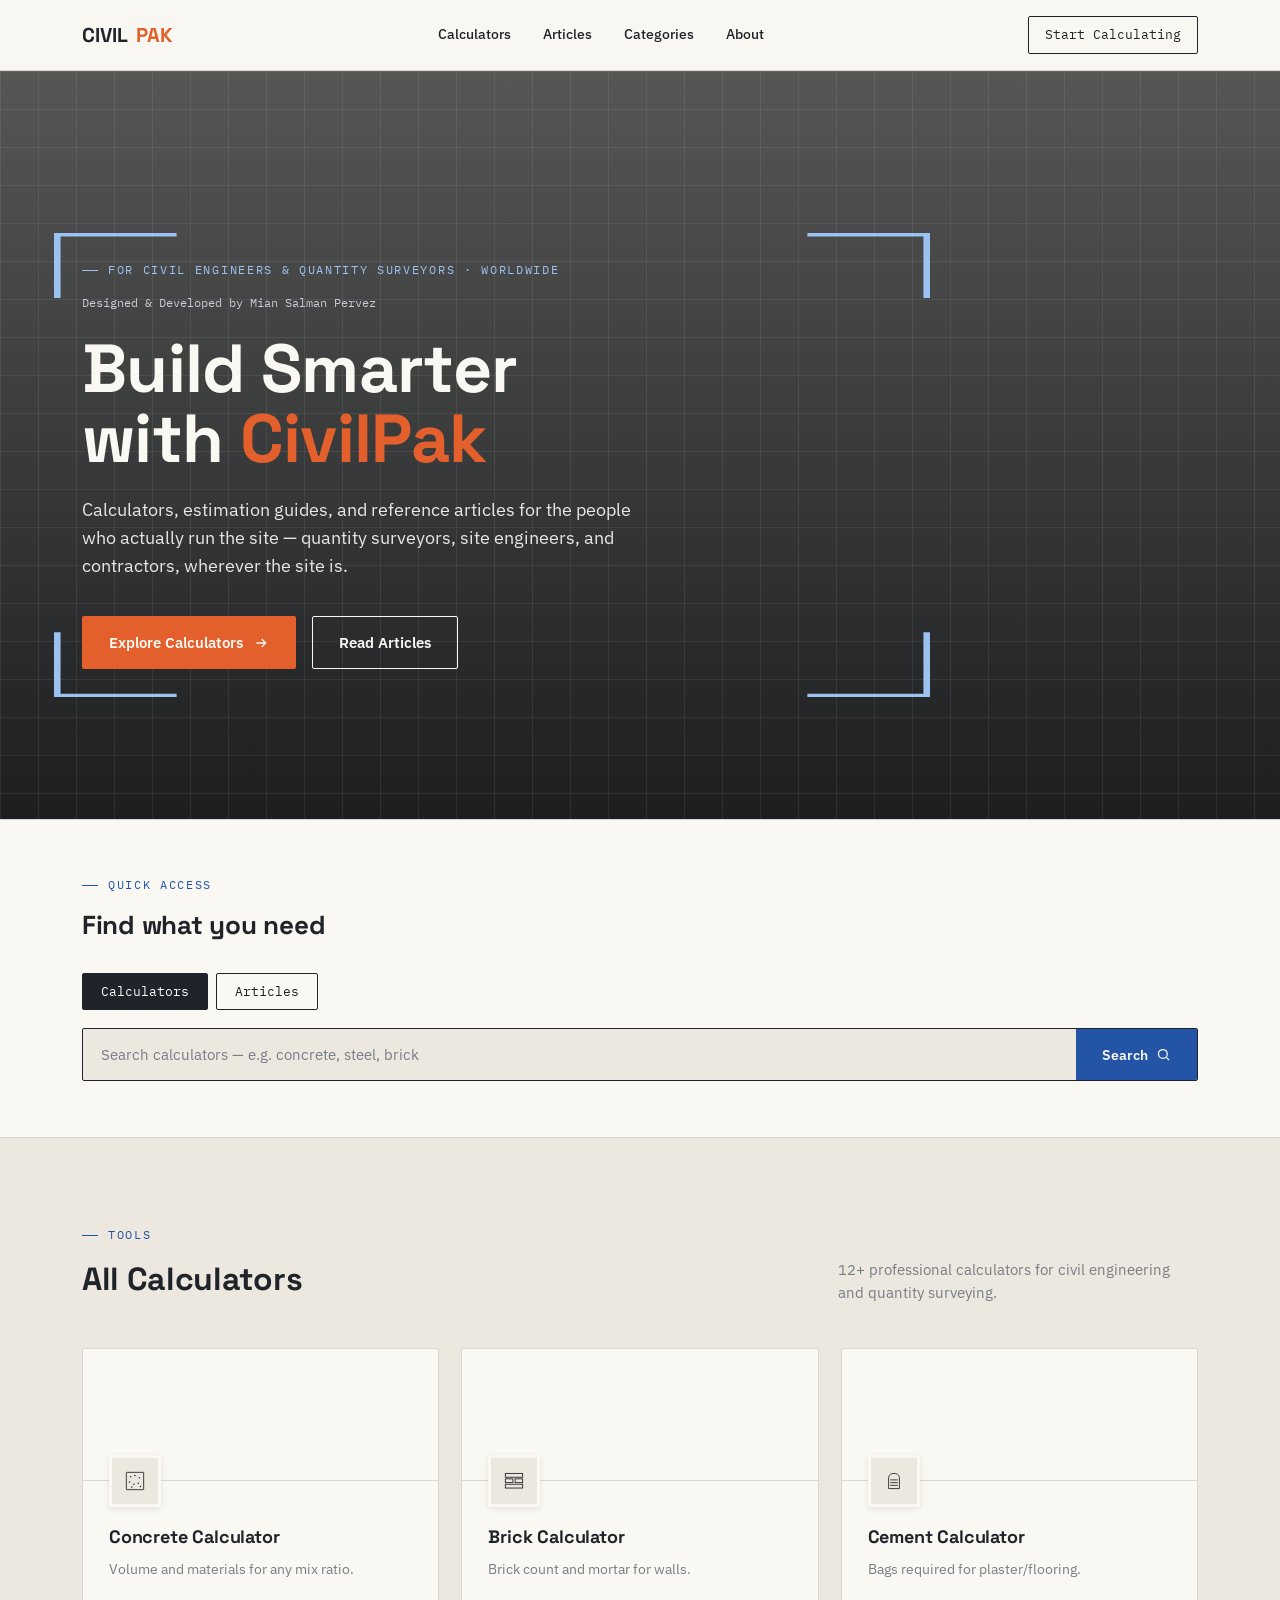
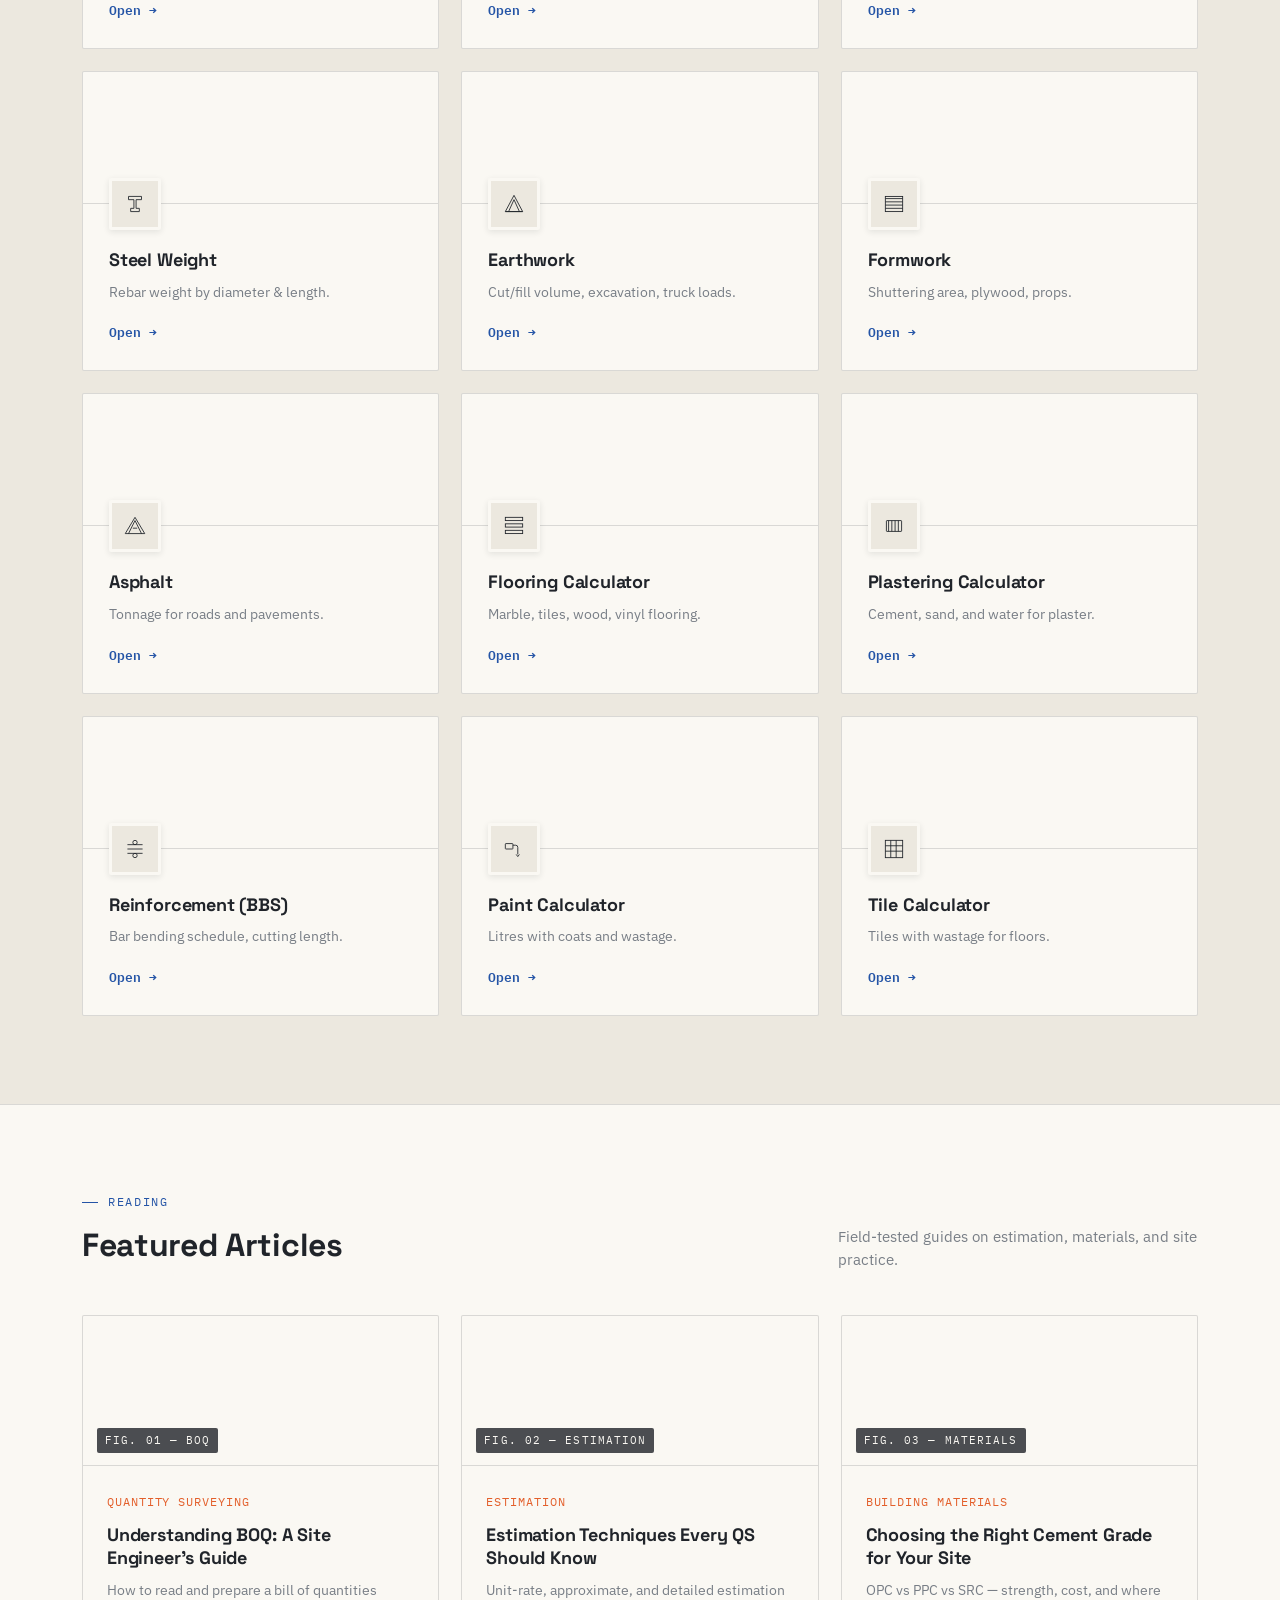
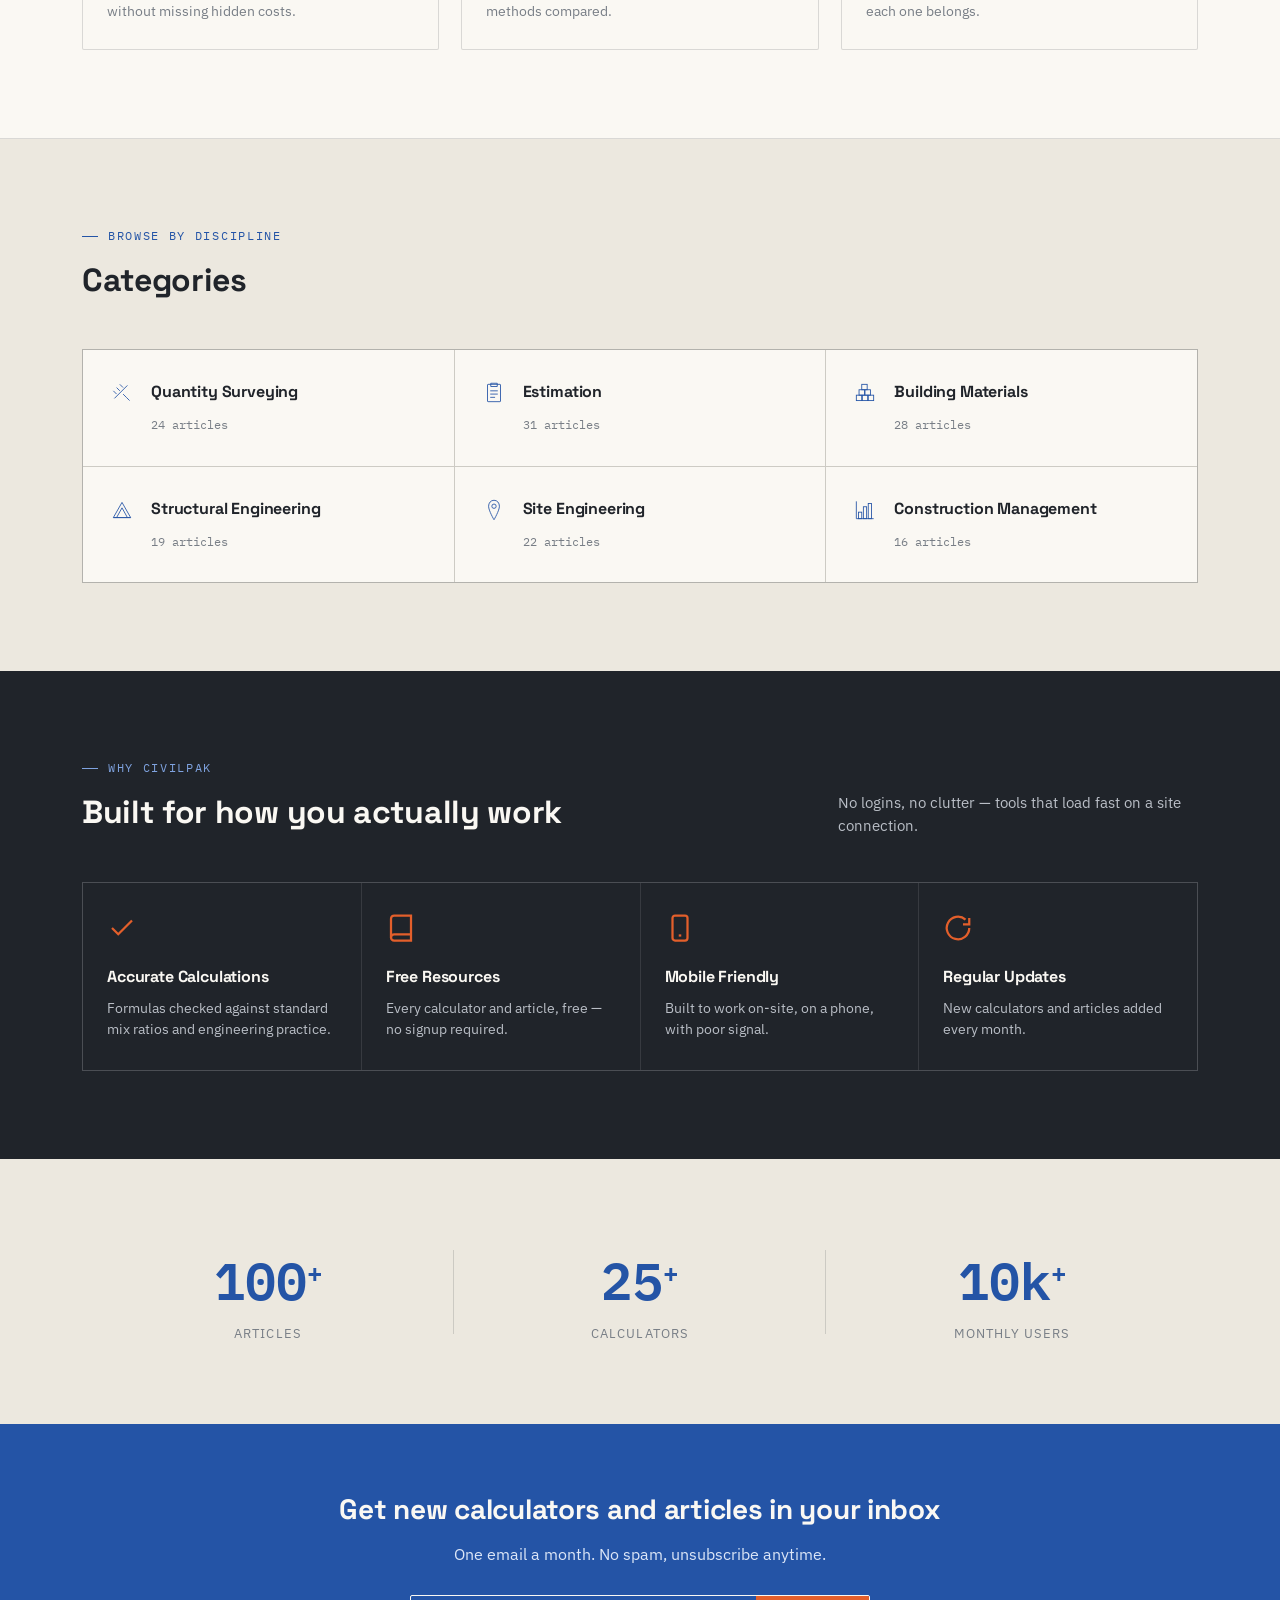
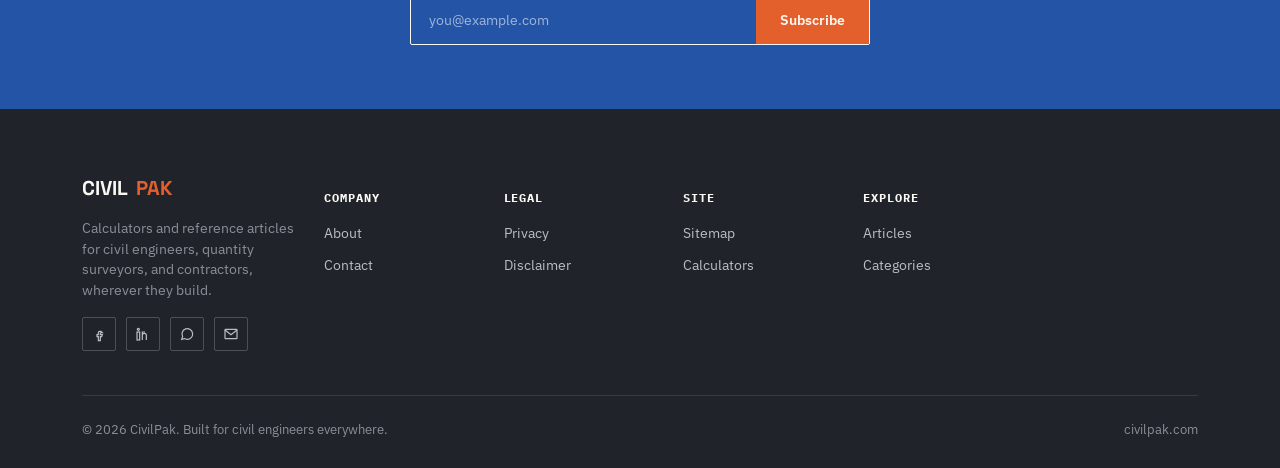
<file: index.html>
<!DOCTYPE html>
<html lang="en">
<head>
<meta charset="UTF-8">
<meta name="viewport" content="width=device-width, initial-scale=1.0">
<title>CivilPak — Build Smarter</title>
<link rel="preconnect" href="https://fonts.googleapis.com">
<link rel="preconnect" href="https://fonts.gstatic.com" crossorigin>
<link href="https://fonts.googleapis.com/css2?family=Space+Grotesk:wght@500;600;700&family=IBM+Plex+Sans:wght@400;500;600;700&family=IBM+Plex+Mono:wght@400;500;600&display=swap" rel="stylesheet">
<style>
  :root{
    --concrete:#ECE8DF;
    --chalk:#FAF8F3;
    --graphite:#20242A;
    --blueprint:#2454A6;
    --blueprint-soft:#2454A61a;
    --orange:#E35F2B;
    --steel:#787E86;
    --line:#20242A26;
    --radius:2px;
    --green:#2D7D46;
    --green-soft:#2D7D461a;
  }

  *{ box-sizing:border-box; }
  html{ scroll-behavior:smooth; }
  body{
    margin:0;
    background:var(--concrete);
    color:var(--graphite);
    font-family:'IBM Plex Sans', sans-serif;
    font-size:16px;
    line-height:1.55;
    -webkit-font-smoothing:antialiased;
  }
  h1,h2,h3{
    font-family:'Space Grotesk', sans-serif;
    margin:0;
    letter-spacing:-0.01em;
  }
  p{ margin:0; }
  a{ color:inherit; text-decoration:none; }
  ul{ margin:0; padding:0; list-style:none; }
  button{ font-family:inherit; cursor:pointer; }
  input{ font-family:inherit; }

  .eyebrow{
    font-family:'IBM Plex Mono', monospace;
    font-size:12px;
    letter-spacing:.14em;
    text-transform:uppercase;
    color:var(--blueprint);
    display:flex;
    align-items:center;
    gap:10px;
  }
  .eyebrow::before{
    content:"";
    width:16px;
    height:1px;
    background:var(--blueprint);
    display:inline-block;
  }

  .wrap{
    max-width:1180px;
    margin:0 auto;
    padding:0 32px;
  }

  .grid-bg{
    background-image:
      linear-gradient(var(--line) 1px, transparent 1px),
      linear-gradient(90deg, var(--line) 1px, transparent 1px);
    background-size:38px 38px;
  }

  .nav{
    position:sticky; top:0; z-index:50;
    background:rgba(250,248,243,.92);
    backdrop-filter:blur(6px);
    border-bottom:1px solid var(--line);
  }
  .nav-inner{
    max-width:1180px; margin:0 auto; padding:16px 32px;
    display:flex; align-items:center; justify-content:space-between;
  }
  .logo{
    font-family:'Space Grotesk', sans-serif;
    font-weight:700; font-size:20px;
    display:flex; align-items:center; gap:8px;
  }
  .logo .dot{ color:var(--orange); }
  .nav-links{ display:flex; gap:32px; font-size:14px; font-weight:500; }
  .nav-links a{ position:relative; }
  .nav-links a:hover{ color:var(--blueprint); }
  .nav-cta{
    font-family:'IBM Plex Mono', monospace;
    font-size:13px;
    border:1px solid var(--graphite);
    padding:8px 16px;
    border-radius:var(--radius);
  }
  .nav-cta:hover{ background:var(--graphite); color:var(--chalk); }

  .hero{
    position:relative;
    padding:190px 0 150px;
    overflow:hidden;
    color:var(--chalk);
  }
  .hero-photo{
    position:absolute; inset:0;
    background-image:url('https://images.unsplash.com/photo-1723367194881-fe2e53534170?fm=jpg&q=80&w=2600&auto=format&fit=crop');
    background-size:cover;
    background-position:center 40%;
  }
  .hero-scrim{
    position:absolute; inset:0;
    background:linear-gradient(180deg, rgba(15,17,20,.68) 0%, rgba(15,17,20,.82) 55%, rgba(15,17,20,.94) 100%);
  }
  .hero-grid{
    position:absolute; inset:0;
    background-image:
      linear-gradient(rgba(255,255,255,.07) 1px, transparent 1px),
      linear-gradient(90deg, rgba(255,255,255,.07) 1px, transparent 1px);
    background-size:38px 38px;
  }
  .hero .wrap{ position:relative; z-index:2; }
  .hero-frame{
    position:relative;
    max-width:820px;
  }
  .hero-frame svg.brackets{
    position:absolute;
    inset:-28px -28px -28px -28px;
    width:calc(100% + 56px);
    height:calc(100% + 56px);
    pointer-events:none;
  }
  .brackets path{
    stroke:#9CC2F2;
    stroke-width:1.5;
    fill:none;
    stroke-dasharray:220;
    stroke-dashoffset:220;
    animation:draw 1.1s ease forwards .15s;
  }
  @keyframes draw{ to{ stroke-dashoffset:0; } }
  .hero .eyebrow{ color:#9CC2F2; }
  .hero .eyebrow::before{ background:#9CC2F2; }
  .credit-line{
    font-family:'IBM Plex Mono', monospace;
    font-size:12px;
    color:#C7CDD5;
    margin-top:14px;
  }
  .hero h1{
    font-size:clamp(38px, 6vw, 68px);
    font-weight:700;
    line-height:1.03;
    margin:22px 0 22px;
    color:var(--chalk);
  }
  .hero h1 .accent{ color:var(--orange); }
  .hero p.sub{
    font-size:18px;
    color:#E4E7EB;
    max-width:560px;
    margin-bottom:36px;
  }
  .cta-row{ display:flex; gap:16px; flex-wrap:wrap; }
  .btn{
    font-weight:600;
    font-size:15px;
    padding:14px 26px;
    border-radius:var(--radius);
    display:inline-flex; align-items:center; gap:10px;
    border:1px solid transparent;
    transition:transform .15s ease, box-shadow .15s ease;
  }
  .btn:hover{ transform:translateY(-2px); }
  .btn-primary{ background:var(--orange); color:var(--chalk); }
  .btn-primary:hover{ box-shadow:0 6px 0 0 #00000040; }
  .btn-secondary{ background:transparent; color:var(--chalk); border:1px solid var(--chalk); }
  .btn-secondary:hover{ background:var(--chalk); color:var(--graphite); }

  .search{
    background:var(--chalk);
    border-top:1px solid var(--line);
    border-bottom:1px solid var(--line);
    padding:56px 0;
  }
  .search-head{ display:flex; align-items:baseline; justify-content:space-between; margin-bottom:28px; flex-wrap:wrap; gap:12px; }
  .search-head h2{ font-size:26px; }
  .tabs{ display:flex; gap:8px; margin-bottom:18px; }
  .tab{
    font-family:'IBM Plex Mono', monospace;
    font-size:13px;
    padding:9px 18px;
    border:1px solid var(--graphite);
    border-radius:var(--radius);
    background:transparent;
    color:var(--graphite);
  }
  .tab[aria-selected="true"]{ background:var(--graphite); color:var(--chalk); }
  .search-box{
    display:flex;
    border:1.5px solid var(--graphite);
    border-radius:var(--radius);
    overflow:hidden;
    background:var(--concrete);
  }
  .search-box input{
    flex:1; border:none; background:transparent; padding:16px 18px;
    font-size:15px; color:var(--graphite); outline:none;
  }
  .search-box input::placeholder{ color:var(--steel); }
  .search-box button{
    border:none; background:var(--blueprint); color:var(--chalk);
    padding:0 26px; font-weight:600; font-size:14px;
    display:flex; align-items:center; gap:8px;
  }
  .search-box button:hover{ background:#1c407f; }

  .section{ padding:88px 0; }
  .section-head{
    display:flex; justify-content:space-between; align-items:flex-end;
    margin-bottom:44px; flex-wrap:wrap; gap:16px;
  }
  .section-head h2{ font-size:32px; margin-top:10px; }
  .section-head .desc{ color:var(--steel); font-size:15px; max-width:360px; }

  .calc-grid{
    display:grid;
    grid-template-columns:repeat(3, 1fr);
    gap:22px;
  }
  .calc-card{
    background:var(--chalk);
    border:1px solid var(--line);
    border-radius:var(--radius);
    overflow:hidden;
    transition:transform .18s ease, border-color .18s ease;
    opacity:0; transform:translateY(16px);
  }
  .calc-card.in-view{ opacity:1; transform:translateY(0); transition:opacity .5s ease, transform .5s ease; }
  .calc-card:hover{ transform:translateY(-4px); border-color:var(--blueprint); }
  .calc-photo{
    height:132px;
    background-size:cover;
    background-position:center;
    border-bottom:1px solid var(--line);
  }
  .calc-body{ padding:0 26px 26px; }
  .calc-icon{
    width:52px; height:52px;
    border-radius:var(--radius);
    display:flex; align-items:center; justify-content:center;
    margin-top:-26px;
    margin-bottom:16px;
    background:var(--concrete);
    border:3px solid var(--chalk);
    box-shadow:0 2px 6px #20242a1a;
  }
  .calc-icon svg{ width:26px; height:26px; stroke:var(--graphite); }
  .calc-card h3{ font-size:18px; margin-bottom:8px; }
  .calc-card p{ font-size:14px; color:var(--steel); margin-bottom:16px; }
  .calc-link{
    font-family:'IBM Plex Mono', monospace;
    font-size:12.5px; color:var(--blueprint); font-weight:600;
    display:inline-flex; align-items:center; gap:6px;
    cursor:pointer;
    border:none;
    background:none;
    padding:0;
  }
  .calc-card:hover .calc-link{ text-decoration:underline; }

  .modal-overlay {
    display:none;
    position:fixed;
    inset:0;
    background:rgba(0,0,0,.7);
    z-index:1000;
    align-items:center;
    justify-content:center;
    padding:20px;
    backdrop-filter:blur(4px);
  }
  .modal-overlay.active{ display:flex; }
  .modal {
    background:var(--chalk);
    max-width:600px;
    width:100%;
    border-radius:var(--radius);
    padding:40px 36px;
    max-height:90vh;
    overflow-y:auto;
    border:1px solid var(--line);
    position:relative;
    animation:modalIn .3s ease;
  }
  @keyframes modalIn {
    from{ opacity:0; transform:scale(.96) translateY(12px); }
    to{ opacity:1; transform:scale(1) translateY(0); }
  }
  .modal-close {
    position:absolute;
    top:16px; right:20px;
    font-size:28px;
    background:none;
    border:none;
    color:var(--steel);
    cursor:pointer;
    line-height:1;
  }
  .modal-close:hover{ color:var(--graphite); }
  .modal h2{ font-size:26px; margin-bottom:8px; }
  .modal .subtitle{ color:var(--steel); font-size:14px; margin-bottom:24px; }
  .form-group{ margin-bottom:18px; }
  .form-group label{ display:block; font-weight:600; font-size:14px; margin-bottom:5px; }
  .form-group input, .form-group select{
    width:100%;
    padding:12px 14px;
    border:1.5px solid var(--line);
    border-radius:var(--radius);
    font-size:15px;
    background:var(--concrete);
    transition:border .15s;
  }
  .form-group input:focus, .form-group select:focus{
    outline:none;
    border-color:var(--blueprint);
  }
  .result-box{
    background:var(--blueprint-soft);
    padding:20px 22px;
    border-radius:var(--radius);
    margin-top:20px;
    border-left:4px solid var(--blueprint);
  }
  .result-box h4{
    font-size:13px;
    text-transform:uppercase;
    letter-spacing:.06em;
    color:var(--steel);
    margin-bottom:8px;
  }
  .result-box .value{
    font-family:'IBM Plex Mono', monospace;
    font-size:28px;
    font-weight:600;
    color:var(--graphite);
  }
  .result-box .value small{
    font-size:16px;
    font-weight:400;
    color:var(--steel);
    margin-left:8px;
  }
  .result-detail{
    display:grid;
    grid-template-columns:1fr 1fr;
    gap:8px;
    margin-top:10px;
    font-size:14px;
  }
  .result-detail span{ color:var(--steel); }
  .result-detail strong{ color:var(--graphite); }
  .btn-calc{
    background:var(--blueprint);
    color:var(--chalk);
    border:none;
    padding:14px 28px;
    font-weight:600;
    font-size:15px;
    border-radius:var(--radius);
    width:100%;
    transition:background .15s;
  }
  .btn-calc:hover{ background:#1c407f; }

  .article-grid{
    display:grid;
    grid-template-columns:repeat(3, 1fr);
    gap:22px;
  }
  .article-card{
    background:var(--chalk);
    border:1px solid var(--line);
    border-radius:var(--radius);
    overflow:hidden;
    opacity:0; transform:translateY(16px);
  }
  .article-card.in-view{ opacity:1; transform:translateY(0); transition:opacity .5s ease, transform .5s ease; }
  .article-thumb{
    height:150px;
    background-size:cover;
    background-position:center;
    border-bottom:1px solid var(--line);
    display:flex; align-items:flex-end;
    padding:12px 14px;
  }
  .article-thumb .tag{
    font-family:'IBM Plex Mono', monospace;
    font-size:11px; letter-spacing:.1em; color:var(--chalk);
    background:#20242acc;
    padding:4px 8px;
    border-radius:var(--radius);
  }
  .article-body{ padding:22px 24px 26px; }
  .article-body .cat{
    font-family:'IBM Plex Mono', monospace;
    font-size:11.5px; color:var(--orange); text-transform:uppercase; letter-spacing:.08em;
  }
  .article-body h3{ font-size:18px; margin:10px 0 10px; line-height:1.3; }
  .article-body p{ font-size:14px; color:var(--steel); }

  .cat-grid{
    display:grid;
    grid-template-columns:repeat(3, 1fr);
    gap:1px;
    background:var(--line);
    border:1px solid var(--line);
  }
  .cat-item{
    background:var(--chalk);
    padding:30px 26px;
    display:flex; gap:16px; align-items:flex-start;
    transition:background .15s ease;
  }
  .cat-item:hover{ background:var(--concrete); }
  .cat-icon svg{ width:26px; height:26px; stroke:var(--blueprint); flex-shrink:0; }
  .cat-item h3{ font-size:16px; margin-bottom:6px; }
  .cat-item .count{
    font-family:'IBM Plex Mono', monospace;
    font-size:12px; color:var(--steel);
  }

  .why{ background:var(--graphite); color:var(--chalk); }
  .why .eyebrow{ color:#7FA3E0; }
  .why .eyebrow::before{ background:#7FA3E0; }
  .why .section-head h2{ color:var(--chalk); }
  .why .section-head .desc{ color:#B9BEC6; }
  .why-grid{
    display:grid; grid-template-columns:repeat(4, 1fr); gap:1px;
    background:#ffffff1a; border:1px solid #ffffff1a;
  }
  .why-item{ background:var(--graphite); padding:30px 24px; }
  .why-item svg{ width:30px; height:30px; stroke:var(--orange); margin-bottom:16px; }
  .why-item h3{ font-size:16px; margin-bottom:8px; }
  .why-item p{ font-size:13.5px; color:#B9BEC6; }

  .stats{ padding:80px 0; }
  .stats-grid{
    display:grid; grid-template-columns:repeat(3, 1fr);
    gap:0;
  }
  .stat{
    text-align:center; padding:0 20px; position:relative;
  }
  .stat:not(:last-child)::after{
    content:""; position:absolute; right:0; top:10%; bottom:10%; width:1px;
    background:var(--line);
  }
  .stat .num{
    font-family:'IBM Plex Mono', monospace;
    font-weight:600;
    font-size:clamp(34px, 5vw, 52px);
    color:var(--blueprint);
    display:block;
  }
  .stat .num sup{ font-size:.5em; top:-.6em; }
  .stat .label{
    margin-top:8px;
    font-size:13px;
    letter-spacing:.08em;
    text-transform:uppercase;
    color:var(--steel);
  }

  .newsletter{
    background:var(--blueprint);
    color:var(--chalk);
    padding:64px 0;
    text-align:center;
  }
  .newsletter h2{ font-size:28px; margin-bottom:10px; }
  .newsletter p{ color:#DCE6F7; margin-bottom:28px; }
  .news-form{
    display:flex; max-width:460px; margin:0 auto;
    border:1.5px solid var(--chalk);
    border-radius:var(--radius);
    overflow:hidden;
  }
  .news-form input{
    flex:1; border:none; background:transparent; color:var(--chalk);
    padding:15px 18px; font-size:14px; outline:none;
  }
  .news-form input::placeholder{ color:#DCE6F7aa; }
  .news-form button{
    border:none; background:var(--orange); color:var(--chalk);
    font-weight:600; padding:0 24px; font-size:14px;
  }

  .footer{ background:var(--graphite); color:#B9BEC6; padding:64px 0 28px; }
  .footer-top{
    display:grid; grid-template-columns:1.4fr repeat(5, 1fr);
    gap:24px; padding-bottom:44px; border-bottom:1px solid #ffffff1a;
  }
  .footer-brand .logo{ color:var(--chalk); }
  .footer-brand p{ font-size:13.5px; margin-top:14px; max-width:240px; color:#8A8F98; }
  .footer-col h4{
    font-family:'IBM Plex Mono', monospace;
    font-size:12px; text-transform:uppercase; letter-spacing:.08em;
    color:var(--chalk); margin-bottom:16px;
  }
  .footer-col a{ display:block; font-size:14px; margin-bottom:10px; color:#B9BEC6; }
  .footer-col a:hover{ color:var(--chalk); }
  .social-row{ display:flex; gap:10px; margin-top:16px; }
  .social-row a{
    width:34px; height:34px; border:1px solid #ffffff33; border-radius:var(--radius);
    display:flex; align-items:center; justify-content:center;
  }
  .social-row a:hover{ border-color:var(--orange); color:var(--orange); }
  .social-row svg{ width:16px; height:16px; stroke:currentColor; }
  .footer-bottom{
    display:flex; justify-content:space-between; padding-top:24px;
    font-size:12.5px; color:#8A8F98; flex-wrap:wrap; gap:10px;
  }

  @media (max-width:860px){
    .nav-links{ display:none; }
    .calc-grid, .article-grid, .cat-grid, .why-grid, .stats-grid{ grid-template-columns:repeat(2, 1fr); }
    .footer-top{ grid-template-columns:repeat(2, 1fr); }
  }
  @media (max-width:560px){
    .wrap{ padding:0 20px; }
    .calc-grid, .article-grid, .cat-grid, .why-grid, .stats-grid{ grid-template-columns:1fr; }
    .stat:not(:last-child)::after{ display:none; }
    .footer-top{ grid-template-columns:1fr; }
    .cta-row{ flex-direction:column; }
    .btn{ justify-content:center; }
    .modal{ padding:28px 20px; }
    .result-detail{ grid-template-columns:1fr; }
  }

  @media (prefers-reduced-motion: reduce){
    html{ scroll-behavior:auto; }
    .brackets path{ animation:none; stroke-dashoffset:0; }
    .calc-card, .article-card{ opacity:1; transform:none; transition:none; }
    .btn:hover{ transform:none; }
  }
</style>
</head>
<body>

<nav class="nav">
  <div class="nav-inner">
    <div class="logo">CIVIL<span class="dot">PAK</span></div>
    <div class="nav-links">
      <a href="#calculators">Calculators</a>
      <a href="#articles">Articles</a>
      <a href="#categories">Categories</a>
      <a href="#why">About</a>
    </div>
    <a href="#calculators" class="nav-cta">Start Calculating</a>
  </div>
</nav>

<!-- HERO -->
<header class="hero">
  <div class="hero-photo"></div>
  <div class="hero-scrim"></div>
  <div class="hero-grid"></div>
  <div class="wrap">
    <div class="hero-frame">
      <svg class="brackets" viewBox="0 0 100 100" preserveAspectRatio="none">
        <path d="M0,14 L0,0 L14,0" />
        <path d="M100,14 L100,0 L86,0" />
        <path d="M0,86 L0,100 L14,100" />
        <path d="M100,86 L100,100 L86,100" />
      </svg>
      <span class="eyebrow">FOR CIVIL ENGINEERS &amp; QUANTITY SURVEYORS · WORLDWIDE</span>
      <p class="credit-line">Designed &amp; Developed by Mian Salman Pervez</p>
      <h1>Build Smarter<br>with <span class="accent">CivilPak</span></h1>
      <p class="sub">Calculators, estimation guides, and reference articles for the people who actually run the site — quantity surveyors, site engineers, and contractors, wherever the site is.</p>
      <div class="cta-row">
        <a href="#calculators" class="btn btn-primary">
          Explore Calculators
          <svg width="16" height="16" viewBox="0 0 24 24" fill="none" stroke="currentColor" stroke-width="2"><path d="M5 12h14M13 6l6 6-6 6"/></svg>
        </a>
        <a href="#articles" class="btn btn-secondary">Read Articles</a>
      </div>
    </div>
  </div>
</header>

<!-- SEARCH -->
<section class="search">
  <div class="wrap">
    <div class="search-head">
      <div>
        <span class="eyebrow">QUICK ACCESS</span>
        <h2 style="margin-top:10px;">Find what you need</h2>
      </div>
    </div>
    <div class="tabs" role="tablist">
      <button class="tab" id="tab-calc" aria-selected="true" onclick="switchTab('calc')">Calculators</button>
      <button class="tab" id="tab-art" aria-selected="false" onclick="switchTab('art')">Articles</button>
    </div>
    <div class="search-box">
      <input id="search-input" type="text" placeholder="Search calculators — e.g. concrete, steel, brick">
      <button onclick="filterCalculators()">
        Search
        <svg width="15" height="15" viewBox="0 0 24 24" fill="none" stroke="currentColor" stroke-width="2"><circle cx="11" cy="11" r="7"/><path d="M21 21l-4.3-4.3"/></svg>
      </button>
    </div>
  </div>
</section>

<!-- CALCULATORS -->
<section class="section" id="calculators">
  <div class="wrap">
    <div class="section-head">
      <div>
        <span class="eyebrow">TOOLS</span>
        <h2>All Calculators</h2>
      </div>
      <p class="desc">12+ professional calculators for civil engineering and quantity surveying.</p>
    </div>
    <div class="calc-grid" id="calcGrid">

      <!-- 1. Concrete -->
      <div class="calc-card" data-calc="concrete">
        <div class="calc-photo" style="background-image:url('https://images.unsplash.com/photo-1531834685032-c34bf0d84c77?fm=jpg&q=70&w=1200&auto=format&fit=crop');"></div>
        <div class="calc-body">
          <div class="calc-icon"><svg viewBox="0 0 48 48" fill="none" stroke-width="1.6"><rect x="8" y="8" width="32" height="32" rx="1"/><circle cx="16" cy="16" r="1.4" fill="currentColor" stroke="none"/><circle cx="24" cy="14" r="1.4" fill="currentColor" stroke="none"/><circle cx="32" cy="18" r="1.4" fill="currentColor" stroke="none"/><circle cx="14" cy="26" r="1.4" fill="currentColor" stroke="none"/><circle cx="22" cy="30" r="1.4" fill="currentColor" stroke="none"/><circle cx="30" cy="28" r="1.4" fill="currentColor" stroke="none"/><circle cx="34" cy="34" r="1.4" fill="currentColor" stroke="none"/><circle cx="18" cy="35" r="1.4" fill="currentColor" stroke="none"/></svg></div>
          <h3>Concrete Calculator</h3>
          <p>Volume and materials for any mix ratio.</p>
          <button class="calc-link" onclick="openCalculator('concrete')">Open →</button>
        </div>
      </div>

      <!-- 2. Brick -->
      <div class="calc-card" data-calc="brick">
        <div class="calc-photo" style="background-image:url('https://images.unsplash.com/photo-1704005445445-2747074be8ac?fm=jpg&q=70&w=1200&auto=format&fit=crop');"></div>
        <div class="calc-body">
          <div class="calc-icon"><svg viewBox="0 0 48 48" fill="none" stroke-width="1.6"><rect x="8" y="10" width="32" height="7"/><rect x="8" y="20" width="14" height="7"/><rect x="26" y="20" width="14" height="7"/><rect x="8" y="30" width="32" height="7"/></svg></div>
          <h3>Brick Calculator</h3>
          <p>Brick count and mortar for walls.</p>
          <button class="calc-link" onclick="openCalculator('brick')">Open →</button>
        </div>
      </div>

      <!-- 3. Cement -->
      <div class="calc-card" data-calc="cement">
        <div class="calc-photo" style="background-image:url('https://images.unsplash.com/photo-1575722290270-626b0208df99?fm=jpg&q=70&w=1200&auto=format&fit=crop');"></div>
        <div class="calc-body">
          <div class="calc-icon"><svg viewBox="0 0 48 48" fill="none" stroke-width="1.6"><path d="M14 18 L14 38 L34 38 L34 18 C34 12 28 10 24 10 C20 10 14 12 14 18Z"/><path d="M17 22h14M17 27h14M17 32h14"/></svg></div>
          <h3>Cement Calculator</h3>
          <p>Bags required for plaster/flooring.</p>
          <button class="calc-link" onclick="openCalculator('cement')">Open →</button>
        </div>
      </div>

      <!-- 4. Steel -->
      <div class="calc-card" data-calc="steel">
        <div class="calc-photo" style="background-image:url('https://images.unsplash.com/photo-1763771420303-0f11ccf613d1?fm=jpg&q=70&w=1200&auto=format&fit=crop');"></div>
        <div class="calc-body">
          <div class="calc-icon"><svg viewBox="0 0 48 48" fill="none" stroke-width="1.6"><path d="M12 10h24v6H26v16h6v6H16v-6h6V16H12z"/></svg></div>
          <h3>Steel Weight</h3>
          <p>Rebar weight by diameter & length.</p>
          <button class="calc-link" onclick="openCalculator('steel')">Open →</button>
        </div>
      </div>

      <!-- 5. Earthwork -->
      <div class="calc-card" data-calc="earthwork">
        <div class="calc-photo" style="background-image:url('https://images.unsplash.com/photo-1581094794329-c8112a89af12?fm=jpg&q=70&w=1200&auto=format&fit=crop');"></div>
        <div class="calc-body">
          <div class="calc-icon"><svg viewBox="0 0 48 48" fill="none" stroke-width="1.6"><path d="M8 38 L24 8 L40 38 Z"/><path d="M14 38 L24 16 L34 38"/><path d="M8 38h32"/></svg></div>
          <h3>Earthwork</h3>
          <p>Cut/fill volume, excavation, truck loads.</p>
          <button class="calc-link" onclick="openCalculator('earthwork')">Open →</button>
        </div>
      </div>

      <!-- 6. Formwork -->
      <div class="calc-card" data-calc="formwork">
        <div class="calc-photo" style="background-image:url('https://images.unsplash.com/photo-1541888946425-d81bb19240f5?fm=jpg&q=70&w=1200&auto=format&fit=crop');"></div>
        <div class="calc-body">
          <div class="calc-icon"><svg viewBox="0 0 48 48" fill="none" stroke-width="1.6"><rect x="8" y="10" width="32" height="28"/><path d="M8 14h32M8 20h32M8 26h32M8 32h32"/></svg></div>
          <h3>Formwork</h3>
          <p>Shuttering area, plywood, props.</p>
          <button class="calc-link" onclick="openCalculator('formwork')">Open →</button>
        </div>
      </div>

      <!-- 7. Asphalt -->
      <div class="calc-card" data-calc="asphalt">
        <div class="calc-photo" style="background-image:url('https://images.unsplash.com/photo-1580587771525-78b9dba3b914?fm=jpg&q=70&w=1200&auto=format&fit=crop');"></div>
        <div class="calc-body">
          <div class="calc-icon"><svg viewBox="0 0 48 48" fill="none" stroke-width="1.6"><path d="M6 38 L24 8 L42 38"/><path d="M12 38 L24 14 L36 38"/><path d="M6 38h36"/><path d="M20 28h8"/></svg></div>
          <h3>Asphalt</h3>
          <p>Tonnage for roads and pavements.</p>
          <button class="calc-link" onclick="openCalculator('asphalt')">Open →</button>
        </div>
      </div>

      <!-- 8. Flooring -->
      <div class="calc-card" data-calc="flooring">
        <div class="calc-photo" style="background-image:url('https://images.unsplash.com/photo-1558618666-fcd25c85f63d?fm=jpg&q=70&w=1200&auto=format&fit=crop');"></div>
        <div class="calc-body">
          <div class="calc-icon"><svg viewBox="0 0 48 48" fill="none" stroke-width="1.6"><rect x="8" y="8" width="32" height="6"/><rect x="8" y="20" width="32" height="6"/><rect x="8" y="32" width="32" height="6"/></svg></div>
          <h3>Flooring Calculator</h3>
          <p>Marble, tiles, wood, vinyl flooring.</p>
          <button class="calc-link" onclick="openCalculator('flooring')">Open →</button>
        </div>
      </div>

      <!-- 9. Plastering -->
      <div class="calc-card" data-calc="plastering">
        <div class="calc-photo" style="background-image:url('https://images.unsplash.com/photo-1581858727109-9b8786ae9445?fm=jpg&q=70&w=1200&auto=format&fit=crop');"></div>
        <div class="calc-body">
          <div class="calc-icon"><svg viewBox="0 0 48 48" fill="none" stroke-width="1.6"><rect x="10" y="14" width="28" height="20" rx="1"/><path d="M14 14v20M20 14v20M26 14v20M32 14v20"/></svg></div>
          <h3>Plastering Calculator</h3>
          <p>Cement, sand, and water for plaster.</p>
          <button class="calc-link" onclick="openCalculator('plastering')">Open →</button>
        </div>
      </div>

      <!-- 10. Reinforcement (BBS) -->
      <div class="calc-card" data-calc="reinforcement">
        <div class="calc-photo" style="background-image:url('https://images.unsplash.com/photo-1558618666-fcd25c85f63d?fm=jpg&q=70&w=1200&auto=format&fit=crop');"></div>
        <div class="calc-body">
          <div class="calc-icon"><svg viewBox="0 0 48 48" fill="none" stroke-width="1.6"><path d="M10 24 L38 24"/><path d="M10 16 L38 16"/><path d="M10 32 L38 32"/><circle cx="24" cy="12" r="4"/><circle cx="24" cy="36" r="4"/></svg></div>
          <h3>Reinforcement (BBS)</h3>
          <p>Bar bending schedule, cutting length.</p>
          <button class="calc-link" onclick="openCalculator('reinforcement')">Open →</button>
        </div>
      </div>

      <!-- 11. Paint -->
      <div class="calc-card" data-calc="paint">
        <div class="calc-photo" style="background-image:url('https://images.unsplash.com/photo-1675191863404-e1db618d6655?fm=jpg&q=70&w=1200&auto=format&fit=crop');"></div>
        <div class="calc-body">
          <div class="calc-icon"><svg viewBox="0 0 48 48" fill="none" stroke-width="1.6"><rect x="8" y="14" width="14" height="10" rx="1"/><path d="M22 17h5a4 4 0 0 1 4 4v13"/><path d="M28 34l3 4 3-4"/></svg></div>
          <h3>Paint Calculator</h3>
          <p>Litres with coats and wastage.</p>
          <button class="calc-link" onclick="openCalculator('paint')">Open →</button>
        </div>
      </div>

      <!-- 12. Tile -->
      <div class="calc-card" data-calc="tile">
        <div class="calc-photo" style="background-image:url('https://images.unsplash.com/photo-1523350165414-082d792c4bcc?fm=jpg&q=70&w=1200&auto=format&fit=crop');"></div>
        <div class="calc-body">
          <div class="calc-icon"><svg viewBox="0 0 48 48" fill="none" stroke-width="1.6"><rect x="8" y="8" width="32" height="32"/><path d="M8 18h32M8 28h32M18 8v32M28 8v32"/></svg></div>
          <h3>Tile Calculator</h3>
          <p>Tiles with wastage for floors.</p>
          <button class="calc-link" onclick="openCalculator('tile')">Open →</button>
        </div>
      </div>

    </div>
  </div>
</section>

<!-- MODAL -->
<div class="modal-overlay" id="calcModal">
  <div class="modal">
    <button class="modal-close" onclick="closeModal()">×</button>
    <h2 id="modalTitle">Calculator</h2>
    <p class="subtitle" id="modalSubtitle">Enter values to calculate</p>
    <div id="modalContent"></div>
    <button class="btn-calc" onclick="calculate()">Calculate Now</button>
    <div class="result-box" id="resultBox" style="display:none;">
      <h4>Results</h4>
      <div class="value" id="resultValue">0 <small>units</small></div>
      <div class="result-detail" id="resultDetail"></div>
    </div>
  </div>
</div>

<!-- ARTICLES -->
<section class="section" id="articles" style="background:var(--chalk); border-top:1px solid var(--line); border-bottom:1px solid var(--line);">
  <div class="wrap">
    <div class="section-head">
      <div><span class="eyebrow">READING</span><h2>Featured Articles</h2></div>
      <p class="desc">Field-tested guides on estimation, materials, and site practice.</p>
    </div>
    <div class="article-grid">
      <div class="article-card">
        <div class="article-thumb" style="background-image:url('https://images.unsplash.com/photo-1721244654394-36a7bc2da288?fm=jpg&q=70&w=1200&auto=format&fit=crop');"><span class="tag">FIG. 01 — BOQ</span></div>
        <div class="article-body"><span class="cat">Quantity Surveying</span><h3>Understanding BOQ: A Site Engineer's Guide</h3><p>How to read and prepare a bill of quantities without missing hidden costs.</p></div>
      </div>
      <div class="article-card">
        <div class="article-thumb" style="background-image:url('https://images.unsplash.com/photo-1503387837-b154d5074bd2?fm=jpg&q=70&w=1200&auto=format&fit=crop');"><span class="tag">FIG. 02 — ESTIMATION</span></div>
        <div class="article-body"><span class="cat">Estimation</span><h3>Estimation Techniques Every QS Should Know</h3><p>Unit-rate, approximate, and detailed estimation methods compared.</p></div>
      </div>
      <div class="article-card">
        <div class="article-thumb" style="background-image:url('https://images.unsplash.com/photo-1560780552-ba54683cb263?fm=jpg&q=70&w=1200&auto=format&fit=crop');"><span class="tag">FIG. 03 — MATERIALS</span></div>
        <div class="article-body"><span class="cat">Building Materials</span><h3>Choosing the Right Cement Grade for Your Site</h3><p>OPC vs PPC vs SRC — strength, cost, and where each one belongs.</p></div>
      </div>
    </div>
  </div>
</section>

<!-- CATEGORIES -->
<section class="section" id="categories">
  <div class="wrap">
    <div class="section-head"><div><span class="eyebrow">BROWSE BY DISCIPLINE</span><h2>Categories</h2></div></div>
    <div class="cat-grid">
      <div class="cat-item"><div class="cat-icon"><svg viewBox="0 0 48 48" fill="none" stroke-width="1.6"><path d="M10 34 L34 10 M14 14l6 6M20 8l6 6M8 20l6 6M26 26l6 6M32 32l6 6"/></svg></div><div><h3>Quantity Surveying</h3><span class="count">24 articles</span></div></div>
      <div class="cat-item"><div class="cat-icon"><svg viewBox="0 0 48 48" fill="none" stroke-width="1.6"><rect x="12" y="8" width="24" height="32" rx="1"/><path d="M18 6h12v6H18z"/><path d="M17 20h14M17 26h14M17 32h9"/></svg></div><div><h3>Estimation</h3><span class="count">31 articles</span></div></div>
      <div class="cat-item"><div class="cat-icon"><svg viewBox="0 0 48 48" fill="none" stroke-width="1.6"><rect x="8" y="28" width="10" height="10"/><rect x="19" y="28" width="10" height="10"/><rect x="30" y="28" width="10" height="10"/><rect x="13" y="18" width="10" height="10"/><rect x="24" y="18" width="10" height="10"/><rect x="18" y="8" width="10" height="10"/></svg></div><div><h3>Building Materials</h3><span class="count">28 articles</span></div></div>
      <div class="cat-item"><div class="cat-icon"><svg viewBox="0 0 48 48" fill="none" stroke-width="1.6"><path d="M8 38 L24 10 L40 38 Z M14 38 L24 20 L34 38 M8 38h32"/></svg></div><div><h3>Structural Engineering</h3><span class="count">19 articles</span></div></div>
      <div class="cat-item"><div class="cat-icon"><svg viewBox="0 0 48 48" fill="none" stroke-width="1.6"><path d="M24 6c-6 0-10 5-10 11 0 8 10 25 10 25s10-17 10-25c0-6-4-11-10-11z"/><circle cx="24" cy="17" r="4"/></svg></div><div><h3>Site Engineering</h3><span class="count">22 articles</span></div></div>
      <div class="cat-item"><div class="cat-icon"><svg viewBox="0 0 48 48" fill="none" stroke-width="1.6"><path d="M8 40V8M8 40h32"/><rect x="12" y="28" width="6" height="12"/><rect x="21" y="18" width="6" height="22"/><rect x="30" y="12" width="6" height="28"/></svg></div><div><h3>Construction Management</h3><span class="count">16 articles</span></div></div>
    </div>
  </div>
</section>

<!-- WHY -->
<section class="section why" id="why">
  <div class="wrap">
    <div class="section-head"><div><span class="eyebrow">WHY CIVILPAK</span><h2>Built for how you actually work</h2></div><p class="desc">No logins, no clutter — tools that load fast on a site connection.</p></div>
    <div class="why-grid">
      <div class="why-item"><svg viewBox="0 0 24 24" fill="none" stroke-width="1.8"><path d="M20 6L9 17l-5-5"/></svg><h3>Accurate Calculations</h3><p>Formulas checked against standard mix ratios and engineering practice.</p></div>
      <div class="why-item"><svg viewBox="0 0 24 24" fill="none" stroke-width="1.8"><path d="M4 19.5A2.5 2.5 0 016.5 17H20"/><path d="M6.5 2H20v20H6.5A2.5 2.5 0 014 19.5v-15A2.5 2.5 0 016.5 2z"/></svg><h3>Free Resources</h3><p>Every calculator and article, free — no signup required.</p></div>
      <div class="why-item"><svg viewBox="0 0 24 24" fill="none" stroke-width="1.8"><rect x="6" y="2" width="12" height="20" rx="2"/><path d="M11 18h2"/></svg><h3>Mobile Friendly</h3><p>Built to work on-site, on a phone, with poor signal.</p></div>
      <div class="why-item"><svg viewBox="0 0 24 24" fill="none" stroke-width="1.8"><path d="M21 12a9 9 0 11-3-6.7"/><path d="M21 4v5h-5"/></svg><h3>Regular Updates</h3><p>New calculators and articles added every month.</p></div>
    </div>
  </div>
</section>

<!-- STATS -->
<section class="stats">
  <div class="wrap">
    <div class="stats-grid">
      <div class="stat"><span class="num">100<sup>+</sup></span><span class="label">Articles</span></div>
      <div class="stat"><span class="num">25<sup>+</sup></span><span class="label">Calculators</span></div>
      <div class="stat"><span class="num">10k<sup>+</sup></span><span class="label">Monthly Users</span></div>
    </div>
  </div>
</section>

<!-- NEWSLETTER -->
<section class="newsletter">
  <div class="wrap">
    <h2>Get new calculators and articles in your inbox</h2>
    <p>One email a month. No spam, unsubscribe anytime.</p>
    <div class="news-form">
      <input type="email" id="newsletterEmail" placeholder="you@example.com">
      <button onclick="subscribeNewsletter()">Subscribe</button>
    </div>
  </div>
</section>

<!-- FOOTER -->
<footer class="footer">
  <div class="wrap">
    <div class="footer-top">
      <div class="footer-brand">
        <div class="logo">CIVIL<span class="dot" style="color:var(--orange);">PAK</span></div>
        <p>Calculators and reference articles for civil engineers, quantity surveyors, and contractors, wherever they build.</p>
        <div class="social-row">
          <a href="#" aria-label="Facebook"><svg viewBox="0 0 24 24" fill="none" stroke-width="1.8"><path d="M15 8h-2a2 2 0 00-2 2v3H9v3h2v6h3v-6h2l1-3h-3v-2a1 1 0 011-1h2z"/></svg></a>
          <a href="#" aria-label="LinkedIn"><svg viewBox="0 0 24 24" fill="none" stroke-width="1.8"><rect x="3" y="9" width="4" height="12"/><circle cx="5" cy="5" r="1.5"/><path d="M11 21v-7a3 3 0 016 0v7M11 21v-12h4"/></svg></a>
          <a href="#" aria-label="WhatsApp"><svg viewBox="0 0 24 24" fill="none" stroke-width="1.8"><path d="M4 20l1.4-4.2A8 8 0 1112 20a7.9 7.9 0 01-4-1.1z"/></svg></a>
          <a href="#" aria-label="Email"><svg viewBox="0 0 24 24" fill="none" stroke-width="1.8"><rect x="3" y="5" width="18" height="14" rx="1"/><path d="M3 6l9 7 9-7"/></svg></a>
        </div>
      </div>
      <div class="footer-col"><h4>Company</h4><a href="#">About</a><a href="#">Contact</a></div>
      <div class="footer-col"><h4>Legal</h4><a href="#">Privacy</a><a href="#">Disclaimer</a></div>
      <div class="footer-col"><h4>Site</h4><a href="#">Sitemap</a><a href="#calculators">Calculators</a></div>
      <div class="footer-col"><h4>Explore</h4><a href="#articles">Articles</a><a href="#categories">Categories</a></div>
    </div>
    <div class="footer-bottom"><span>© 2026 CivilPak. Built for civil engineers everywhere.</span><span>civilpak.com</span></div>
  </div>
</footer>

<script>
  // ============================================
  // TAB SWITCHING
  // ============================================
  function switchTab(which){
    const isCalc = which === 'calc';
    document.getElementById('tab-calc').setAttribute('aria-selected', isCalc);
    document.getElementById('tab-art').setAttribute('aria-selected', !isCalc);
    document.getElementById('search-input').placeholder = isCalc
      ? 'Search calculators — e.g. concrete, steel, brick'
      : 'Search articles — e.g. estimation, formwork';
  }

  // ============================================
  // CALCULATOR FILTER
  // ============================================
  function filterCalculators() {
    const query = document.getElementById('search-input').value.toLowerCase().trim();
    const cards = document.querySelectorAll('.calc-card');
    let found = false;
    cards.forEach(card => {
      const text = card.textContent.toLowerCase();
      const match = text.includes(query) || card.dataset.calc.includes(query);
      card.style.display = match ? '' : 'none';
      if (match) found = true;
    });
    const grid = document.getElementById('calcGrid');
    let msg = grid.querySelector('.no-results');
    if (!found && query) {
      if (!msg) {
        msg = document.createElement('p');
        msg.className = 'no-results';
        msg.style.cssText = 'grid-column:1/-1;text-align:center;padding:40px;color:var(--steel);font-size:15px;';
        msg.textContent = 'No calculators found. Try a different search.';
        grid.appendChild(msg);
      }
    } else if (msg) {
      msg.remove();
    }
  }

  // ============================================
  // CALCULATOR ENGINE — 12 CALCULATORS
  // ============================================
  let currentCalculator = 'concrete';

  const CALC_CONFIGS = {
    concrete: {
      title: 'Concrete Calculator',
      subtitle: 'Calculate volume and materials for concrete works',
      fields: `
        <div class="form-group"><label>Length (m)</label><input type="number" id="concreteLength" value="5" step="0.1" min="0.1"></div>
        <div class="form-group"><label>Width (m)</label><input type="number" id="concreteWidth" value="4" step="0.1" min="0.1"></div>
        <div class="form-group"><label>Depth (m)</label><input type="number" id="concreteDepth" value="0.15" step="0.01" min="0.01"></div>
        <div class="form-group"><label>Mix Ratio</label><select id="concreteMix"><option value="1:1.5:3">1:1.5:3 (M20)</option><option value="1:2:4" selected>1:2:4 (M15)</option><option value="1:3:6">1:3:6 (M10)</option></select></div>
        <div class="form-group"><label>Bag Weight (kg)</label><input type="number" id="concreteBagWeight" value="50" step="1" min="1"></div>
      `,
      calculate: function() {
        const l = +document.getElementById('concreteLength').value || 0;
        const w = +document.getElementById('concreteWidth').value || 0;
        const d = +document.getElementById('concreteDepth').value || 0;
        const mix = document.getElementById('concreteMix').value;
        const bag = +document.getElementById('concreteBagWeight').value || 50;
        const vol = l*w*d;
        const parts = mix.split(':').map(Number);
        const total = parts.reduce((a,b)=>a+b,0);
        const cR = parts[0]/total, sR = parts[1]/total, aR = parts[2]/total;
        const cKg = vol*cR*1440, sKg = vol*sR*1500, aKg = vol*aR*1600;
        return { value: vol, unit: 'm³', details: [
          { label: 'Cement', value: `${cKg.toFixed(1)} kg (${Math.ceil(cKg/bag)} bags)` },
          { label: 'Sand', value: `${sKg.toFixed(1)} kg` },
          { label: 'Aggregate', value: `${aKg.toFixed(1)} kg` },
          { label: 'Water (approx)', value: `${(vol*180).toFixed(0)} L` }
        ]};
      }
    },
    brick: {
      title: 'Brick Calculator',
      subtitle: 'Estimate bricks and mortar for walls',
      fields: `
        <div class="form-group"><label>Wall Length (m)</label><input type="number" id="brickLength" value="6" step="0.1" min="0.1"></div>
        <div class="form-group"><label>Wall Height (m)</label><input type="number" id="brickHeight" value="3" step="0.1" min="0.1"></div>
        <div class="form-group"><label>Wall Thickness</label><select id="brickThickness"><option value="0.5">Half-brick (4.5")</option><option value="1" selected>One-brick (9")</option><option value="1.5">One-and-a-half (13.5")</option></select></div>
        <div class="form-group"><label>Brick Size</label><select id="brickSize"><option value="standard">Standard (230×110×75)</option><option value="modular">Modular (190×90×90)</option></select></div>
      `,
      calculate: function() {
        const l = +document.getElementById('brickLength').value || 0;
        const h = +document.getElementById('brickHeight').value || 0;
        const t = +document.getElementById('brickThickness').value;
        const size = document.getElementById('brickSize').value;
        const area = l*h;
        const bps = size === 'standard' ? (1000/240)*(1000/85) : (1000/200)*(1000/100);
        const bricks = Math.ceil(area*bps*t);
        return { value: bricks, unit: 'bricks', details: [
          { label: 'Wall Area', value: `${area.toFixed(2)} m²` },
          { label: 'Bricks/m²', value: `${bps.toFixed(0)}` },
          { label: 'Mortar (approx)', value: `${(area*t*0.3*0.02).toFixed(3)} m³` }
        ]};
      }
    },
    cement: {
      title: 'Cement Calculator',
      subtitle: 'Calculate cement bags for your project',
      fields: `
        <div class="form-group"><label>Area (m²)</label><input type="number" id="cementArea" value="50" step="1" min="1"></div>
        <div class="form-group"><label>Thickness (cm)</label><input type="number" id="cementThickness" value="5" step="0.5" min="0.5"></div>
        <div class="form-group"><label>Mix Ratio</label><select id="cementMix"><option value="1:3">1:3 (Plaster)</option><option value="1:4" selected>1:4 (Flooring)</option><option value="1:6">1:6 (Lean mix)</option></select></div>
        <div class="form-group"><label>Bag Weight (kg)</label><input type="number" id="cementBagWeight" value="50" step="1" min="1"></div>
      `,
      calculate: function() {
        const area = +document.getElementById('cementArea').value || 0;
        const thick = +document.getElementById('cementThickness').value || 0;
        const mix = document.getElementById('cementMix').value;
        const bag = +document.getElementById('cementBagWeight').value || 50;
        const vol = area*(thick/100);
        const parts = mix.split(':').map(Number);
        const total = parts.reduce((a,b)=>a+b,0);
        const dry = vol*1.54;
        const cKg = dry*(parts[0]/total)*1440;
        return { value: Math.ceil(cKg/bag), unit: 'bags', details: [
          { label: 'Cement required', value: `${cKg.toFixed(1)} kg` },
          { label: 'Sand required', value: `${(dry*(parts[1]/total)*1500).toFixed(1)} kg` },
          { label: 'Wet volume', value: `${vol.toFixed(3)} m³` },
          { label: 'Dry volume', value: `${dry.toFixed(3)} m³` }
        ]};
      }
    },
    steel: {
      title: 'Steel Weight Calculator',
      subtitle: 'Calculate rebar weight by diameter and length',
      fields: `
        <div class="form-group"><label>Bar Diameter</label><select id="steelDiameter"><option value="6">6mm</option><option value="8">8mm</option><option value="10" selected>10mm</option><option value="12">12mm</option><option value="16">16mm</option><option value="20">20mm</option><option value="25">25mm</option><option value="32">32mm</option></select></div>
        <div class="form-group"><label>Length per Bar (m)</label><input type="number" id="steelLength" value="12" step="0.5" min="0.5"></div>
        <div class="form-group"><label>Number of Bars</label><input type="number" id="steelQty" value="10" step="1" min="1"></div>
      `,
      calculate: function() {
        const d = +document.getElementById('steelDiameter').value || 0;
        const l = +document.getElementById('steelLength').value || 0;
        const q = +document.getElementById('steelQty').value || 1;
        const wpm = (d*d)/162;
        const total = wpm*l*q;
        return { value: total, unit: 'kg', details: [
          { label: 'Weight per meter', value: `${wpm.toFixed(3)} kg/m` },
          { label: 'Total length', value: `${(l*q).toFixed(1)} m` },
          { label: 'Per bar weight', value: `${(l*wpm).toFixed(2)} kg` }
        ]};
      }
    },
    earthwork: {
      title: 'Earthwork Calculator',
      subtitle: 'Calculate cut/fill volume and excavation',
      fields: `
        <div class="form-group"><label>Length (m)</label><input type="number" id="earthLength" value="20" step="0.5" min="0.5"></div>
        <div class="form-group"><label>Width (m)</label><input type="number" id="earthWidth" value="10" step="0.5" min="0.5"></div>
        <div class="form-group"><label>Depth (m)</label><input type="number" id="earthDepth" value="1.5" step="0.1" min="0.1"></div>
        <div class="form-group"><label>Slope</label><select id="earthSlope"><option value="0">Vertical</option><option value="1:1">1:1 (45°)</option><option value="1.5:1" selected>1.5:1 (34°)</option><option value="2:1">2:1 (27°)</option></select></div>
        <div class="form-group"><label>Soil Type</label><select id="earthSoil"><option value="1.2">Loose (1.2)</option><option value="1.5" selected>Common (1.5)</option><option value="1.8">Dense (1.8)</option><option value="2.0">Rock (2.0)</option></select></div>
      `,
      calculate: function() {
        const l = +document.getElementById('earthLength').value || 0;
        const w = +document.getElementById('earthWidth').value || 0;
        const d = +document.getElementById('earthDepth').value || 0;
        const slope = document.getElementById('earthSlope').value;
        const soil = +document.getElementById('earthSoil').value || 1.5;
        let vol = l*w*d;
        let slopeFactor = 0;
        if (slope === '1:1') slopeFactor = 1;
        else if (slope === '1.5:1') slopeFactor = 1.5;
        else if (slope === '2:1') slopeFactor = 2;
        if (slopeFactor > 0) {
          const topL = l + 2*slopeFactor*d;
          const topW = w + 2*slopeFactor*d;
          vol = (d/6) * (l*w + topL*topW + 4*((l+topL)/2)*((w+topW)/2));
        }
        const weight = vol * soil * 1000;
        return { value: vol, unit: 'm³', details: [
          { label: 'Excavated Volume', value: `${vol.toFixed(2)} m³` },
          { label: 'Weight', value: `${(weight/1000).toFixed(1)} tonnes` },
          { label: 'Truck Loads (15T)', value: `${Math.ceil(weight/15000)}` },
          { label: 'Soil Factor', value: `${soil}` }
        ]};
      }
    },
    formwork: {
      title: 'Formwork Calculator',
      subtitle: 'Calculate shuttering area, plywood, and props',
      fields: `
        <div class="form-group"><label>Slab Length (m)</label><input type="number" id="formLength" value="10" step="0.5" min="0.5"></div>
        <div class="form-group"><label>Slab Width (m)</label><input type="number" id="formWidth" value="6" step="0.5" min="0.5"></div>
        <div class="form-group"><label>Thickness (m)</label><input type="number" id="formThick" value="0.15" step="0.01" min="0.01"></div>
        <div class="form-group"><label>Sides</label><select id="formSides"><option value="4" selected>4 Sides (Beam)</option><option value="2">2 Sides (Slab edge)</option></select></div>
        <div class="form-group"><label>Plywood Size</label><select id="formPlywood"><option value="1.22x2.44">4×8 ft (1.22×2.44m)</option><option value="1.22x1.83">4×6 ft (1.22×1.83m)</option></select></div>
      `,
      calculate: function() {
        const l = +document.getElementById('formLength').value || 0;
        const w = +document.getElementById('formWidth').value || 0;
        const t = +document.getElementById('formThick').value || 0;
        const sides = +document.getElementById('formSides').value || 4;
        const ply = document.getElementById('formPlywood').value;
        const bottom = l*w;
        const sideArea = sides * t * (l + w);
        const totalArea = bottom + sideArea;
        let plyArea = ply === '1.22x2.44' ? 1.22*2.44 : 1.22*1.83;
        let sheets = Math.ceil(totalArea / plyArea);
        let sheets10 = Math.ceil(sheets * 0.1);
        const props = Math.ceil(totalArea * 0.8);
        return { value: totalArea, unit: 'm²', details: [
          { label: 'Total Formwork Area', value: `${totalArea.toFixed(2)} m²` },
          { label: 'Plywood (incl. 10%)', value: `${sheets + sheets10}` },
          { label: 'Props (approx)', value: `${props}` },
          { label: 'Bottom Area', value: `${bottom.toFixed(2)} m²` }
        ]};
      }
    },
    asphalt: {
      title: 'Asphalt Calculator',
      subtitle: 'Estimate asphalt tonnage for roads and pavements',
      fields: `
        <div class="form-group"><label>Length (m)</label><input type="number" id="asphaltLength" value="100" step="1" min="1"></div>
        <div class="form-group"><label>Width (m)</label><input type="number" id="asphaltWidth" value="6" step="0.5" min="0.5"></div>
        <div class="form-group"><label>Thickness (cm)</label><input type="number" id="asphaltThick" value="5" step="0.5" min="0.5"></div>
        <div class="form-group"><label>Density</label><select id="asphaltDensity"><option value="2200" selected>2200 (Standard)</option><option value="2300">2300 (Dense)</option><option value="2100">2100 (Light)</option></select></div>
      `,
      calculate: function() {
        const l = +document.getElementById('asphaltLength').value || 0;
        const w = +document.getElementById('asphaltWidth').value || 0;
        const t = +document.getElementById('asphaltThick').value || 0;
        const d = +document.getElementById('asphaltDensity').value || 2200;
        const vol = l*w*(t/100);
        const weight = vol * d / 1000;
        return { value: weight, unit: 'tonnes', details: [
          { label: 'Volume', value: `${vol.toFixed(2)} m³` },
          { label: 'Density', value: `${d} kg/m³` },
          { label: 'Truck Loads (20T)', value: `${Math.ceil(weight/20)}` },
          { label: 'Area', value: `${(l*w).toFixed(2)} m²` }
        ]};
      }
    },
    flooring: {
      title: 'Flooring Calculator',
      subtitle: 'Calculate flooring materials — marble, tiles, wood, vinyl',
      fields: `
        <div class="form-group"><label>Room Length (m)</label><input type="number" id="floorLength" value="6" step="0.1" min="0.1"></div>
        <div class="form-group"><label>Room Width (m)</label><input type="number" id="floorWidth" value="4" step="0.1" min="0.1"></div>
        <div class="form-group"><label>Flooring Type</label><select id="floorType"><option value="marble">Marble</option><option value="tile" selected>Tile</option><option value="wood">Wood / Laminate</option><option value="vinyl">Vinyl</option></select></div>
        <div class="form-group"><label>Wastage (%)</label><input type="number" id="floorWastage" value="10" step="1" min="0" max="30"></div>
        <div class="form-group"><label>Material Size</label><select id="floorSize"><option value="0.3x0.3">30×30 cm</option><option value="0.45x0.45">45×45 cm</option><option value="0.6x0.6" selected>60×60 cm</option><option value="0.8x0.8">80×80 cm</option><option value="1.2x0.6">120×60 cm</option></select></div>
      `,
      calculate: function() {
        const l = +document.getElementById('floorLength').value || 0;
        const w = +document.getElementById('floorWidth').value || 0;
        const type = document.getElementById('floorType').value;
        const waste = +document.getElementById('floorWastage').value || 10;
        const size = document.getElementById('floorSize').value.split('x').map(Number);
        const area = l*w;
        const tileArea = size[0]*size[1];
        const pieces = Math.ceil(area / tileArea);
        const withWaste = Math.ceil(pieces * (1 + waste/100));
        const typeMap = { marble: 'Marble', tile: 'Tile', wood: 'Wood/Laminate', vinyl: 'Vinyl' };
        return { value: withWaste, unit: 'pieces', details: [
          { label: 'Floor Area', value: `${area.toFixed(2)} m²` },
          { label: 'Material', value: typeMap[type] || 'Tile' },
          { label: 'Piece size', value: `${size[0]*100}×${size[1]*100} cm` },
          { label: 'Required (incl. wastage)', value: `${withWaste} pieces` }
        ]};
      }
    },
    plastering: {
      title: 'Plastering Calculator',
      subtitle: 'Calculate cement, sand, and water for plaster',
      fields: `
        <div class="form-group"><label>Wall Length (m)</label><input type="number" id="plasterLength" value="10" step="0.1" min="0.1"></div>
        <div class="form-group"><label>Wall Height (m)</label><input type="number" id="plasterHeight" value="3" step="0.1" min="0.1"></div>
        <div class="form-group"><label>Plaster Thickness (mm)</label><input type="number" id="plasterThick" value="12" step="1" min="1"></div>
        <div class="form-group"><label>Mix Ratio (Cement : Sand)</label><select id="plasterMix"><option value="1:3">1:3 (Rich)</option><option value="1:4" selected>1:4 (Standard)</option><option value="1:6">1:6 (Lean)</option></select></div>
        <div class="form-group"><label>Number of Coats</label><select id="plasterCoats"><option value="1">1 Coat</option><option value="2" selected>2 Coats</option></select></div>
      `,
      calculate: function() {
        const l = +document.getElementById('plasterLength').value || 0;
        const h = +document.getElementById('plasterHeight').value || 0;
        const thick = +document.getElementById('plasterThick').value || 0;
        const mix = document.getElementById('plasterMix').value;
        const coats = +document.getElementById('plasterCoats').value || 1;
        const area = l*h*coats;
        const vol = area * (thick/1000);
        const dryVol = vol * 1.33;
        const parts = mix.split(':').map(Number);
        const total = parts.reduce((a,b)=>a+b,0);
        const cKg = dryVol * (parts[0]/total) * 1440;
        const sKg = dryVol * (parts[1]/total) * 1500;
        const water = vol * 220;
        return { value: Math.ceil(cKg/50), unit: 'bags', details: [
          { label: 'Plaster Area', value: `${area.toFixed(2)} m²` },
          { label: 'Cement Required', value: `${cKg.toFixed(1)} kg` },
          { label: 'Sand Required', value: `${sKg.toFixed(1)} kg` },
          { label: 'Water (approx)', value: `${water.toFixed(0)} L` }
        ]};
      }
    },
    reinforcement: {
      title: 'Reinforcement (BBS) Calculator',
      subtitle: 'Bar Bending Schedule — cutting length and weight',
      fields: `
        <div class="form-group"><label>Bar Diameter (mm)</label><select id="rebarDia"><option value="8">8mm</option><option value="10">10mm</option><option value="12" selected>12mm</option><option value="16">16mm</option><option value="20">20mm</option><option value="25">25mm</option><option value="32">32mm</option></select></div>
        <div class="form-group"><label>Number of Bars</label><input type="number" id="rebarQty" value="10" step="1" min="1"></div>
        <div class="form-group"><label>Length (m)</label><input type="number" id="rebarLength" value="6" step="0.1" min="0.1"></div>
        <div class="form-group"><label>Shape / Bend</label><select id="rebarShape"><option value="straight">Straight</option><option value="hook" selected>90° Hook (L)</option><option value="stirrup">Stirrup (U)</option></select></div>
        <div class="form-group"><label>Cover (cm)</label><input type="number" id="rebarCover" value="4" step="0.5" min="0"></div>
      `,
      calculate: function() {
        const d = +document.getElementById('rebarDia').value || 0;
        const qty = +document.getElementById('rebarQty').value || 1;
        const l = +document.getElementById('rebarLength').value || 0;
        const shape = document.getElementById('rebarShape').value;
        const cover = +document.getElementById('rebarCover').value || 0;
        
        let cuttingLength = l;
        if (shape === 'hook') {
          cuttingLength = l + 2*d/1000 - 2*cover/100;
        } else if (shape === 'stirrup') {
          const side = l - 2*cover/100;
          cuttingLength = 2*side + l - 2*cover/100;
        }
        
        const weightPerM = (d*d)/162;
        const totalWeight = cuttingLength * qty * weightPerM;
        
        return { value: totalWeight, unit: 'kg', details: [
          { label: 'Cutting Length', value: `${cuttingLength.toFixed(3)} m` },
          { label: 'Total Bars', value: `${qty}` },
          { label: 'Total Weight', value: `${totalWeight.toFixed(2)} kg` },
          { label: 'Shape', value: shape.charAt(0).toUpperCase() + shape.slice(1) }
        ]};
      }
    },
    paint: {
      title: 'Paint Calculator',
      subtitle: 'Estimate paint required for walls',
      fields: `
        <div class="form-group"><label>Wall Area (m²)</label><input type="number" id="paintArea" value="80" step="1" min="1"></div>
        <div class="form-group"><label>Coats</label><select id="paintCoats"><option value="1">1 Coat</option><option value="2" selected>2 Coats</option><option value="3">3 Coats</option></select></div>
        <div class="form-group"><label>Coverage (m²/L)</label><select id="paintCoverage"><option value="8">8 m²/L</option><option value="10" selected>10 m²/L</option><option value="12">12 m²/L</option></select></div>
      `,
      calculate: function() {
        const a = +document.getElementById('paintArea').value || 0;
        const c = +document.getElementById('paintCoats').value || 2;
        const cov = +document.getElementById('paintCoverage').value || 10;
        const total = (a*c)/cov;
        return { value: Math.ceil(total*1.1), unit: 'litres', details: [
          { label: 'Net paint', value: `${total.toFixed(1)} L` },
          { label: 'Wastage (10%)', value: `${(total*0.1).toFixed(1)} L` },
          { label: 'Total', value: `${Math.ceil(total*1.1)} L` }
        ]};
      }
    },
    tile: {
      title: 'Tile Calculator',
      subtitle: 'Calculate tiles needed for flooring',
      fields: `
        <div class="form-group"><label>Floor Length (m)</label><input type="number" id="tileLength" value="8" step="0.1" min="0.1"></div>
        <div class="form-group"><label>Floor Width (m)</label><input type="number" id="tileWidth" value="5" step="0.1" min="0.1"></div>
        <div class="form-group"><label>Tile Size</label><select id="tileSize"><option value="30x30">30×30 cm</option><option value="45x45">45×45 cm</option><option value="60x60" selected>60×60 cm</option><option value="80x80">80×80 cm</option></select></div>
        <div class="form-group"><label>Wastage (%)</label><input type="number" id="tileWastage" value="10" step="1" min="0" max="30"></div>
      `,
      calculate: function() {
        const l = +document.getElementById('tileLength').value || 0;
        const w = +document.getElementById('tileWidth').value || 0;
        const size = document.getElementById('tileSize').value.split('x').map(Number);
        const waste = +document.getElementById('tileWastage').value || 10;
        const area = l*w;
        const tileArea = (size[0]/100)*(size[1]/100);
        const tiles = Math.ceil(area/tileArea);
        return { value: Math.ceil(tiles*(1+waste/100)), unit: 'tiles', details: [
          { label: 'Floor area', value: `${area.toFixed(2)} m²` },
          { label: 'Tile area', value: `${tileArea.toFixed(2)} m²` },
          { label: 'Tiles required', value: `${tiles}` },
          { label: 'Wastage added', value: `${Math.ceil(tiles*(waste/100))} tiles` }
        ]};
      }
    }
  };

  // ============================================
  // OPEN CALCULATOR
  // ============================================
  function openCalculator(type) {
    currentCalculator = type;
    const config = CALC_CONFIGS[type];
    if (!config) return;
    document.getElementById('modalTitle').textContent = config.title;
    document.getElementById('modalSubtitle').textContent = config.subtitle;
    document.getElementById('modalContent').innerHTML = config.fields;
    document.getElementById('resultBox').style.display = 'none';
    document.getElementById('calcModal').classList.add('active');
    document.body.style.overflow = 'hidden';
  }

  // ============================================
  // CALCULATE
  // ============================================
  function calculate() {
    const config = CALC_CONFIGS[currentCalculator];
    if (!config) return;
    const result = config.calculate();
    const resultBox = document.getElementById('resultBox');
    const resultValue = document.getElementById('resultValue');
    const resultDetail = document.getElementById('resultDetail');

    resultValue.innerHTML = `${result.value.toFixed(1)} <small>${result.unit}</small>`;
    resultDetail.innerHTML = result.details.map(d =>
      `<span>${d.label}</span><strong>${d.value}</strong>`
    ).join('');
    resultBox.style.display = 'block';
    resultBox.scrollIntoView({ behavior: 'smooth', block: 'nearest' });
  }

  // ============================================
  // MODAL CONTROLS
  // ============================================
  function closeModal() {
    document.getElementById('calcModal').classList.remove('active');
    document.body.style.overflow = '';
  }

  document.getElementById('calcModal').addEventListener('click', function(e) {
    if (e.target === this) closeModal();
  });

  document.addEventListener('keydown', function(e) {
    if (e.key === 'Escape') closeModal();
  });

  // ============================================
  // NEWSLETTER
  // ============================================
  function subscribeNewsletter() {
    const email = document.getElementById('newsletterEmail').value.trim();
    if (!email || !email.includes('@')) {
      alert('Please enter a valid email address.');
      return;
    }
    alert(`✅ Thanks for subscribing! (${email})`);
    document.getElementById('newsletterEmail').value = '';
  }

  // ============================================
  // SCROLL REVEAL
  // ============================================
  const io = new IntersectionObserver((entries)=>{
    entries.forEach(e=>{ if(e.isIntersecting){ e.target.classList.add('in-view'); io.unobserve(e.target); } });
  }, { threshold: 0.15 });
  document.querySelectorAll('.calc-card, .article-card').forEach(el=>io.observe(el));

  // Search on Enter
  document.getElementById('search-input').addEventListener('keydown', function(e) {
    if (e.key === 'Enter') filterCalculators();
  });
</script>
</body>
</html>
</file>
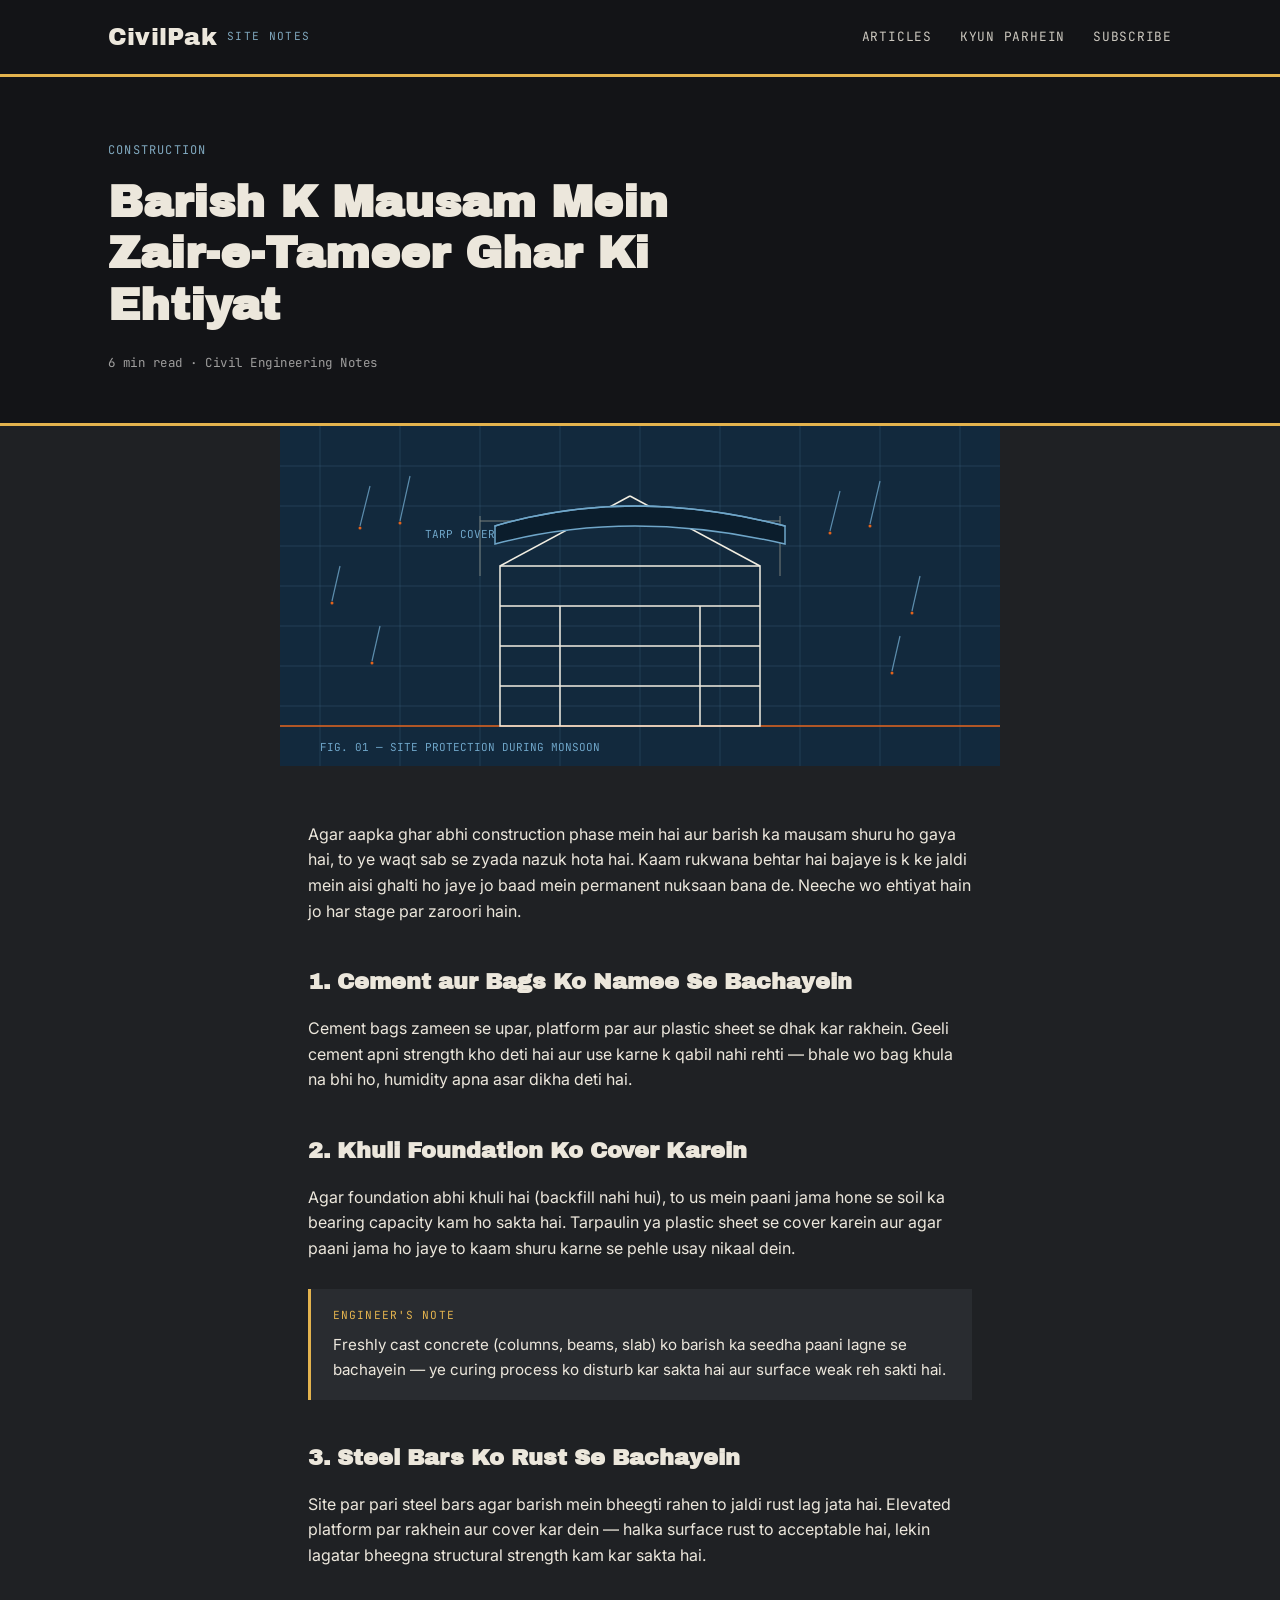
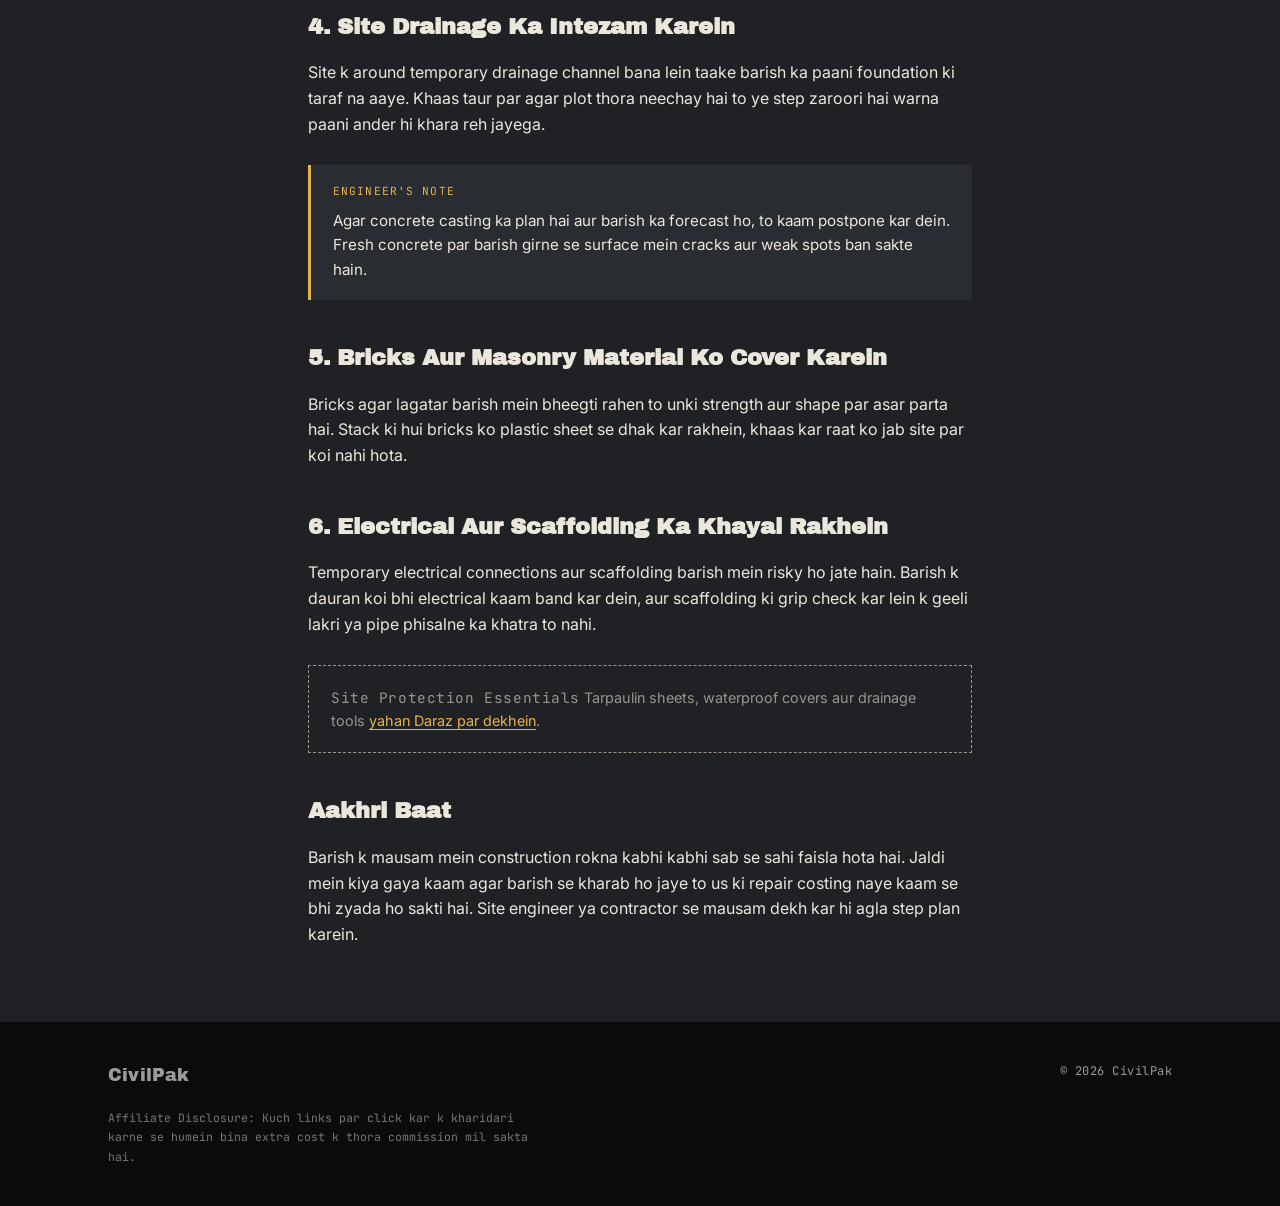
<file: article-barish-mein-zair-e-tameer-ghar.html>
<!DOCTYPE html>
<html lang="ur-PK">
<head>
<meta charset="UTF-8">
<meta name="viewport" content="width=device-width, initial-scale=1.0">
<title>Barish K Mausam Mein Zair-e-Tameer Ghar Ki Ehtiyat | CivilPak</title>
<meta name="description" content="Naya ghar ban raha ho aur barish shuru ho jaye to construction site par kya ehtiyat karni chahiye — material se le kar structure tak.">
<link rel="preconnect" href="https://fonts.googleapis.com">
<link href="https://fonts.googleapis.com/css2?family=Archivo+Black&family=Inter:wght@400;500;600&family=JetBrains+Mono:wght@400;500&display=swap" rel="stylesheet">
<link rel="stylesheet" href="style.css">
</head>
<body>

<header class="site">
  <div class="wrap">
    <a href="index.html" class="brand">
      <span class="mark">CivilPak</span>
      <span class="tag">Site Notes</span>
    </a>
    <nav class="site">
      <ul>
        <li><a href="index.html#articles">Articles</a></li>
        <li><a href="index.html#why">Kyun Parhein</a></li>
        <li><a href="index.html#subscribe">Subscribe</a></li>
      </ul>
    </nav>
  </div>
</header>

<div class="article-head">
  <div class="wrap">
    <span class="cat mono">Construction</span>
    <h1>Barish K Mausam Mein Zair-e-Tameer Ghar Ki Ehtiyat</h1>
    <span class="meta mono">6 min read · Civil Engineering Notes</span>
  </div>
</div>

<div class="article-illustration">
  <svg width="100%" viewBox="0 0 720 340" xmlns="http://www.w3.org/2000/svg" role="img" aria-label="Zair-e-tameer ghar par barish aur tarpaulin cover ka khaka">
    <rect width="720" height="340" fill="#12293D"/>
    <g stroke="#6FA6C9" stroke-width="0.5" opacity="0.35">
      <line x1="0" y1="40" x2="720" y2="40"/><line x1="0" y1="80" x2="720" y2="80"/>
      <line x1="0" y1="120" x2="720" y2="120"/><line x1="0" y1="160" x2="720" y2="160"/>
      <line x1="0" y1="200" x2="720" y2="200"/><line x1="0" y1="240" x2="720" y2="240"/>
      <line x1="0" y1="280" x2="720" y2="280"/><line x1="0" y1="300" x2="720" y2="300"/>
      <line x1="40" y1="0" x2="40" y2="340"/><line x1="120" y1="0" x2="120" y2="340"/>
      <line x1="200" y1="0" x2="200" y2="340"/><line x1="280" y1="0" x2="280" y2="340"/>
      <line x1="360" y1="0" x2="360" y2="340"/><line x1="440" y1="0" x2="440" y2="340"/>
      <line x1="520" y1="0" x2="520" y2="340"/><line x1="600" y1="0" x2="600" y2="340"/>
      <line x1="680" y1="0" x2="680" y2="340"/>
    </g>
    <line x1="0" y1="300" x2="720" y2="300" stroke="#E2621B" stroke-width="1.5"/>
    <g stroke="#F2EEE2" stroke-width="1.5" fill="none">
      <rect x="220" y="140" width="260" height="160" />
      <line x1="220" y1="140" x2="350" y2="70"/>
      <line x1="480" y1="140" x2="350" y2="70"/>
      <line x1="220" y1="180" x2="480" y2="180"/>
      <line x1="220" y1="220" x2="480" y2="220"/>
      <line x1="220" y1="260" x2="480" y2="260"/>
      <line x1="280" y1="180" x2="280" y2="300"/>
      <line x1="420" y1="180" x2="420" y2="300"/>
    </g>
    <g stroke="#8A8F87" stroke-width="1" fill="none" opacity="0.85">
      <line x1="200" y1="95" x2="500" y2="95"/>
      <line x1="200" y1="150" x2="200" y2="90"/>
      <line x1="500" y1="150" x2="500" y2="90"/>
    </g>
    <text x="215" y="112" fill="#6FA6C9" font-family="JetBrains Mono, monospace" font-size="11" text-anchor="end">TARP COVER</text>
    <g stroke="#6FA6C9" stroke-width="1.5" fill="none" stroke-linecap="round">
      <path d="M215 100 Q350 60 505 100 L505 118 Q350 82 215 118 Z" fill="#0B1D2C"/>
      <path d="M215 100 Q350 60 505 100"/>
    </g>
    <g stroke="#6FA6C9" stroke-width="1.2" opacity="0.8">
      <line x1="90" y1="60" x2="80" y2="100"/>
      <line x1="130" y1="50" x2="120" y2="95"/>
      <line x1="560" y1="65" x2="550" y2="105"/>
      <line x1="600" y1="55" x2="590" y2="98"/>
      <line x1="60" y1="140" x2="52" y2="175"/>
      <line x1="640" y1="150" x2="632" y2="185"/>
      <line x1="100" y1="200" x2="92" y2="235"/>
      <line x1="620" y1="210" x2="612" y2="245"/>
    </g>
    <g fill="#E2621B">
      <circle cx="80" cy="102" r="1.5"/><circle cx="120" cy="97" r="1.5"/>
      <circle cx="550" cy="107" r="1.5"/><circle cx="590" cy="100" r="1.5"/>
      <circle cx="52" cy="177" r="1.5"/><circle cx="632" cy="187" r="1.5"/>
      <circle cx="92" cy="237" r="1.5"/><circle cx="612" cy="247" r="1.5"/>
    </g>
    <text x="40" y="325" fill="#6FA6C9" font-family="JetBrains Mono, monospace" font-size="11">FIG. 01 — SITE PROTECTION DURING MONSOON</text>
  </svg>
</div>

<article class="article-body">
  <p>Agar aapka ghar abhi construction phase mein hai aur barish ka mausam shuru ho gaya hai, to ye waqt sab se zyada nazuk hota hai. Kaam rukwana behtar hai bajaye is k ke jaldi mein aisi ghalti ho jaye jo baad mein permanent nuksaan bana de. Neeche wo ehtiyat hain jo har stage par zaroori hain.</p>

  <h2>1. Cement aur Bags Ko Namee Se Bachayein</h2>
  <p>Cement bags zameen se upar, platform par aur plastic sheet se dhak kar rakhein. Geeli cement apni strength kho deti hai aur use karne k qabil nahi rehti — bhale wo bag khula na bhi ho, humidity apna asar dikha deti hai.</p>

  <h2>2. Khuli Foundation Ko Cover Karein</h2>
  <p>Agar foundation abhi khuli hai (backfill nahi hui), to us mein paani jama hone se soil ka bearing capacity kam ho sakta hai. Tarpaulin ya plastic sheet se cover karein aur agar paani jama ho jaye to kaam shuru karne se pehle usay nikaal dein.</p>

  <div class="callout">
    <span class="label mono">Engineer's Note</span>
    Freshly cast concrete (columns, beams, slab) ko barish ka seedha paani lagne se bachayein — ye curing process ko disturb kar sakta hai aur surface weak reh sakti hai.
  </div>

  <h2>3. Steel Bars Ko Rust Se Bachayein</h2>
  <p>Site par pari steel bars agar barish mein bheegti rahen to jaldi rust lag jata hai. Elevated platform par rakhein aur cover kar dein — halka surface rust to acceptable hai, lekin lagatar bheegna structural strength kam kar sakta hai.</p>

  <h2>4. Site Drainage Ka Intezam Karein</h2>
  <p>Site k around temporary drainage channel bana lein taake barish ka paani foundation ki taraf na aaye. Khaas taur par agar plot thora neechay hai to ye step zaroori hai warna paani ander hi khara reh jayega.</p>

  <div class="callout">
    <span class="label mono">Engineer's Note</span>
    Agar concrete casting ka plan hai aur barish ka forecast ho, to kaam postpone kar dein. Fresh concrete par barish girne se surface mein cracks aur weak spots ban sakte hain.
  </div>

  <h2>5. Bricks Aur Masonry Material Ko Cover Karein</h2>
  <p>Bricks agar lagatar barish mein bheegti rahen to unki strength aur shape par asar parta hai. Stack ki hui bricks ko plastic sheet se dhak kar rakhein, khaas kar raat ko jab site par koi nahi hota.</p>

  <h2>6. Electrical Aur Scaffolding Ka Khayal Rakhein</h2>
  <p>Temporary electrical connections aur scaffolding barish mein risky ho jate hain. Barish k dauran koi bhi electrical kaam band kar dein, aur scaffolding ki grip check kar lein k geeli lakri ya pipe phisalne ka khatra to nahi.</p>

  <div class="affiliate-box">
    <span class="label mono" style="color:var(--concrete);">Site Protection Essentials</span>
    Tarpaulin sheets, waterproof covers aur drainage tools <a href="#">yahan Daraz par dekhein</a>.
  </div>

  <h2>Aakhri Baat</h2>
  <p>Barish k mausam mein construction rokna kabhi kabhi sab se sahi faisla hota hai. Jaldi mein kiya gaya kaam agar barish se kharab ho jaye to us ki repair costing naye kaam se bhi zyada ho sakti hai. Site engineer ya contractor se mausam dekh kar hi agla step plan karein.</p>
</article>

<footer class="site">
  <div class="wrap">
    <div>
      <div class="brand"><span class="mark" style="font-size:1.1rem;">CivilPak</span></div>
      <p class="disclosure">Affiliate Disclosure: Kuch links par click kar k kharidari karne se humein bina extra cost k thora commission mil sakta hai.</p>
    </div>
    <div class="mono" style="font-size:0.75rem;">© 2026 CivilPak</div>
  </div>
</footer>

</body>
</html>
</file>
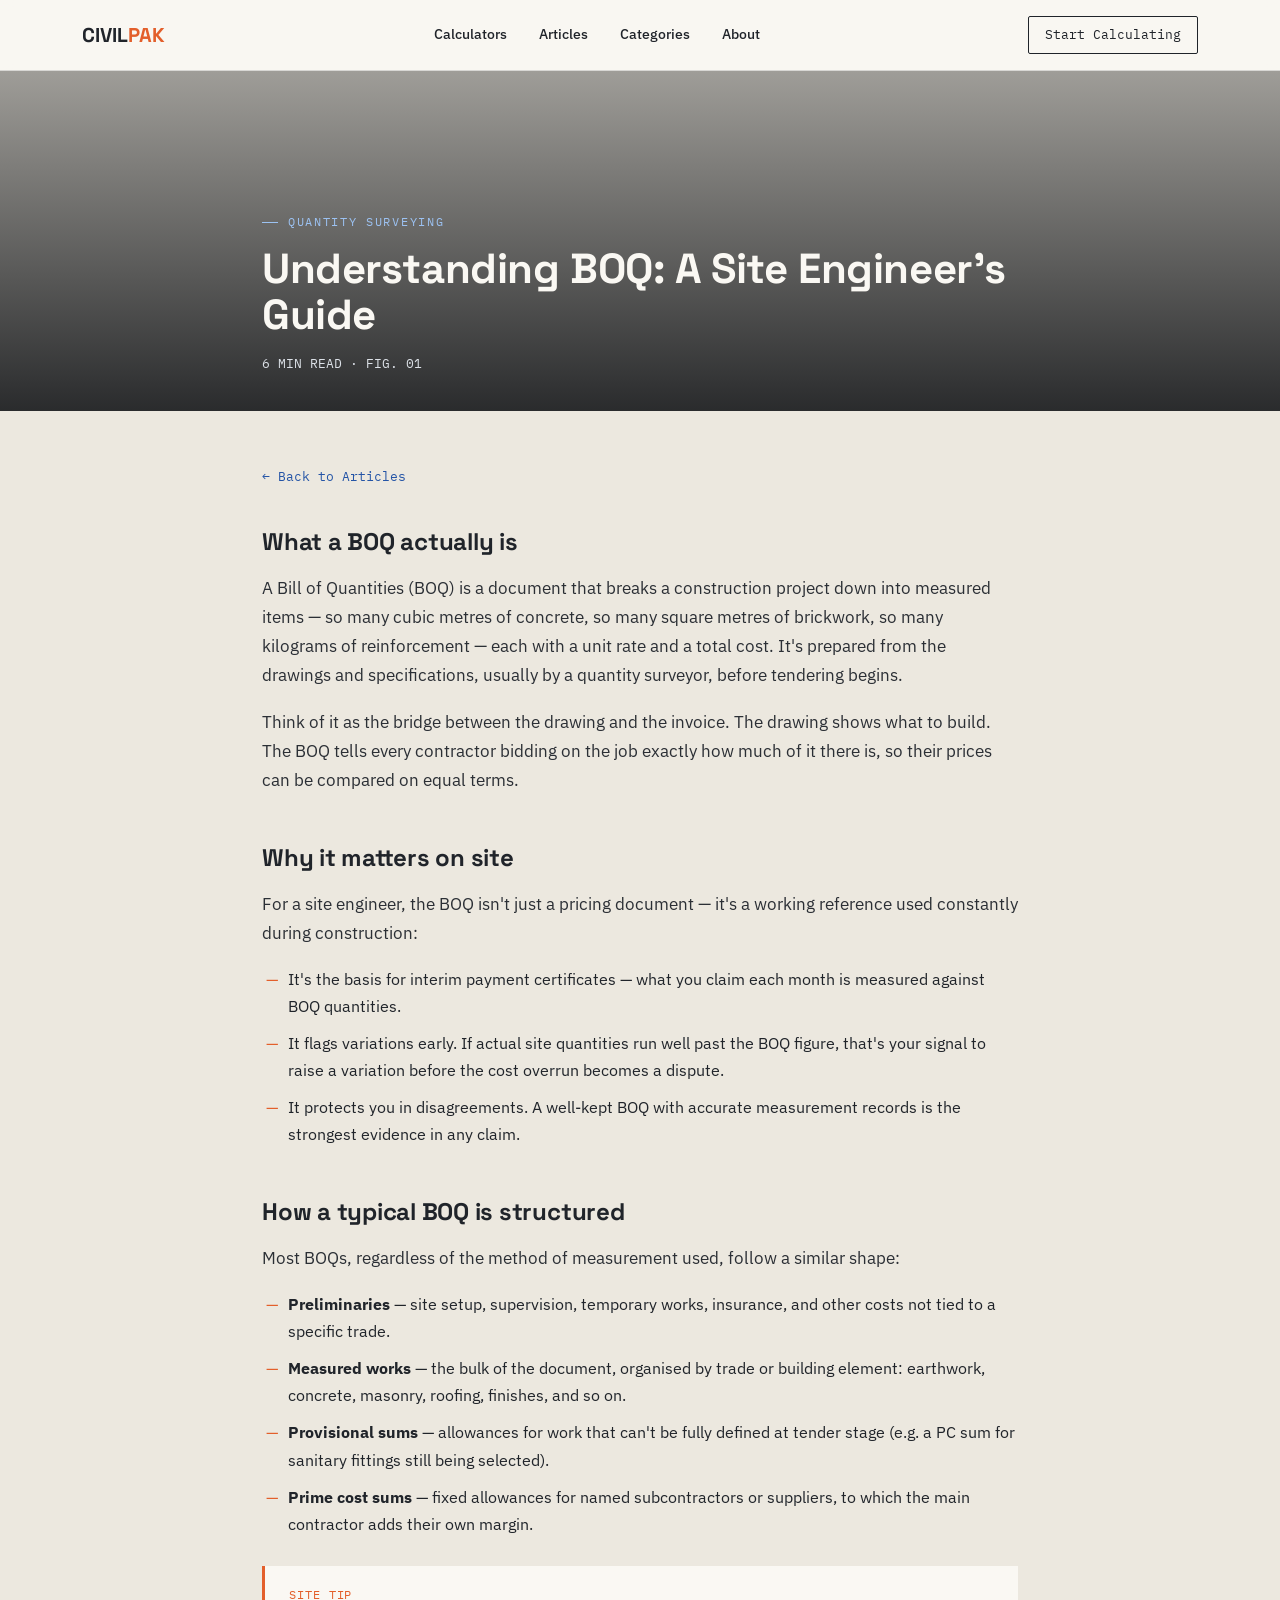
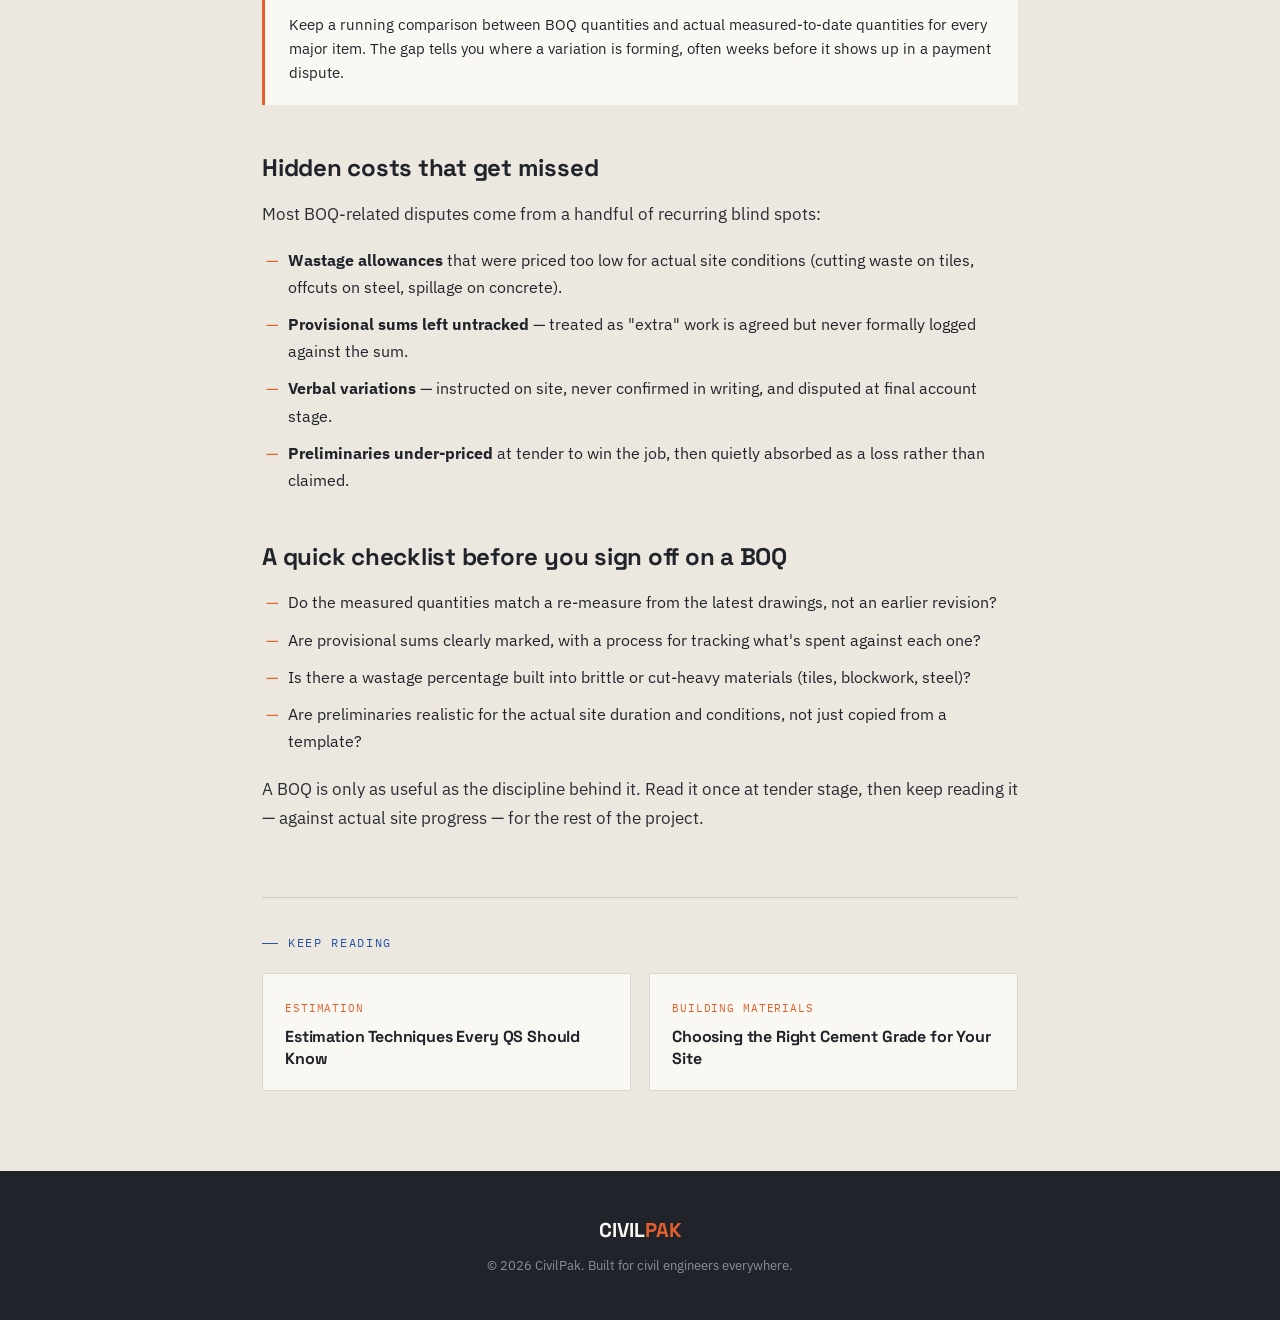
<file: article-boq-guide.html>
<!DOCTYPE html>
<html lang="en">
<head>
<meta charset="UTF-8">
<meta name="viewport" content="width=device-width, initial-scale=1.0">
<title>Understanding BOQ: A Site Engineer's Guide — CivilPak</title>
<link rel="preconnect" href="https://fonts.googleapis.com">
<link rel="preconnect" href="https://fonts.gstatic.com" crossorigin>
<link href="https://fonts.googleapis.com/css2?family=Space+Grotesk:wght@500;600;700&family=IBM+Plex+Sans:wght@400;500;600;700&family=IBM+Plex+Mono:wght@400;500;600&display=swap" rel="stylesheet">
<style>
  :root{
    --concrete:#ECE8DF; --chalk:#FAF8F3; --graphite:#20242A;
    --blueprint:#2454A6; --orange:#E35F2B; --steel:#787E86; --line:#20242A26; --radius:2px;
  }
  *{ box-sizing:border-box; }
  html{ scroll-behavior:smooth; }
  body{ margin:0; background:var(--concrete); color:var(--graphite); font-family:'IBM Plex Sans', sans-serif; font-size:16px; line-height:1.55; -webkit-font-smoothing:antialiased; }
  h1,h2,h3{ font-family:'Space Grotesk', sans-serif; margin:0; letter-spacing:-0.01em; }
  p{ margin:0; }
  a{ color:inherit; text-decoration:none; }
  ul{ margin:0; padding:0; list-style:none; }

  .wrap{ max-width:820px; margin:0 auto; padding:0 32px; }

  .eyebrow{ font-family:'IBM Plex Mono', monospace; font-size:12px; letter-spacing:.14em; text-transform:uppercase; color:var(--blueprint); display:flex; align-items:center; gap:10px; }
  .eyebrow::before{ content:""; width:16px; height:1px; background:var(--blueprint); display:inline-block; }

  .nav{ position:sticky; top:0; z-index:50; background:rgba(250,248,243,.92); backdrop-filter:blur(6px); border-bottom:1px solid var(--line); }
  .nav-inner{ max-width:1180px; margin:0 auto; padding:16px 32px; display:flex; align-items:center; justify-content:space-between; }
  .logo{ font-family:'Space Grotesk', sans-serif; font-weight:700; font-size:20px; }
  .logo .dot{ color:var(--orange); }
  .nav-links{ display:flex; gap:32px; font-size:14px; font-weight:500; }
  .nav-links a:hover{ color:var(--blueprint); }
  .nav-cta{ font-family:'IBM Plex Mono', monospace; font-size:13px; border:1px solid var(--graphite); padding:8px 16px; border-radius:var(--radius); }
  .nav-cta:hover{ background:var(--graphite); color:var(--chalk); }

  .hero{ position:relative; height:340px; overflow:hidden; color:var(--chalk); display:flex; align-items:flex-end; }
  .hero-photo{ position:absolute; inset:0; background-image:url('https://images.unsplash.com/photo-1721244654394-36a7bc2da288?fm=jpg&q=75&w=2000&auto=format&fit=crop'); background-size:cover; background-position:center; }
  .hero-scrim{ position:absolute; inset:0; background:linear-gradient(180deg, rgba(15,17,20,.35) 0%, rgba(15,17,20,.88) 100%); }
  .hero-inner{ position:relative; z-index:2; max-width:820px; margin:0 auto; padding:0 32px 36px; width:100%; }
  .hero .eyebrow{ color:#9CC2F2; margin-bottom:14px; }
  .hero .eyebrow::before{ background:#9CC2F2; }
  .hero h1{ font-size:clamp(28px, 4vw, 42px); font-weight:700; line-height:1.1; margin-bottom:12px; }
  .hero .meta{ font-family:'IBM Plex Mono', monospace; font-size:12.5px; color:#DCE1E7; }

  main{ padding:52px 0 80px; }
  .back-link{ font-family:'IBM Plex Mono', monospace; font-size:13px; color:var(--blueprint); display:inline-flex; align-items:center; gap:8px; margin-bottom:36px; }
  .back-link:hover{ text-decoration:underline; }

  .prose h2{ font-size:24px; margin-top:44px; margin-bottom:14px; }
  .prose h2:first-child{ margin-top:0; }
  .prose p{ font-size:16.5px; line-height:1.75; color:#2b2f35; margin-bottom:18px; }
  .prose ul{ margin:0 0 20px 4px; }
  .prose li{ font-size:16px; line-height:1.7; margin-bottom:10px; padding-left:22px; position:relative; }
  .prose li::before{ content:"—"; position:absolute; left:0; color:var(--orange); }
  .callout{ background:var(--chalk); border-left:3px solid var(--orange); padding:20px 24px; margin:28px 0; font-size:15px; line-height:1.6; }
  .callout .label{ font-family:'IBM Plex Mono', monospace; font-size:11.5px; letter-spacing:.08em; text-transform:uppercase; color:var(--orange); display:block; margin-bottom:8px; }

  .next-up{ margin-top:64px; padding-top:36px; border-top:1px solid var(--line); }
  .next-up .eyebrow{ margin-bottom:20px; }
  .next-grid{ display:grid; grid-template-columns:1fr 1fr; gap:18px; }
  .next-card{ background:var(--chalk); border:1px solid var(--line); border-radius:var(--radius); padding:20px 22px; }
  .next-card:hover{ border-color:var(--blueprint); }
  .next-card .cat{ font-family:'IBM Plex Mono', monospace; font-size:11px; color:var(--orange); text-transform:uppercase; letter-spacing:.08em; }
  .next-card h3{ font-size:16px; margin-top:8px; line-height:1.35; }

  .footer{ background:var(--graphite); color:#B9BEC6; padding:44px 0; text-align:center; }
  .footer .logo{ color:var(--chalk); justify-content:center; display:flex; margin-bottom:10px; }
  .footer p{ font-size:13px; color:#8A8F98; }

  @media (max-width:640px){
    .nav-links{ display:none; }
    .next-grid{ grid-template-columns:1fr; }
  }
</style>
</head>
<body>

<nav class="nav">
  <div class="nav-inner">
    <a href="index.html" class="logo">CIVIL<span class="dot">PAK</span></a>
    <div class="nav-links">
      <a href="index.html#calculators">Calculators</a>
      <a href="index.html#articles">Articles</a>
      <a href="index.html#categories">Categories</a>
      <a href="index.html#why">About</a>
    </div>
    <a href="index.html#calculators" class="nav-cta">Start Calculating</a>
  </div>
</nav>

<header class="hero">
  <div class="hero-photo"></div>
  <div class="hero-scrim"></div>
  <div class="hero-inner">
    <span class="eyebrow">QUANTITY SURVEYING</span>
    <h1>Understanding BOQ: A Site Engineer's Guide</h1>
    <span class="meta">6 MIN READ · FIG. 01</span>
  </div>
</header>

<main>
  <div class="wrap">
    <a href="index.html#articles" class="back-link">← Back to Articles</a>

    <div class="prose">
      <h2>What a BOQ actually is</h2>
      <p>A Bill of Quantities (BOQ) is a document that breaks a construction project down into measured items — so many cubic metres of concrete, so many square metres of brickwork, so many kilograms of reinforcement — each with a unit rate and a total cost. It's prepared from the drawings and specifications, usually by a quantity surveyor, before tendering begins.</p>
      <p>Think of it as the bridge between the drawing and the invoice. The drawing shows what to build. The BOQ tells every contractor bidding on the job exactly how much of it there is, so their prices can be compared on equal terms.</p>

      <h2>Why it matters on site</h2>
      <p>For a site engineer, the BOQ isn't just a pricing document — it's a working reference used constantly during construction:</p>
      <ul>
        <li>It's the basis for interim payment certificates — what you claim each month is measured against BOQ quantities.</li>
        <li>It flags variations early. If actual site quantities run well past the BOQ figure, that's your signal to raise a variation before the cost overrun becomes a dispute.</li>
        <li>It protects you in disagreements. A well-kept BOQ with accurate measurement records is the strongest evidence in any claim.</li>
      </ul>

      <h2>How a typical BOQ is structured</h2>
      <p>Most BOQs, regardless of the method of measurement used, follow a similar shape:</p>
      <ul>
        <li><strong>Preliminaries</strong> — site setup, supervision, temporary works, insurance, and other costs not tied to a specific trade.</li>
        <li><strong>Measured works</strong> — the bulk of the document, organised by trade or building element: earthwork, concrete, masonry, roofing, finishes, and so on.</li>
        <li><strong>Provisional sums</strong> — allowances for work that can't be fully defined at tender stage (e.g. a PC sum for sanitary fittings still being selected).</li>
        <li><strong>Prime cost sums</strong> — fixed allowances for named subcontractors or suppliers, to which the main contractor adds their own margin.</li>
      </ul>

      <div class="callout">
        <span class="label">Site tip</span>
        Keep a running comparison between BOQ quantities and actual measured-to-date quantities for every major item. The gap tells you where a variation is forming, often weeks before it shows up in a payment dispute.
      </div>

      <h2>Hidden costs that get missed</h2>
      <p>Most BOQ-related disputes come from a handful of recurring blind spots:</p>
      <ul>
        <li><strong>Wastage allowances</strong> that were priced too low for actual site conditions (cutting waste on tiles, offcuts on steel, spillage on concrete).</li>
        <li><strong>Provisional sums left untracked</strong> — treated as "extra" work is agreed but never formally logged against the sum.</li>
        <li><strong>Verbal variations</strong> — instructed on site, never confirmed in writing, and disputed at final account stage.</li>
        <li><strong>Preliminaries under-priced</strong> at tender to win the job, then quietly absorbed as a loss rather than claimed.</li>
      </ul>

      <h2>A quick checklist before you sign off on a BOQ</h2>
      <ul>
        <li>Do the measured quantities match a re-measure from the latest drawings, not an earlier revision?</li>
        <li>Are provisional sums clearly marked, with a process for tracking what's spent against each one?</li>
        <li>Is there a wastage percentage built into brittle or cut-heavy materials (tiles, blockwork, steel)?</li>
        <li>Are preliminaries realistic for the actual site duration and conditions, not just copied from a template?</li>
      </ul>

      <p>A BOQ is only as useful as the discipline behind it. Read it once at tender stage, then keep reading it — against actual site progress — for the rest of the project.</p>
    </div>

    <div class="next-up">
      <span class="eyebrow">KEEP READING</span>
      <div class="next-grid">
        <a class="next-card" href="article-estimation-techniques.html">
          <span class="cat">Estimation</span>
          <h3>Estimation Techniques Every QS Should Know</h3>
        </a>
        <a class="next-card" href="article-cement-grade.html">
          <span class="cat">Building Materials</span>
          <h3>Choosing the Right Cement Grade for Your Site</h3>
        </a>
      </div>
    </div>
  </div>
</main>

<footer class="footer">
  <div class="logo">CIVIL<span class="dot" style="color:var(--orange);">PAK</span></div>
  <p>© 2026 CivilPak. Built for civil engineers everywhere.</p>
</footer>

</body>
</html>
</file>
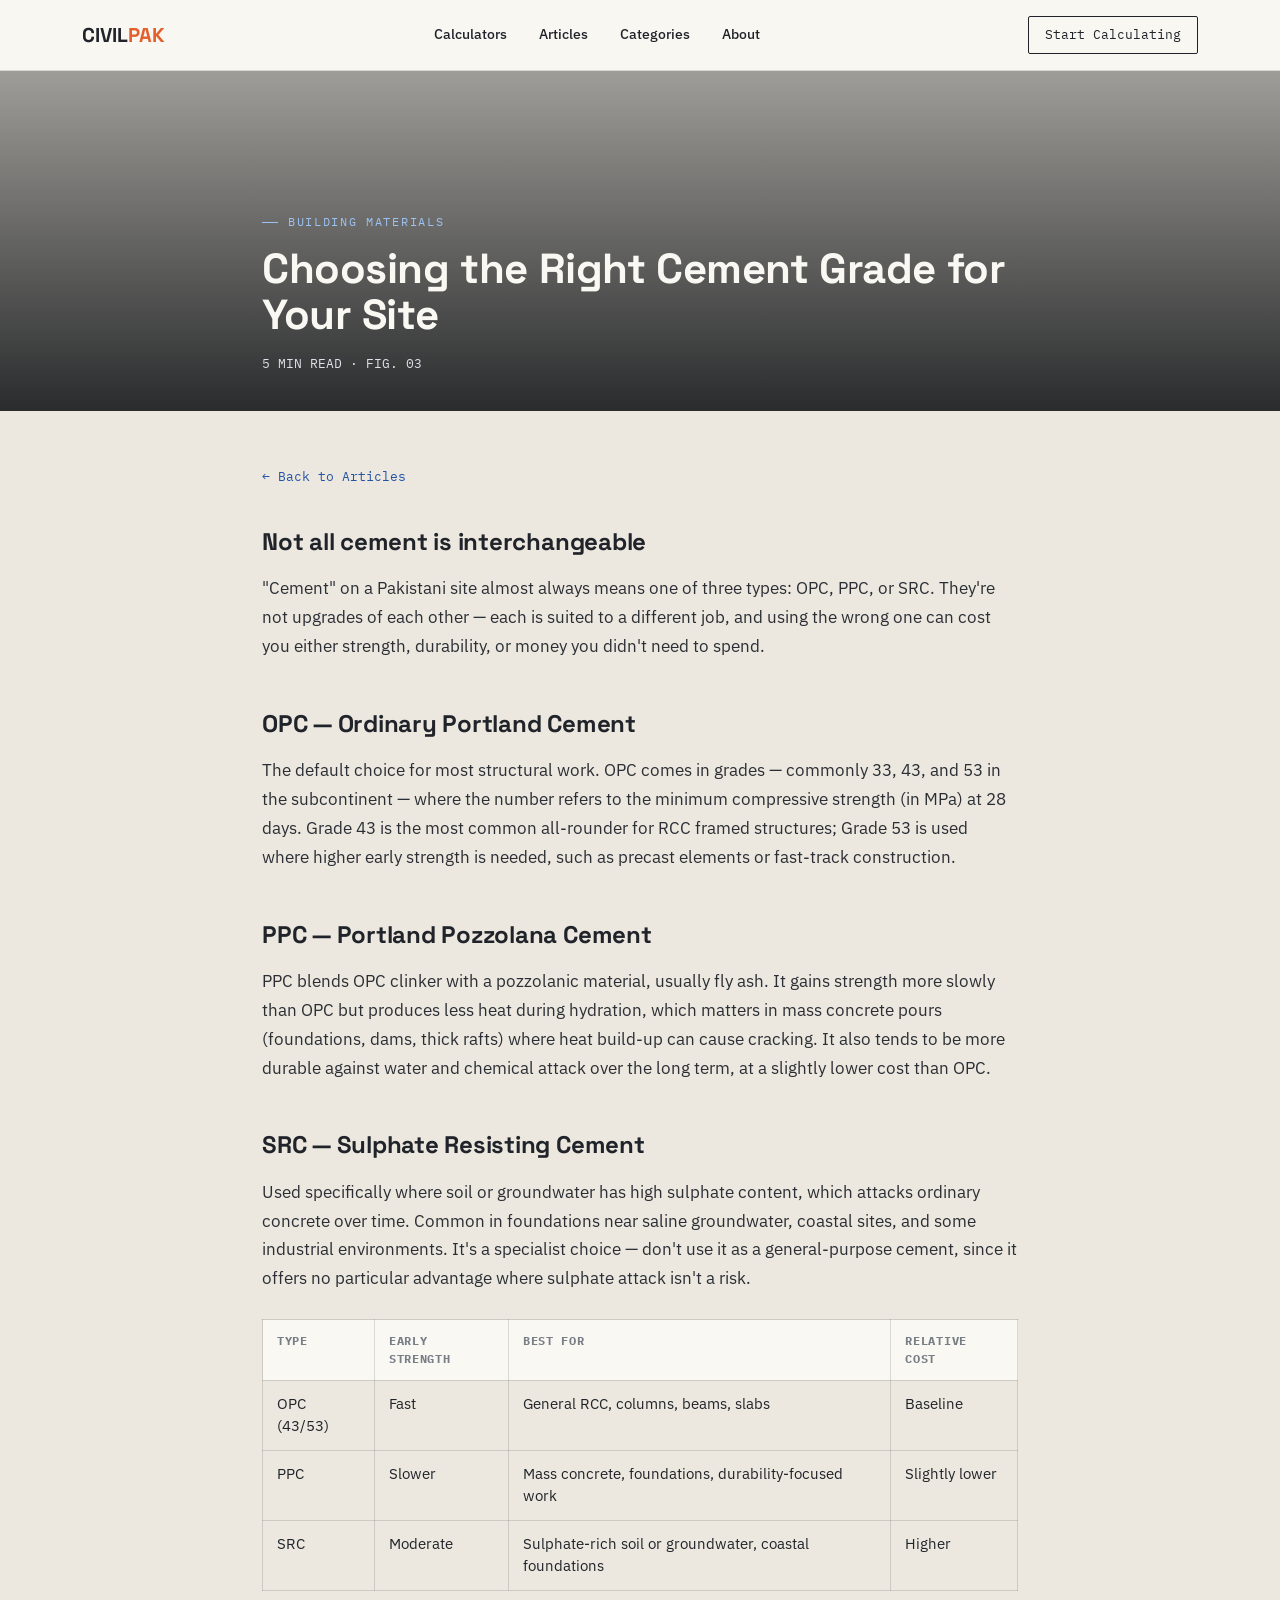
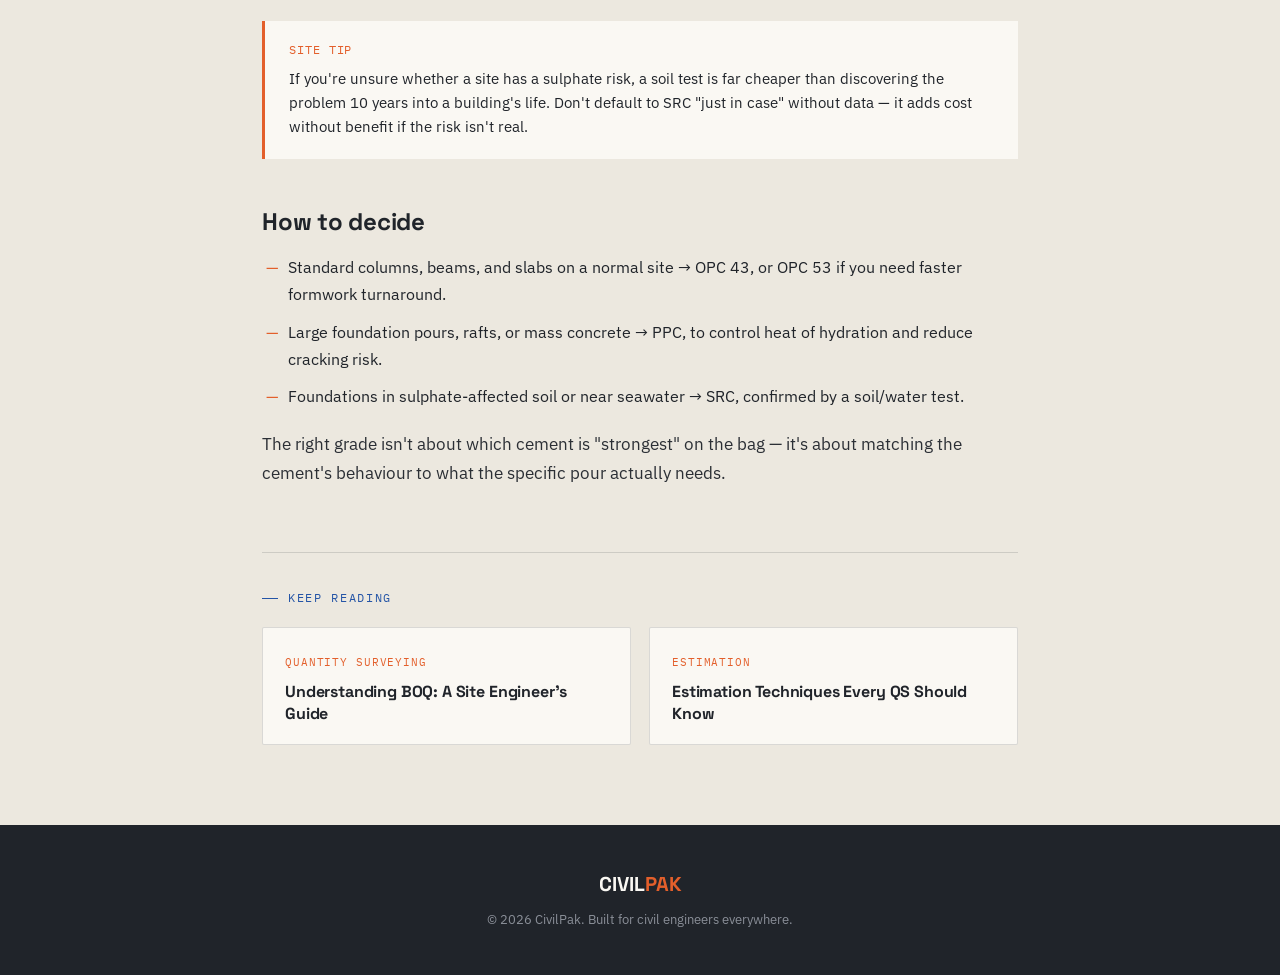
<file: article-cement-grade.html>
<!DOCTYPE html>
<html lang="en">
<head>
<meta charset="UTF-8">
<meta name="viewport" content="width=device-width, initial-scale=1.0">
<title>Choosing the Right Cement Grade for Your Site — CivilPak</title>
<link rel="preconnect" href="https://fonts.googleapis.com">
<link rel="preconnect" href="https://fonts.gstatic.com" crossorigin>
<link href="https://fonts.googleapis.com/css2?family=Space+Grotesk:wght@500;600;700&family=IBM+Plex+Sans:wght@400;500;600;700&family=IBM+Plex+Mono:wght@400;500;600&display=swap" rel="stylesheet">
<style>
  :root{
    --concrete:#ECE8DF; --chalk:#FAF8F3; --graphite:#20242A;
    --blueprint:#2454A6; --orange:#E35F2B; --steel:#787E86; --line:#20242A26; --radius:2px;
  }
  *{ box-sizing:border-box; }
  html{ scroll-behavior:smooth; }
  body{ margin:0; background:var(--concrete); color:var(--graphite); font-family:'IBM Plex Sans', sans-serif; font-size:16px; line-height:1.55; -webkit-font-smoothing:antialiased; }
  h1,h2,h3{ font-family:'Space Grotesk', sans-serif; margin:0; letter-spacing:-0.01em; }
  p{ margin:0; }
  a{ color:inherit; text-decoration:none; }
  ul{ margin:0; padding:0; list-style:none; }

  .wrap{ max-width:820px; margin:0 auto; padding:0 32px; }

  .eyebrow{ font-family:'IBM Plex Mono', monospace; font-size:12px; letter-spacing:.14em; text-transform:uppercase; color:var(--blueprint); display:flex; align-items:center; gap:10px; }
  .eyebrow::before{ content:""; width:16px; height:1px; background:var(--blueprint); display:inline-block; }

  .nav{ position:sticky; top:0; z-index:50; background:rgba(250,248,243,.92); backdrop-filter:blur(6px); border-bottom:1px solid var(--line); }
  .nav-inner{ max-width:1180px; margin:0 auto; padding:16px 32px; display:flex; align-items:center; justify-content:space-between; }
  .logo{ font-family:'Space Grotesk', sans-serif; font-weight:700; font-size:20px; }
  .logo .dot{ color:var(--orange); }
  .nav-links{ display:flex; gap:32px; font-size:14px; font-weight:500; }
  .nav-links a:hover{ color:var(--blueprint); }
  .nav-cta{ font-family:'IBM Plex Mono', monospace; font-size:13px; border:1px solid var(--graphite); padding:8px 16px; border-radius:var(--radius); }
  .nav-cta:hover{ background:var(--graphite); color:var(--chalk); }

  .hero{ position:relative; height:340px; overflow:hidden; color:var(--chalk); display:flex; align-items:flex-end; }
  .hero-photo{ position:absolute; inset:0; background-image:url('https://images.unsplash.com/photo-1560780552-ba54683cb263?fm=jpg&q=75&w=2000&auto=format&fit=crop'); background-size:cover; background-position:center; }
  .hero-scrim{ position:absolute; inset:0; background:linear-gradient(180deg, rgba(15,17,20,.35) 0%, rgba(15,17,20,.88) 100%); }
  .hero-inner{ position:relative; z-index:2; max-width:820px; margin:0 auto; padding:0 32px 36px; width:100%; }
  .hero .eyebrow{ color:#9CC2F2; margin-bottom:14px; }
  .hero .eyebrow::before{ background:#9CC2F2; }
  .hero h1{ font-size:clamp(28px, 4vw, 42px); font-weight:700; line-height:1.1; margin-bottom:12px; }
  .hero .meta{ font-family:'IBM Plex Mono', monospace; font-size:12.5px; color:#DCE1E7; }

  main{ padding:52px 0 80px; }
  .back-link{ font-family:'IBM Plex Mono', monospace; font-size:13px; color:var(--blueprint); display:inline-flex; align-items:center; gap:8px; margin-bottom:36px; }
  .back-link:hover{ text-decoration:underline; }

  .prose h2{ font-size:24px; margin-top:44px; margin-bottom:14px; }
  .prose h2:first-child{ margin-top:0; }
  .prose p{ font-size:16.5px; line-height:1.75; color:#2b2f35; margin-bottom:18px; }
  .prose ul{ margin:0 0 20px 4px; }
  .prose li{ font-size:16px; line-height:1.7; margin-bottom:10px; padding-left:22px; position:relative; }
  .prose li::before{ content:"—"; position:absolute; left:0; color:var(--orange); }
  .callout{ background:var(--chalk); border-left:3px solid var(--orange); padding:20px 24px; margin:28px 0; font-size:15px; line-height:1.6; }
  .callout .label{ font-family:'IBM Plex Mono', monospace; font-size:11.5px; letter-spacing:.08em; text-transform:uppercase; color:var(--orange); display:block; margin-bottom:8px; }

  .prose table{ width:100%; border-collapse:collapse; margin:26px 0 30px; font-size:14.5px; }
  .prose th, .prose td{ border:1px solid var(--line); padding:12px 14px; text-align:left; vertical-align:top; }
  .prose th{ background:var(--chalk); font-family:'IBM Plex Mono', monospace; font-size:11.5px; text-transform:uppercase; letter-spacing:.06em; color:var(--steel); }

  .next-up{ margin-top:64px; padding-top:36px; border-top:1px solid var(--line); }
  .next-up .eyebrow{ margin-bottom:20px; }
  .next-grid{ display:grid; grid-template-columns:1fr 1fr; gap:18px; }
  .next-card{ background:var(--chalk); border:1px solid var(--line); border-radius:var(--radius); padding:20px 22px; }
  .next-card:hover{ border-color:var(--blueprint); }
  .next-card .cat{ font-family:'IBM Plex Mono', monospace; font-size:11px; color:var(--orange); text-transform:uppercase; letter-spacing:.08em; }
  .next-card h3{ font-size:16px; margin-top:8px; line-height:1.35; }

  .footer{ background:var(--graphite); color:#B9BEC6; padding:44px 0; text-align:center; }
  .footer .logo{ color:var(--chalk); justify-content:center; display:flex; margin-bottom:10px; }
  .footer p{ font-size:13px; color:#8A8F98; }

  @media (max-width:640px){
    .nav-links{ display:none; }
    .next-grid{ grid-template-columns:1fr; }
    .prose table{ font-size:13px; }
  }
</style>
</head>
<body>

<nav class="nav">
  <div class="nav-inner">
    <a href="index.html" class="logo">CIVIL<span class="dot">PAK</span></a>
    <div class="nav-links">
      <a href="index.html#calculators">Calculators</a>
      <a href="index.html#articles">Articles</a>
      <a href="index.html#categories">Categories</a>
      <a href="index.html#why">About</a>
    </div>
    <a href="index.html#calculators" class="nav-cta">Start Calculating</a>
  </div>
</nav>

<header class="hero">
  <div class="hero-photo"></div>
  <div class="hero-scrim"></div>
  <div class="hero-inner">
    <span class="eyebrow">BUILDING MATERIALS</span>
    <h1>Choosing the Right Cement Grade for Your Site</h1>
    <span class="meta">5 MIN READ · FIG. 03</span>
  </div>
</header>

<main>
  <div class="wrap">
    <a href="index.html#articles" class="back-link">← Back to Articles</a>

    <div class="prose">
      <h2>Not all cement is interchangeable</h2>
      <p>"Cement" on a Pakistani site almost always means one of three types: OPC, PPC, or SRC. They're not upgrades of each other — each is suited to a different job, and using the wrong one can cost you either strength, durability, or money you didn't need to spend.</p>

      <h2>OPC — Ordinary Portland Cement</h2>
      <p>The default choice for most structural work. OPC comes in grades — commonly 33, 43, and 53 in the subcontinent — where the number refers to the minimum compressive strength (in MPa) at 28 days. Grade 43 is the most common all-rounder for RCC framed structures; Grade 53 is used where higher early strength is needed, such as precast elements or fast-track construction.</p>

      <h2>PPC — Portland Pozzolana Cement</h2>
      <p>PPC blends OPC clinker with a pozzolanic material, usually fly ash. It gains strength more slowly than OPC but produces less heat during hydration, which matters in mass concrete pours (foundations, dams, thick rafts) where heat build-up can cause cracking. It also tends to be more durable against water and chemical attack over the long term, at a slightly lower cost than OPC.</p>

      <h2>SRC — Sulphate Resisting Cement</h2>
      <p>Used specifically where soil or groundwater has high sulphate content, which attacks ordinary concrete over time. Common in foundations near saline groundwater, coastal sites, and some industrial environments. It's a specialist choice — don't use it as a general-purpose cement, since it offers no particular advantage where sulphate attack isn't a risk.</p>

      <table>
        <tr><th>Type</th><th>Early strength</th><th>Best for</th><th>Relative cost</th></tr>
        <tr><td>OPC (43/53)</td><td>Fast</td><td>General RCC, columns, beams, slabs</td><td>Baseline</td></tr>
        <tr><td>PPC</td><td>Slower</td><td>Mass concrete, foundations, durability-focused work</td><td>Slightly lower</td></tr>
        <tr><td>SRC</td><td>Moderate</td><td>Sulphate-rich soil or groundwater, coastal foundations</td><td>Higher</td></tr>
      </table>

      <div class="callout">
        <span class="label">Site tip</span>
        If you're unsure whether a site has a sulphate risk, a soil test is far cheaper than discovering the problem 10 years into a building's life. Don't default to SRC "just in case" without data — it adds cost without benefit if the risk isn't real.
      </div>

      <h2>How to decide</h2>
      <ul>
        <li>Standard columns, beams, and slabs on a normal site → OPC 43, or OPC 53 if you need faster formwork turnaround.</li>
        <li>Large foundation pours, rafts, or mass concrete → PPC, to control heat of hydration and reduce cracking risk.</li>
        <li>Foundations in sulphate-affected soil or near seawater → SRC, confirmed by a soil/water test.</li>
      </ul>

      <p>The right grade isn't about which cement is "strongest" on the bag — it's about matching the cement's behaviour to what the specific pour actually needs.</p>
    </div>

    <div class="next-up">
      <span class="eyebrow">KEEP READING</span>
      <div class="next-grid">
        <a class="next-card" href="article-boq-guide.html">
          <span class="cat">Quantity Surveying</span>
          <h3>Understanding BOQ: A Site Engineer's Guide</h3>
        </a>
        <a class="next-card" href="article-estimation-techniques.html">
          <span class="cat">Estimation</span>
          <h3>Estimation Techniques Every QS Should Know</h3>
        </a>
      </div>
    </div>
  </div>
</main>

<footer class="footer">
  <div class="logo">CIVIL<span class="dot" style="color:var(--orange);">PAK</span></div>
  <p>© 2026 CivilPak. Built for civil engineers everywhere.</p>
</footer>

</body>
</html>
</file>
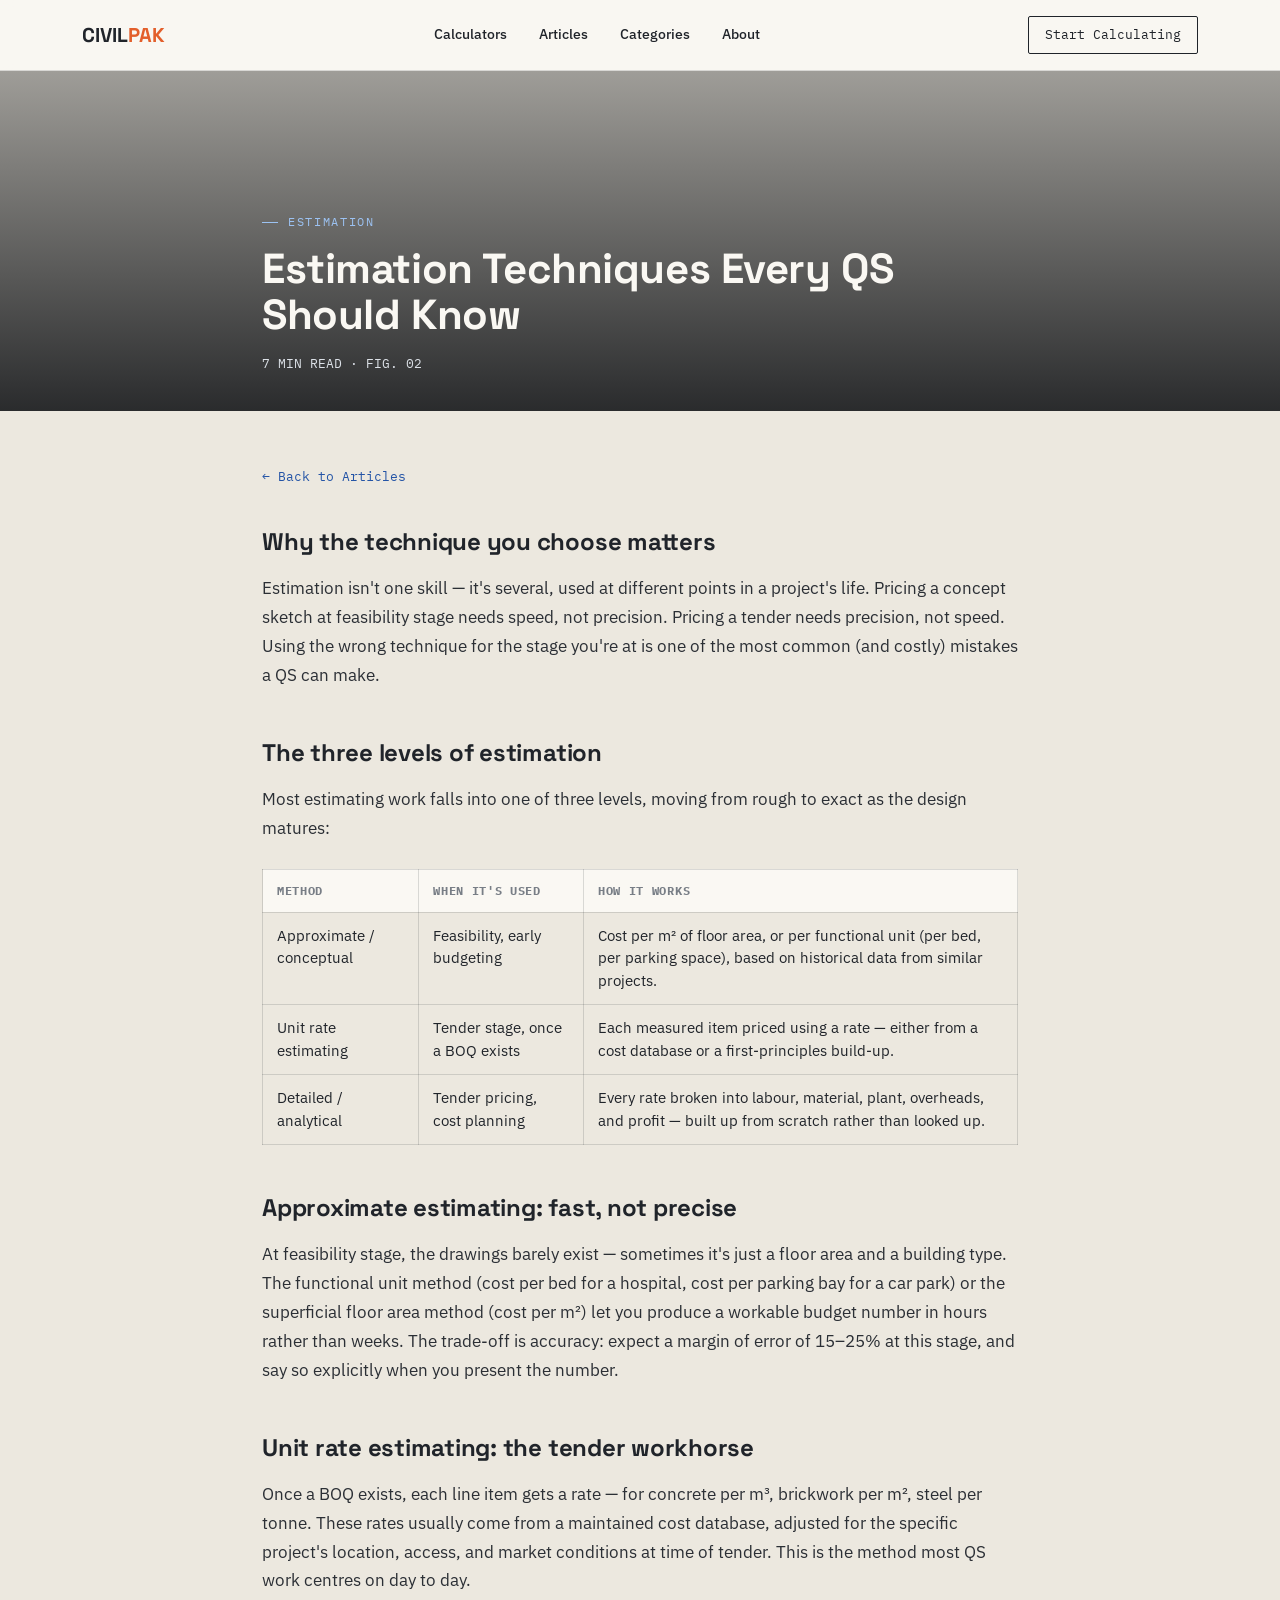
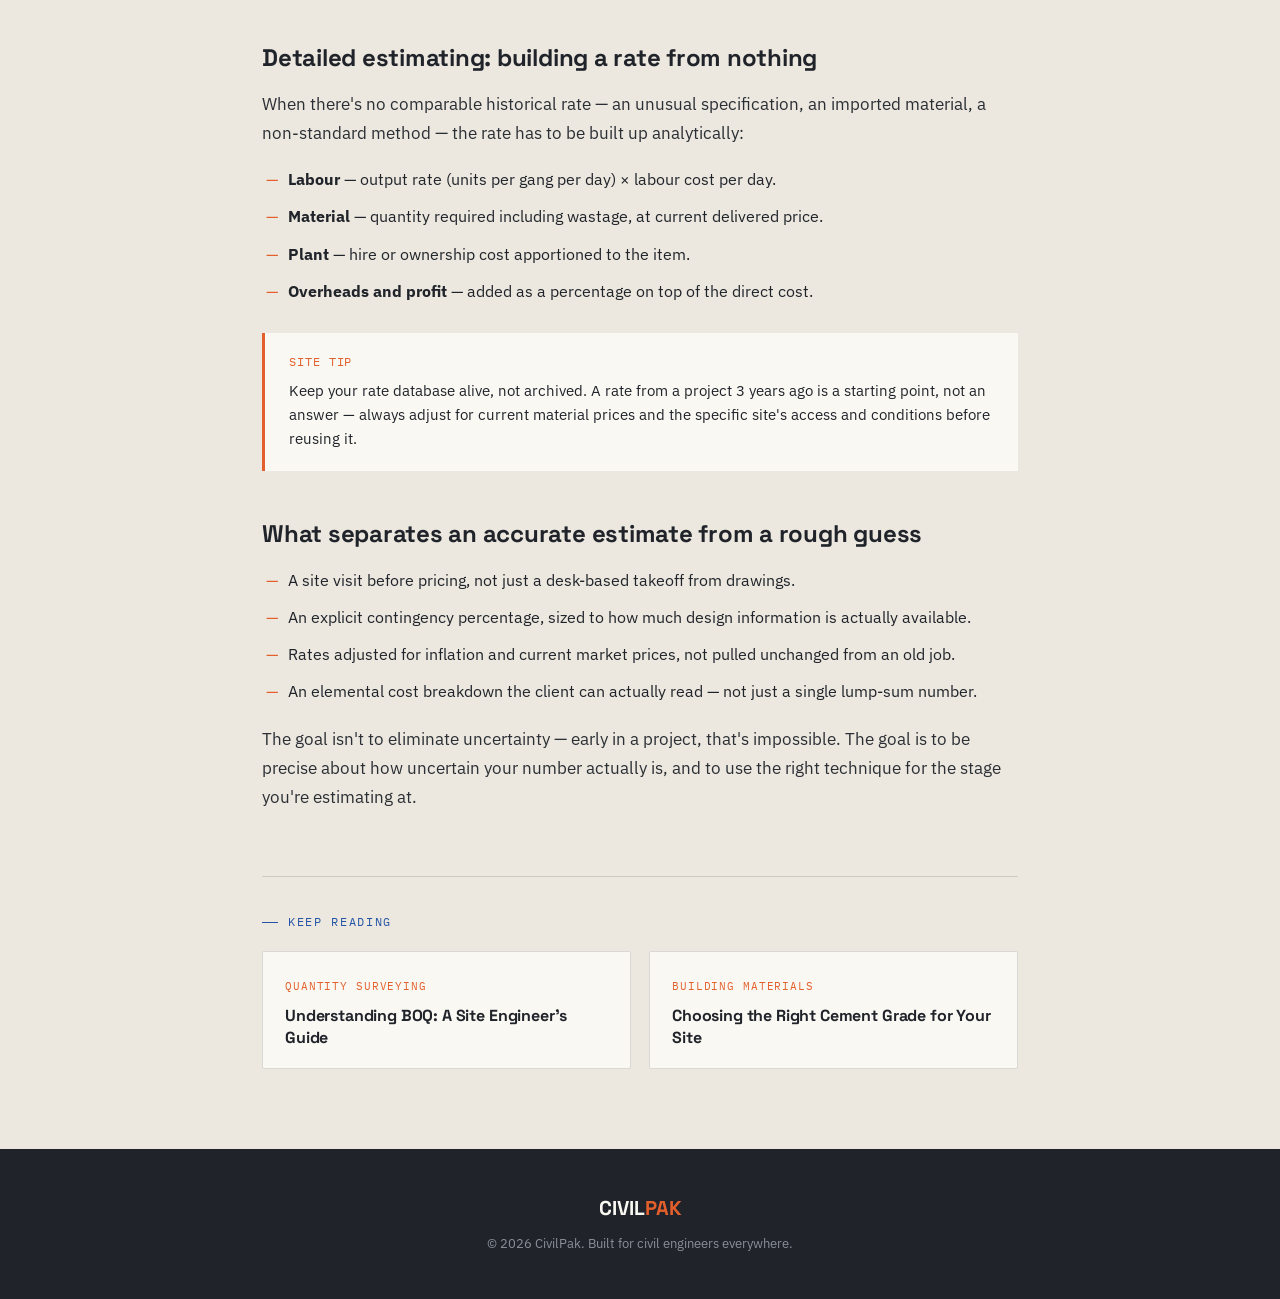
<file: article-estimation-techniques.html>
<!DOCTYPE html>
<html lang="en">
<head>
<meta charset="UTF-8">
<meta name="viewport" content="width=device-width, initial-scale=1.0">
<title>Estimation Techniques Every QS Should Know — CivilPak</title>
<link rel="preconnect" href="https://fonts.googleapis.com">
<link rel="preconnect" href="https://fonts.gstatic.com" crossorigin>
<link href="https://fonts.googleapis.com/css2?family=Space+Grotesk:wght@500;600;700&family=IBM+Plex+Sans:wght@400;500;600;700&family=IBM+Plex+Mono:wght@400;500;600&display=swap" rel="stylesheet">
<style>
  :root{
    --concrete:#ECE8DF; --chalk:#FAF8F3; --graphite:#20242A;
    --blueprint:#2454A6; --orange:#E35F2B; --steel:#787E86; --line:#20242A26; --radius:2px;
  }
  *{ box-sizing:border-box; }
  html{ scroll-behavior:smooth; }
  body{ margin:0; background:var(--concrete); color:var(--graphite); font-family:'IBM Plex Sans', sans-serif; font-size:16px; line-height:1.55; -webkit-font-smoothing:antialiased; }
  h1,h2,h3{ font-family:'Space Grotesk', sans-serif; margin:0; letter-spacing:-0.01em; }
  p{ margin:0; }
  a{ color:inherit; text-decoration:none; }
  ul{ margin:0; padding:0; list-style:none; }

  .wrap{ max-width:820px; margin:0 auto; padding:0 32px; }

  .eyebrow{ font-family:'IBM Plex Mono', monospace; font-size:12px; letter-spacing:.14em; text-transform:uppercase; color:var(--blueprint); display:flex; align-items:center; gap:10px; }
  .eyebrow::before{ content:""; width:16px; height:1px; background:var(--blueprint); display:inline-block; }

  .nav{ position:sticky; top:0; z-index:50; background:rgba(250,248,243,.92); backdrop-filter:blur(6px); border-bottom:1px solid var(--line); }
  .nav-inner{ max-width:1180px; margin:0 auto; padding:16px 32px; display:flex; align-items:center; justify-content:space-between; }
  .logo{ font-family:'Space Grotesk', sans-serif; font-weight:700; font-size:20px; }
  .logo .dot{ color:var(--orange); }
  .nav-links{ display:flex; gap:32px; font-size:14px; font-weight:500; }
  .nav-links a:hover{ color:var(--blueprint); }
  .nav-cta{ font-family:'IBM Plex Mono', monospace; font-size:13px; border:1px solid var(--graphite); padding:8px 16px; border-radius:var(--radius); }
  .nav-cta:hover{ background:var(--graphite); color:var(--chalk); }

  .hero{ position:relative; height:340px; overflow:hidden; color:var(--chalk); display:flex; align-items:flex-end; }
  .hero-photo{ position:absolute; inset:0; background-image:url('https://images.unsplash.com/photo-1503387837-b154d5074bd2?fm=jpg&q=75&w=2000&auto=format&fit=crop'); background-size:cover; background-position:center; }
  .hero-scrim{ position:absolute; inset:0; background:linear-gradient(180deg, rgba(15,17,20,.35) 0%, rgba(15,17,20,.88) 100%); }
  .hero-inner{ position:relative; z-index:2; max-width:820px; margin:0 auto; padding:0 32px 36px; width:100%; }
  .hero .eyebrow{ color:#9CC2F2; margin-bottom:14px; }
  .hero .eyebrow::before{ background:#9CC2F2; }
  .hero h1{ font-size:clamp(28px, 4vw, 42px); font-weight:700; line-height:1.1; margin-bottom:12px; }
  .hero .meta{ font-family:'IBM Plex Mono', monospace; font-size:12.5px; color:#DCE1E7; }

  main{ padding:52px 0 80px; }
  .back-link{ font-family:'IBM Plex Mono', monospace; font-size:13px; color:var(--blueprint); display:inline-flex; align-items:center; gap:8px; margin-bottom:36px; }
  .back-link:hover{ text-decoration:underline; }

  .prose h2{ font-size:24px; margin-top:44px; margin-bottom:14px; }
  .prose h2:first-child{ margin-top:0; }
  .prose p{ font-size:16.5px; line-height:1.75; color:#2b2f35; margin-bottom:18px; }
  .prose ul{ margin:0 0 20px 4px; }
  .prose li{ font-size:16px; line-height:1.7; margin-bottom:10px; padding-left:22px; position:relative; }
  .prose li::before{ content:"—"; position:absolute; left:0; color:var(--orange); }
  .callout{ background:var(--chalk); border-left:3px solid var(--orange); padding:20px 24px; margin:28px 0; font-size:15px; line-height:1.6; }
  .callout .label{ font-family:'IBM Plex Mono', monospace; font-size:11.5px; letter-spacing:.08em; text-transform:uppercase; color:var(--orange); display:block; margin-bottom:8px; }

  .prose table{ width:100%; border-collapse:collapse; margin:26px 0 30px; font-size:14.5px; }
  .prose th, .prose td{ border:1px solid var(--line); padding:12px 14px; text-align:left; vertical-align:top; }
  .prose th{ background:var(--chalk); font-family:'IBM Plex Mono', monospace; font-size:11.5px; text-transform:uppercase; letter-spacing:.06em; color:var(--steel); }

  .next-up{ margin-top:64px; padding-top:36px; border-top:1px solid var(--line); }
  .next-up .eyebrow{ margin-bottom:20px; }
  .next-grid{ display:grid; grid-template-columns:1fr 1fr; gap:18px; }
  .next-card{ background:var(--chalk); border:1px solid var(--line); border-radius:var(--radius); padding:20px 22px; }
  .next-card:hover{ border-color:var(--blueprint); }
  .next-card .cat{ font-family:'IBM Plex Mono', monospace; font-size:11px; color:var(--orange); text-transform:uppercase; letter-spacing:.08em; }
  .next-card h3{ font-size:16px; margin-top:8px; line-height:1.35; }

  .footer{ background:var(--graphite); color:#B9BEC6; padding:44px 0; text-align:center; }
  .footer .logo{ color:var(--chalk); justify-content:center; display:flex; margin-bottom:10px; }
  .footer p{ font-size:13px; color:#8A8F98; }

  @media (max-width:640px){
    .nav-links{ display:none; }
    .next-grid{ grid-template-columns:1fr; }
    .prose table{ font-size:13px; }
  }
</style>
</head>
<body>

<nav class="nav">
  <div class="nav-inner">
    <a href="index.html" class="logo">CIVIL<span class="dot">PAK</span></a>
    <div class="nav-links">
      <a href="index.html#calculators">Calculators</a>
      <a href="index.html#articles">Articles</a>
      <a href="index.html#categories">Categories</a>
      <a href="index.html#why">About</a>
    </div>
    <a href="index.html#calculators" class="nav-cta">Start Calculating</a>
  </div>
</nav>

<header class="hero">
  <div class="hero-photo"></div>
  <div class="hero-scrim"></div>
  <div class="hero-inner">
    <span class="eyebrow">ESTIMATION</span>
    <h1>Estimation Techniques Every QS Should Know</h1>
    <span class="meta">7 MIN READ · FIG. 02</span>
  </div>
</header>

<main>
  <div class="wrap">
    <a href="index.html#articles" class="back-link">← Back to Articles</a>

    <div class="prose">
      <h2>Why the technique you choose matters</h2>
      <p>Estimation isn't one skill — it's several, used at different points in a project's life. Pricing a concept sketch at feasibility stage needs speed, not precision. Pricing a tender needs precision, not speed. Using the wrong technique for the stage you're at is one of the most common (and costly) mistakes a QS can make.</p>

      <h2>The three levels of estimation</h2>
      <p>Most estimating work falls into one of three levels, moving from rough to exact as the design matures:</p>

      <table>
        <tr><th>Method</th><th>When it's used</th><th>How it works</th></tr>
        <tr><td>Approximate / conceptual</td><td>Feasibility, early budgeting</td><td>Cost per m² of floor area, or per functional unit (per bed, per parking space), based on historical data from similar projects.</td></tr>
        <tr><td>Unit rate estimating</td><td>Tender stage, once a BOQ exists</td><td>Each measured item priced using a rate — either from a cost database or a first-principles build-up.</td></tr>
        <tr><td>Detailed / analytical</td><td>Tender pricing, cost planning</td><td>Every rate broken into labour, material, plant, overheads, and profit — built up from scratch rather than looked up.</td></tr>
      </table>

      <h2>Approximate estimating: fast, not precise</h2>
      <p>At feasibility stage, the drawings barely exist — sometimes it's just a floor area and a building type. The functional unit method (cost per bed for a hospital, cost per parking bay for a car park) or the superficial floor area method (cost per m²) let you produce a workable budget number in hours rather than weeks. The trade-off is accuracy: expect a margin of error of 15–25% at this stage, and say so explicitly when you present the number.</p>

      <h2>Unit rate estimating: the tender workhorse</h2>
      <p>Once a BOQ exists, each line item gets a rate — for concrete per m³, brickwork per m², steel per tonne. These rates usually come from a maintained cost database, adjusted for the specific project's location, access, and market conditions at time of tender. This is the method most QS work centres on day to day.</p>

      <h2>Detailed estimating: building a rate from nothing</h2>
      <p>When there's no comparable historical rate — an unusual specification, an imported material, a non-standard method — the rate has to be built up analytically:</p>
      <ul>
        <li><strong>Labour</strong> — output rate (units per gang per day) × labour cost per day.</li>
        <li><strong>Material</strong> — quantity required including wastage, at current delivered price.</li>
        <li><strong>Plant</strong> — hire or ownership cost apportioned to the item.</li>
        <li><strong>Overheads and profit</strong> — added as a percentage on top of the direct cost.</li>
      </ul>

      <div class="callout">
        <span class="label">Site tip</span>
        Keep your rate database alive, not archived. A rate from a project 3 years ago is a starting point, not an answer — always adjust for current material prices and the specific site's access and conditions before reusing it.
      </div>

      <h2>What separates an accurate estimate from a rough guess</h2>
      <ul>
        <li>A site visit before pricing, not just a desk-based takeoff from drawings.</li>
        <li>An explicit contingency percentage, sized to how much design information is actually available.</li>
        <li>Rates adjusted for inflation and current market prices, not pulled unchanged from an old job.</li>
        <li>An elemental cost breakdown the client can actually read — not just a single lump-sum number.</li>
      </ul>

      <p>The goal isn't to eliminate uncertainty — early in a project, that's impossible. The goal is to be precise about how uncertain your number actually is, and to use the right technique for the stage you're estimating at.</p>
    </div>

    <div class="next-up">
      <span class="eyebrow">KEEP READING</span>
      <div class="next-grid">
        <a class="next-card" href="article-boq-guide.html">
          <span class="cat">Quantity Surveying</span>
          <h3>Understanding BOQ: A Site Engineer's Guide</h3>
        </a>
        <a class="next-card" href="article-cement-grade.html">
          <span class="cat">Building Materials</span>
          <h3>Choosing the Right Cement Grade for Your Site</h3>
        </a>
      </div>
    </div>
  </div>
</main>

<footer class="footer">
  <div class="logo">CIVIL<span class="dot" style="color:var(--orange);">PAK</span></div>
  <p>© 2026 CivilPak. Built for civil engineers everywhere.</p>
</footer>

</body>
</html>
</file>
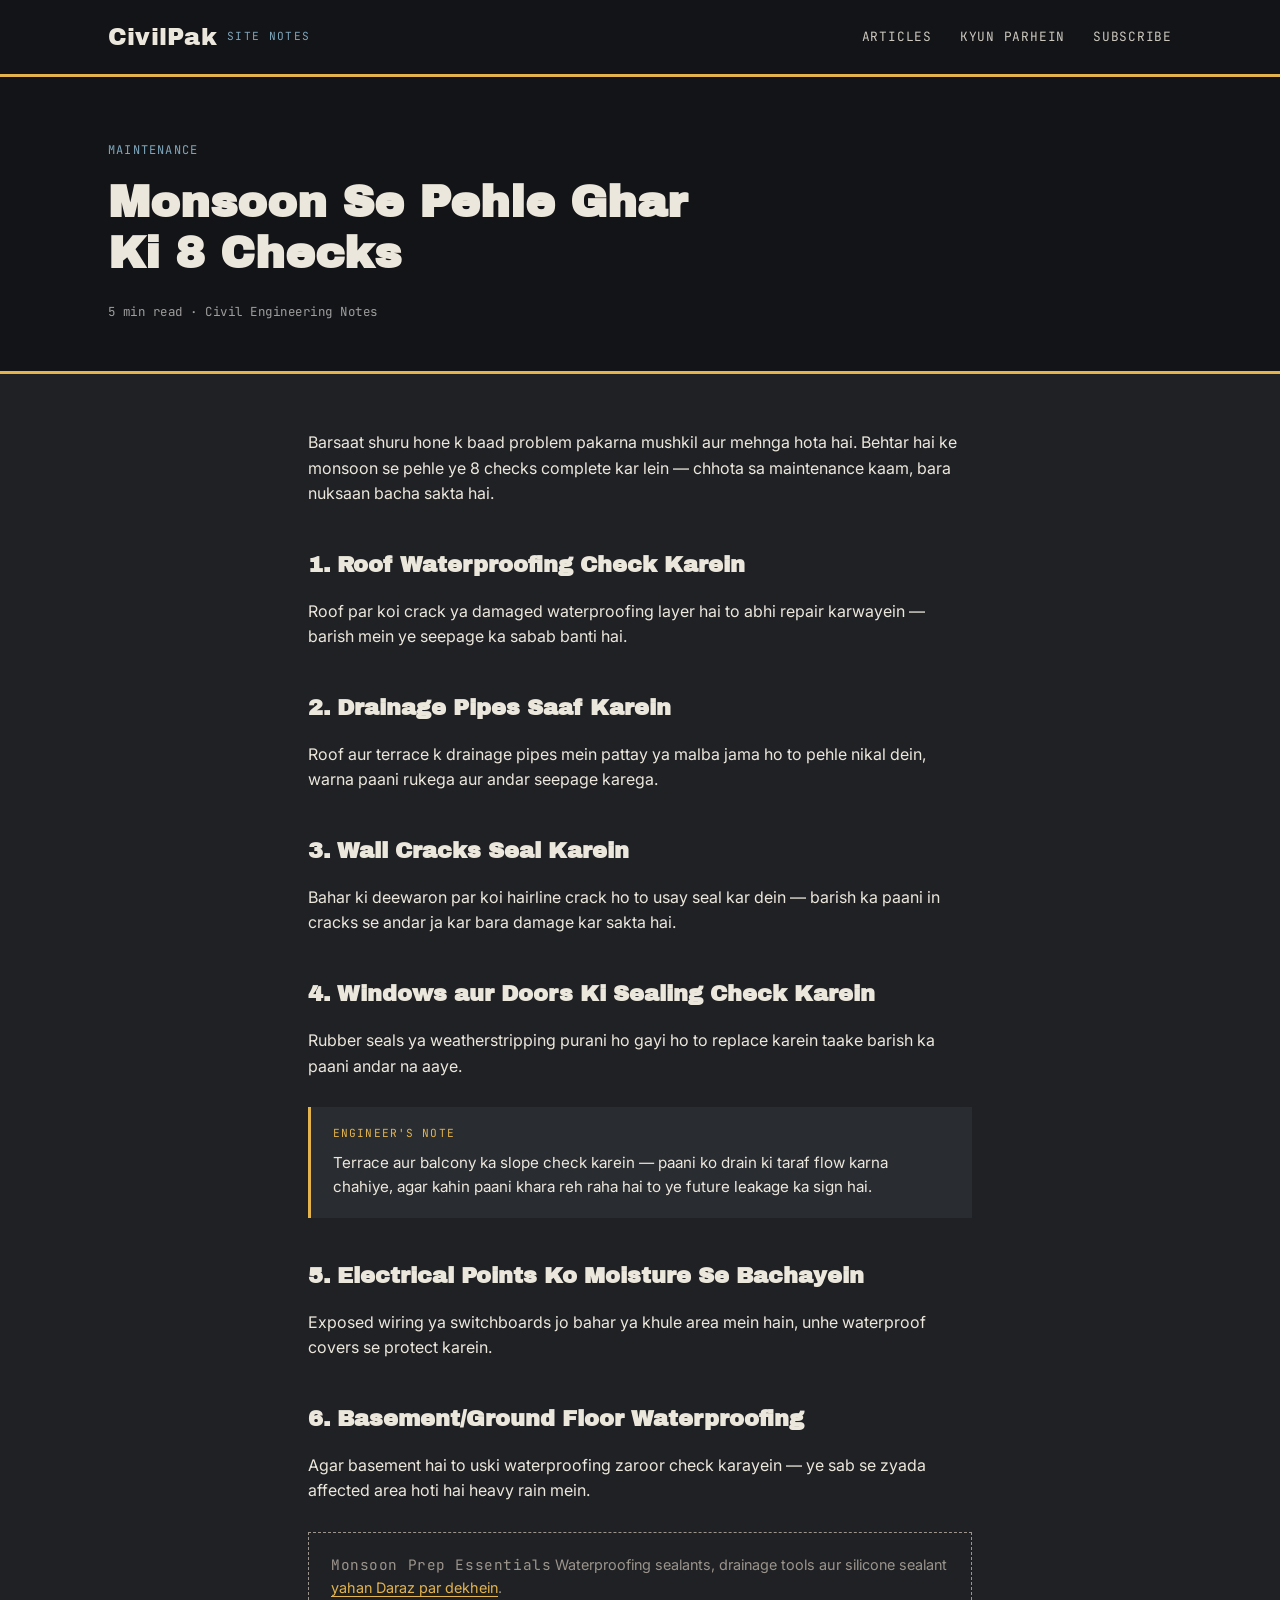
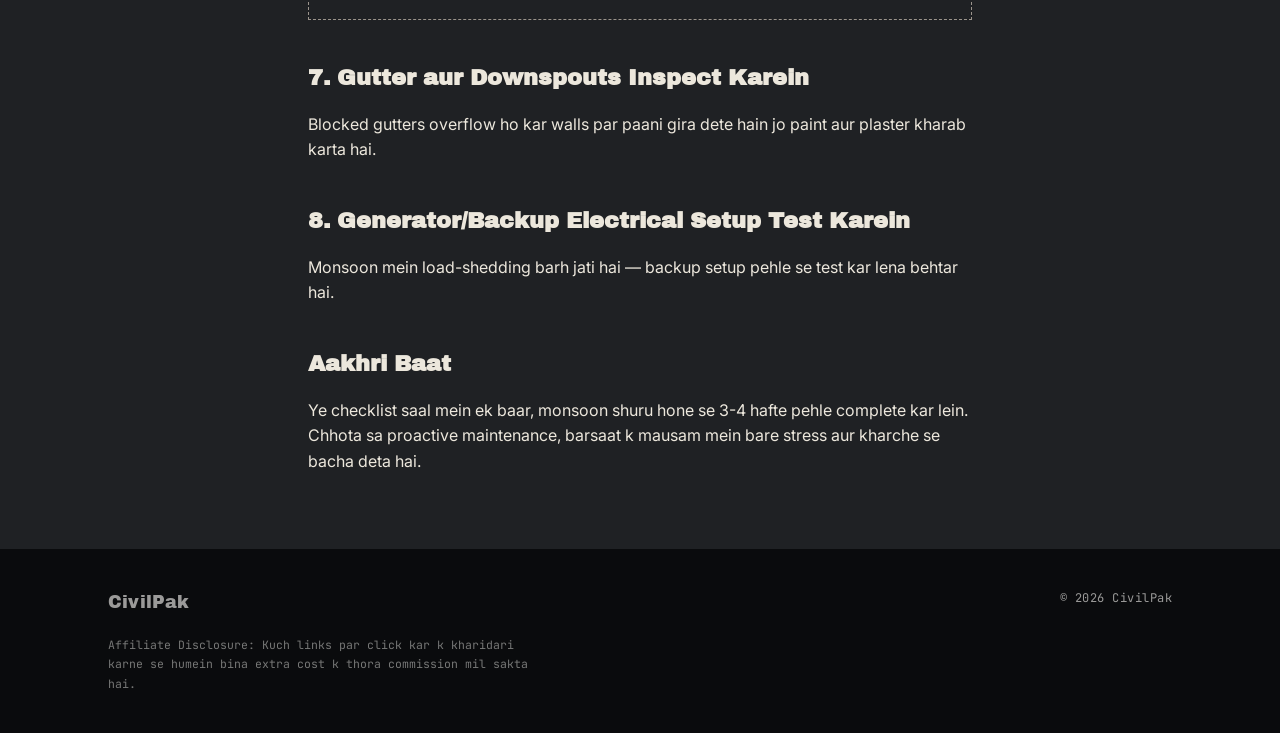
<file: article-monsoon-checklist.html>
<!DOCTYPE html>
<html lang="ur-PK">
<head>
<meta charset="UTF-8">
<meta name="viewport" content="width=device-width, initial-scale=1.0">
<title>Monsoon Se Pehle Ghar Ki 8 Checks | CivilPak</title>
<meta name="description" content="Roof leakage se le kar drainage tak — barsaat shuru hone se pehle ye checklist zaroor complete karein.">
<link rel="preconnect" href="https://fonts.googleapis.com">
<link href="https://fonts.googleapis.com/css2?family=Archivo+Black&family=Inter:wght@400;500;600&family=JetBrains+Mono:wght@400;500&display=swap" rel="stylesheet">
<link rel="stylesheet" href="style.css">
</head>
<body>

<header class="site">
  <div class="wrap">
    <a href="index.html" class="brand">
      <span class="mark">CivilPak</span>
      <span class="tag">Site Notes</span>
    </a>
    <nav class="site">
      <ul>
        <li><a href="index.html#articles">Articles</a></li>
        <li><a href="index.html#why">Kyun Parhein</a></li>
        <li><a href="index.html#subscribe">Subscribe</a></li>
      </ul>
    </nav>
  </div>
</header>

<div class="article-head">
  <div class="wrap">
    <span class="cat mono">Maintenance</span>
    <h1>Monsoon Se Pehle Ghar Ki 8 Checks</h1>
    <span class="meta mono">5 min read · Civil Engineering Notes</span>
  </div>
</div>

<article class="article-body">
  <p>Barsaat shuru hone k baad problem pakarna mushkil aur mehnga hota hai. Behtar hai ke monsoon se pehle ye 8 checks complete kar lein — chhota sa maintenance kaam, bara nuksaan bacha sakta hai.</p>

  <h2>1. Roof Waterproofing Check Karein</h2>
  <p>Roof par koi crack ya damaged waterproofing layer hai to abhi repair karwayein — barish mein ye seepage ka sabab banti hai.</p>

  <h2>2. Drainage Pipes Saaf Karein</h2>
  <p>Roof aur terrace k drainage pipes mein pattay ya malba jama ho to pehle nikal dein, warna paani rukega aur andar seepage karega.</p>

  <h2>3. Wall Cracks Seal Karein</h2>
  <p>Bahar ki deewaron par koi hairline crack ho to usay seal kar dein — barish ka paani in cracks se andar ja kar bara damage kar sakta hai.</p>

  <h2>4. Windows aur Doors Ki Sealing Check Karein</h2>
  <p>Rubber seals ya weatherstripping purani ho gayi ho to replace karein taake barish ka paani andar na aaye.</p>

  <div class="callout">
    <span class="label mono">Engineer's Note</span>
    Terrace aur balcony ka slope check karein — paani ko drain ki taraf flow karna chahiye, agar kahin paani khara reh raha hai to ye future leakage ka sign hai.
  </div>

  <h2>5. Electrical Points Ko Moisture Se Bachayein</h2>
  <p>Exposed wiring ya switchboards jo bahar ya khule area mein hain, unhe waterproof covers se protect karein.</p>

  <h2>6. Basement/Ground Floor Waterproofing</h2>
  <p>Agar basement hai to uski waterproofing zaroor check karayein — ye sab se zyada affected area hoti hai heavy rain mein.</p>

  <div class="affiliate-box">
    <span class="label mono" style="color:var(--concrete);">Monsoon Prep Essentials</span>
    Waterproofing sealants, drainage tools aur silicone sealant <a href="#">yahan Daraz par dekhein</a>.
  </div>

  <h2>7. Gutter aur Downspouts Inspect Karein</h2>
  <p>Blocked gutters overflow ho kar walls par paani gira dete hain jo paint aur plaster kharab karta hai.</p>

  <h2>8. Generator/Backup Electrical Setup Test Karein</h2>
  <p>Monsoon mein load-shedding barh jati hai — backup setup pehle se test kar lena behtar hai.</p>

  <h2>Aakhri Baat</h2>
  <p>Ye checklist saal mein ek baar, monsoon shuru hone se 3-4 hafte pehle complete kar lein. Chhota sa proactive maintenance, barsaat k mausam mein bare stress aur kharche se bacha deta hai.</p>
</article>

<footer class="site">
  <div class="wrap">
    <div>
      <div class="brand"><span class="mark" style="font-size:1.1rem;">CivilPak</span></div>
      <p class="disclosure">Affiliate Disclosure: Kuch links par click kar k kharidari karne se humein bina extra cost k thora commission mil sakta hai.</p>
    </div>
    <div class="mono" style="font-size:0.75rem;">© 2026 CivilPak</div>
  </div>
</footer>

</body>
</html>
</file>
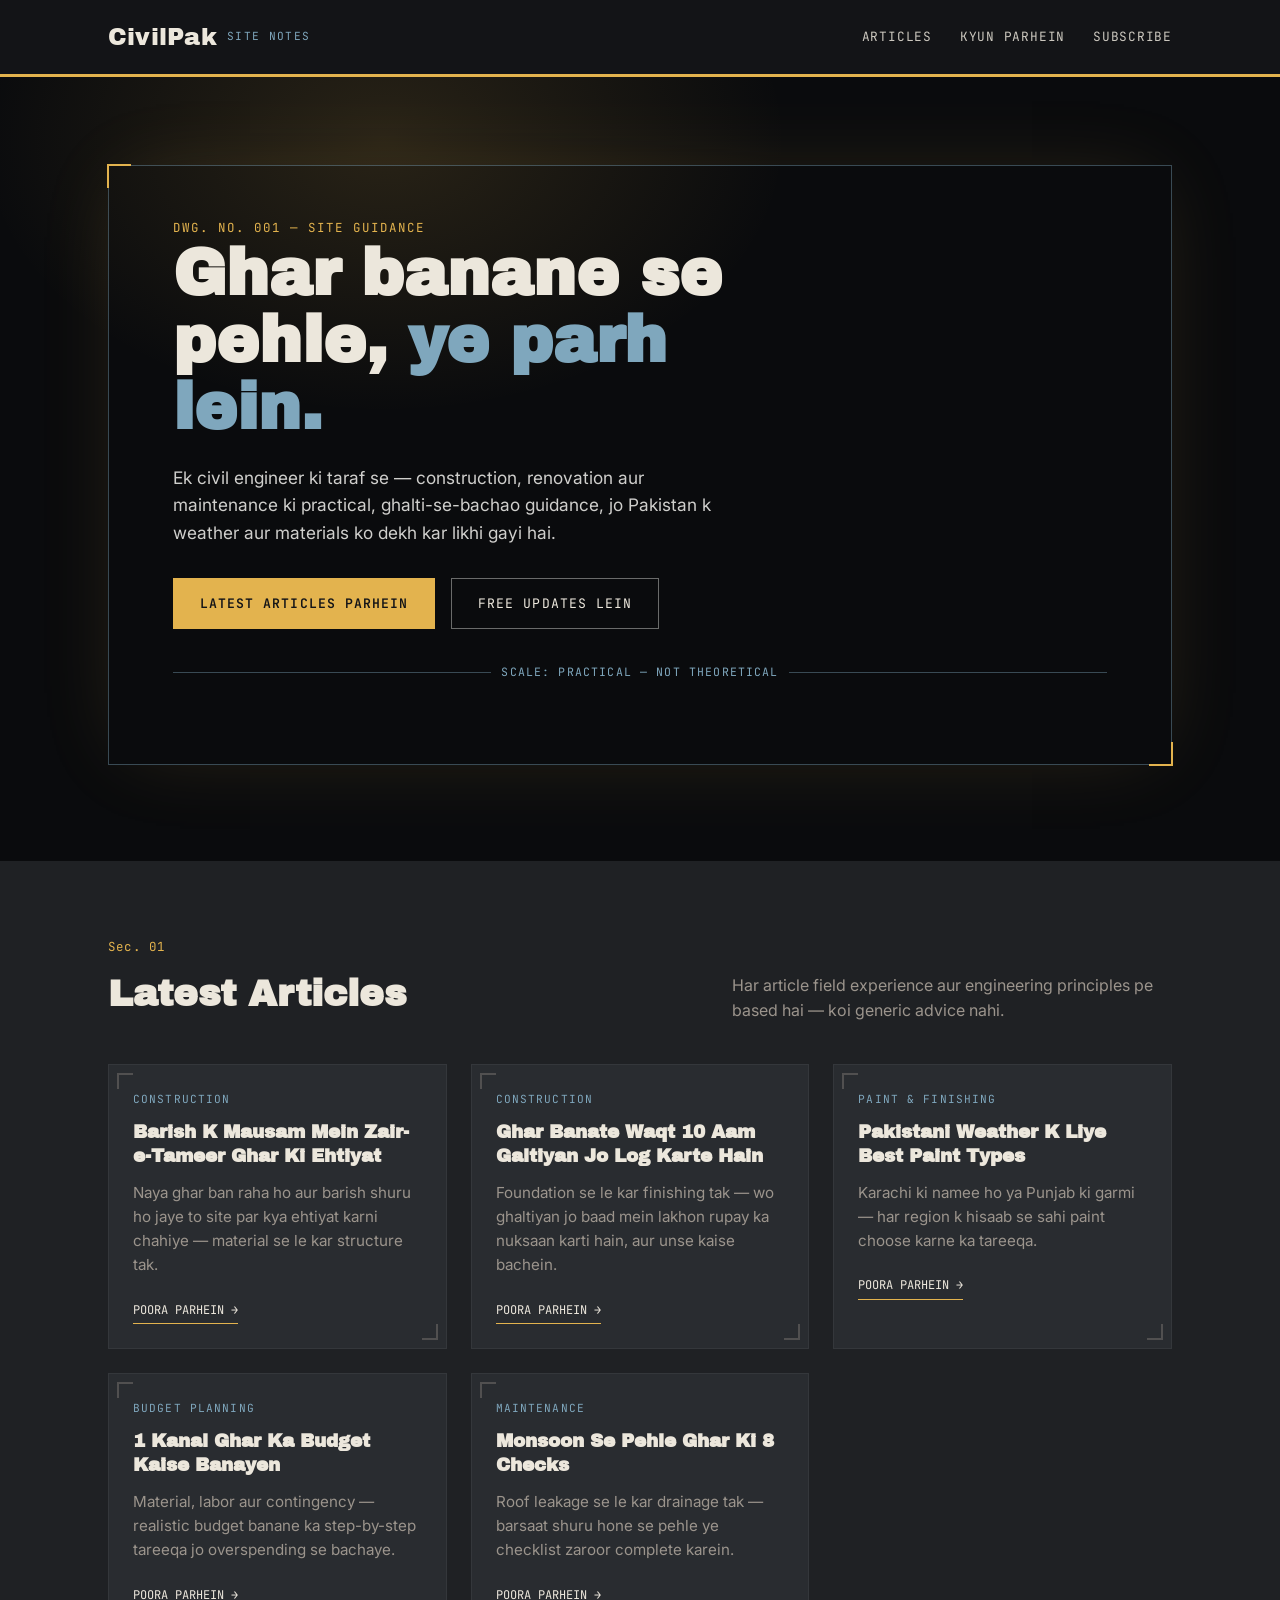
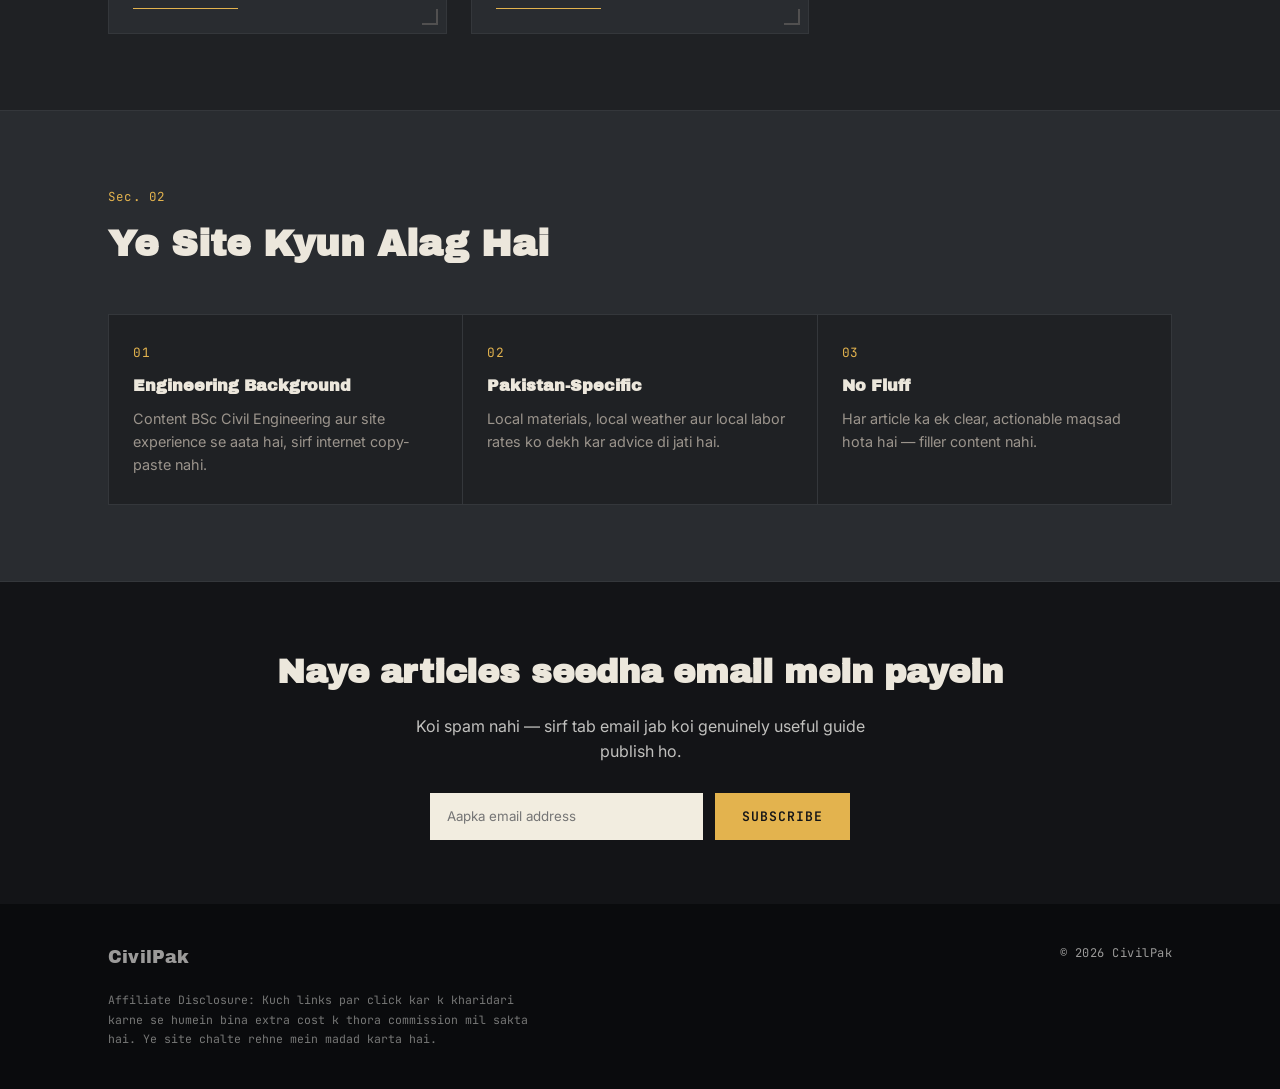
<file: index (1).html>
<!DOCTYPE html>
<html lang="ur-PK">
<head>
<meta charset="UTF-8">
<meta name="viewport" content="width=device-width, initial-scale=1.0">
<title>CivilPak — Construction &amp; Home Improvement Tips</title>
<meta name="description" content="Pakistan mein ghar banate, renovate karte aur maintain karte waqt kaam aane wali practical guidance — ek civil engineer ki taraf se.">
<link rel="preconnect" href="https://fonts.googleapis.com">
<link href="https://fonts.googleapis.com/css2?family=Archivo+Black&family=Inter:wght@400;500;600&family=JetBrains+Mono:wght@400;500&display=swap" rel="stylesheet">
<link rel="stylesheet" href="style.css">
</head>
<body>

<header class="site">
  <div class="wrap">
    <a href="index.html" class="brand">
      <span class="mark">CivilPak</span>
      <span class="tag">Site Notes</span>
    </a>
    <nav class="site">
      <ul>
        <li><a href="#articles">Articles</a></li>
        <li><a href="#why">Kyun Parhein</a></li>
        <li><a href="#subscribe">Subscribe</a></li>
      </ul>
    </nav>
  </div>
</header>

<section class="hero">
  <div class="wrap">
    <div class="sheet-frame">
      <span class="eyebrow mono">Dwg. No. 001 — Site Guidance</span>
      <h1>Ghar banane se pehle, <span class="accent">ye parh lein.</span></h1>
      <p class="lede">Ek civil engineer ki taraf se — construction, renovation aur maintenance ki practical, ghalti-se-bachao guidance, jo Pakistan k weather aur materials ko dekh kar likhi gayi hai.</p>
      <div class="cta-row">
        <a href="#articles" class="btn primary">Latest Articles Parhein</a>
        <a href="#subscribe" class="btn ghost">Free Updates Lein</a>
      </div>
      <div class="dim-line mono">SCALE: PRACTICAL — NOT THEORETICAL</div>
    </div>
  </div>
</section>

<section class="section" id="articles">
  <div class="wrap">
    <div class="section-head">
      <div>
        <span class="num mono">Sec. 01</span>
        <h2>Latest Articles</h2>
      </div>
      <p>Har article field experience aur engineering principles pe based hai — koi generic advice nahi.</p>
    </div>

    <div class="grid">
      <a href="article-barish-mein-zair-e-tameer-ghar.html" class="card">
        <span class="cat">Construction</span>
        <h3>Barish K Mausam Mein Zair-e-Tameer Ghar Ki Ehtiyat</h3>
        <p>Naya ghar ban raha ho aur barish shuru ho jaye to site par kya ehtiyat karni chahiye — material se le kar structure tak.</p>
        <span class="read">Poora Parhein →</span>
      </a>

      <a href="article-ghar-banane-ki-galtiyan.html" class="card">
        <span class="cat">Construction</span>
        <h3>Ghar Banate Waqt 10 Aam Galtiyan Jo Log Karte Hain</h3>
        <p>Foundation se le kar finishing tak — wo ghaltiyan jo baad mein lakhon rupay ka nuksaan karti hain, aur unse kaise bachein.</p>
        <span class="read">Poora Parhein →</span>
      </a>

      <a href="article-paint-types-pakistan.html" class="card">
        <span class="cat">Paint &amp; Finishing</span>
        <h3>Pakistani Weather K Liye Best Paint Types</h3>
        <p>Karachi ki namee ho ya Punjab ki garmi — har region k hisaab se sahi paint choose karne ka tareeqa.</p>
        <span class="read">Poora Parhein →</span>
      </a>

      <a href="article-budget-planning-1-kanal.html" class="card">
        <span class="cat">Budget Planning</span>
        <h3>1 Kanal Ghar Ka Budget Kaise Banayen</h3>
        <p>Material, labor aur contingency — realistic budget banane ka step-by-step tareeqa jo overspending se bachaye.</p>
        <span class="read">Poora Parhein →</span>
      </a>

      <a href="article-monsoon-checklist.html" class="card">
        <span class="cat">Maintenance</span>
        <h3>Monsoon Se Pehle Ghar Ki 8 Checks</h3>
        <p>Roof leakage se le kar drainage tak — barsaat shuru hone se pehle ye checklist zaroor complete karein.</p>
        <span class="read">Poora Parhein →</span>
      </a>
    </div>
  </div>
</section>

<section class="section alt" id="why">
  <div class="wrap">
    <div class="section-head">
      <div>
        <span class="num mono">Sec. 02</span>
        <h2>Ye Site Kyun Alag Hai</h2>
      </div>
    </div>
    <div class="strip">
      <div class="item">
        <span class="n mono">01</span>
        <h4>Engineering Background</h4>
        <p>Content BSc Civil Engineering aur site experience se aata hai, sirf internet copy-paste nahi.</p>
      </div>
      <div class="item">
        <span class="n mono">02</span>
        <h4>Pakistan-Specific</h4>
        <p>Local materials, local weather aur local labor rates ko dekh kar advice di jati hai.</p>
      </div>
      <div class="item">
        <span class="n mono">03</span>
        <h4>No Fluff</h4>
        <p>Har article ka ek clear, actionable maqsad hota hai — filler content nahi.</p>
      </div>
    </div>
  </div>
</section>

<section class="cta-block" id="subscribe">
  <div class="wrap">
    <h2>Naye articles seedha email mein payein</h2>
    <p>Koi spam nahi — sirf tab email jab koi genuinely useful guide publish ho.</p>
    <form class="subscribe-form" onsubmit="return false;">
      <input type="email" placeholder="Aapka email address" aria-label="Email address" required>
      <button type="submit" class="btn primary">Subscribe</button>
    </form>
  </div>
</section>

<footer class="site">
  <div class="wrap">
    <div>
      <div class="brand"><span class="mark" style="font-size:1.1rem;">CivilPak</span></div>
      <p class="disclosure">Affiliate Disclosure: Kuch links par click kar k kharidari karne se humein bina extra cost k thora commission mil sakta hai. Ye site chalte rehne mein madad karta hai.</p>
    </div>
    <div class="mono" style="font-size:0.75rem;">© 2026 CivilPak</div>
  </div>
</footer>

</body>
</html>
</file>
<file: style.css>
/* ===== CivilPak — Blueprint Design System ===== */

:root {
  --navy: #131417;
  --navy-deep: #0A0B0D;
  --paper: #1F2124;
  --paper-line: #34373B;
  --blue-line: #7FA7BD;
  --safety-orange: #E3B34E;
  --charcoal: #ECE7DC;
  --concrete: #9B948C;
  --white: #ECE7DC;
  --ink: #292C30;
  --paper-light: #F2EDE0;
}

* { box-sizing: border-box; margin: 0; padding: 0; }

html { scroll-behavior: smooth; }

body {
  background: var(--paper);
  color: var(--charcoal);
  font-family: 'Inter', -apple-system, sans-serif;
  line-height: 1.6;
  -webkit-font-smoothing: antialiased;
}

@media (prefers-reduced-motion: reduce) {
  html { scroll-behavior: auto; }
  * { animation-duration: 0.01ms !important; transition-duration: 0.01ms !important; }
}

a { color: inherit; text-decoration: none; }
img { max-width: 100%; display: block; }

.wrap {
  max-width: 1120px;
  margin: 0 auto;
  padding: 0 28px;
}

.mono {
  font-family: 'JetBrains Mono', monospace;
  letter-spacing: 0.04em;
}

/* ===== Header ===== */

header.site {
  background: var(--navy);
  color: var(--white);
  border-bottom: 3px solid var(--safety-orange);
  position: sticky;
  top: 0;
  z-index: 50;
}

header.site .wrap {
  display: flex;
  align-items: center;
  justify-content: space-between;
  padding-top: 18px;
  padding-bottom: 18px;
}

.brand {
  display: flex;
  align-items: center;
  gap: 10px;
}

.logo-mark { display: block; flex-shrink: 0; }

.brand .mark {
  font-family: 'Archivo Black', sans-serif;
  font-size: 1.5rem;
  letter-spacing: 0.01em;
}

.brand .tag {
  font-family: 'JetBrains Mono', monospace;
  font-size: 0.7rem;
  color: var(--blue-line);
  text-transform: uppercase;
  letter-spacing: 0.12em;
}

nav.site ul {
  display: flex;
  gap: 28px;
  list-style: none;
  font-family: 'JetBrains Mono', monospace;
  font-size: 0.8rem;
  text-transform: uppercase;
  letter-spacing: 0.06em;
}

nav.site a { opacity: 0.85; border-bottom: 1px solid transparent; padding-bottom: 4px; }
nav.site a:hover, nav.site a:focus-visible { opacity: 1; border-color: var(--safety-orange); }
nav.site a:focus-visible { outline: 2px solid var(--blue-line); outline-offset: 3px; }

/* ===== Hero: blueprint sheet ===== */

.hero {
  background:
    radial-gradient(ellipse 620px 420px at 30% 8%, rgba(227,179,78,0.14), transparent 65%),
    linear-gradient(var(--navy-deep), var(--navy-deep)),
    repeating-linear-gradient(0deg, transparent, transparent 39px, rgba(127,167,189,0.12) 40px),
    repeating-linear-gradient(90deg, transparent, transparent 39px, rgba(127,167,189,0.12) 40px);
  color: var(--white);
  padding: 88px 0 96px;
  position: relative;
  overflow: hidden;
}

.sheet-frame {
  position: relative;
  z-index: 1;
  border: 1px solid rgba(127,167,189,0.4);
  padding: 48px clamp(24px, 5vw, 64px);
  box-shadow: 0 0 80px -20px rgba(227,179,78,0.18);
}

.hero-illustration {
  position: absolute;
  inset: 0;
  z-index: 0;
  pointer-events: none;
  overflow: hidden;
}
.hero-illustration svg, .hero-illustration img { width: 100%; height: 100%; display: block; object-fit: cover; }
.hero-illustration::after {
  content: '';
  position: absolute;
  inset: 0;
  background:
    linear-gradient(100deg, rgba(10,11,13,0.94) 0%, rgba(10,11,13,0.75) 32%, rgba(10,11,13,0.45) 58%, rgba(10,11,13,0.25) 100%),
    linear-gradient(180deg, rgba(10,11,13,0.15) 0%, rgba(10,11,13,0.55) 100%);
}
.hero .wrap { position: relative; z-index: 2; }

.sheet-frame::before,
.sheet-frame::after,
.corner-tl, .corner-br {
  content: '';
  position: absolute;
  width: 22px;
  height: 22px;
  border: 2px solid var(--safety-orange);
}
.sheet-frame::before { top: -2px; left: -2px; border-right: none; border-bottom: none; }
.sheet-frame::after { bottom: -2px; right: -2px; border-left: none; border-top: none; }

.eyebrow {
  font-family: 'JetBrains Mono', monospace;
  font-size: 0.78rem;
  color: var(--safety-orange);
  text-transform: uppercase;
  letter-spacing: 0.16em;
  margin-bottom: 18px;
}

.hero h1 {
  font-family: 'Archivo Black', sans-serif;
  font-size: clamp(2.2rem, 5.4vw, 4rem);
  line-height: 1.05;
  max-width: 14ch;
  margin-bottom: 22px;
}

.hero h1 .accent { color: var(--blue-line); }

.hero p.lede {
  max-width: 52ch;
  color: rgba(251,250,246,0.82);
  font-size: 1.08rem;
  margin-bottom: 32px;
}

.dim-line {
  display: flex;
  align-items: center;
  gap: 10px;
  margin: 34px 0;
  color: var(--blue-line);
  font-family: 'JetBrains Mono', monospace;
  font-size: 0.72rem;
  letter-spacing: 0.1em;
}
.dim-line::before, .dim-line::after {
  content: '';
  flex: 1;
  height: 1px;
  background: rgba(127,167,189,0.4);
}

.cta-row { display: flex; gap: 16px; flex-wrap: wrap; }

.btn {
  display: inline-block;
  font-family: 'JetBrains Mono', monospace;
  font-size: 0.82rem;
  text-transform: uppercase;
  letter-spacing: 0.08em;
  padding: 14px 26px;
  border: 1px solid transparent;
  transition: transform 0.15s ease, background 0.15s ease;
}
.btn:focus-visible { outline: 2px solid var(--blue-line); outline-offset: 3px; }

.btn.primary { background: var(--safety-orange); color: var(--navy); font-weight: 600; }
.btn.primary:hover { transform: translateY(-2px); box-shadow: 0 10px 28px -6px rgba(227,179,78,0.45); }

.btn.ghost { border-color: rgba(251,250,246,0.4); color: var(--white); }
.btn.ghost:hover { border-color: var(--white); }

/* ===== Section shell ===== */

.section { padding: 76px 0; }
.section.alt { background: var(--ink); border-top: 1px solid var(--paper-line); border-bottom: 1px solid var(--paper-line); }

.section-head {
  display: flex;
  align-items: flex-end;
  justify-content: space-between;
  gap: 24px;
  margin-bottom: 40px;
  flex-wrap: wrap;
}

.section-head .num {
  font-family: 'JetBrains Mono', monospace;
  color: var(--safety-orange);
  font-size: 0.78rem;
  letter-spacing: 0.1em;
  display: block;
  margin-bottom: 8px;
}

.section-head h2 {
  font-family: 'Archivo Black', sans-serif;
  font-size: clamp(1.6rem, 3.4vw, 2.3rem);
}

.section-head p { color: var(--concrete); max-width: 44ch; }

/* ===== Post cards (spec-sheet style) ===== */

.grid {
  display: grid;
  grid-template-columns: repeat(auto-fit, minmax(280px, 1fr));
  gap: 24px;
}

.card {
  background: var(--ink);
  border: 1px solid var(--paper-line);
  position: relative;
  padding: 26px 24px 24px;
  transition: border-color 0.15s ease, transform 0.15s ease, box-shadow 0.2s ease;
}

.card::before, .card::after {
  content: '';
  position: absolute;
  width: 14px;
  height: 14px;
  border: 2px solid var(--concrete);
  opacity: 0.35;
}
.card::before { top: 8px; left: 8px; border-right: none; border-bottom: none; }
.card::after { bottom: 8px; right: 8px; border-left: none; border-top: none; }

.card:hover { border-color: var(--safety-orange); transform: translateY(-3px); box-shadow: 0 12px 32px -8px rgba(227,179,78,0.25); }

.card .cat {
  font-family: 'JetBrains Mono', monospace;
  font-size: 0.7rem;
  color: var(--blue-line);
  text-transform: uppercase;
  letter-spacing: 0.1em;
  margin-bottom: 12px;
  display: block;
}

.card h3 {
  font-family: 'Archivo Black', sans-serif;
  font-size: 1.15rem;
  line-height: 1.3;
  margin-bottom: 12px;
}

.card p { color: var(--concrete); font-size: 0.95rem; margin-bottom: 18px; }

.card .read {
  font-family: 'JetBrains Mono', monospace;
  font-size: 0.75rem;
  text-transform: uppercase;
  color: var(--charcoal);
  border-bottom: 1px solid var(--safety-orange);
  padding-bottom: 3px;
  display: inline-block;
}

/* ===== Why-this-works strip ===== */

.strip {
  display: grid;
  grid-template-columns: repeat(auto-fit, minmax(220px, 1fr));
  gap: 1px;
  background: var(--paper-line);
  border: 1px solid var(--paper-line);
}

.strip .item {
  background: var(--paper);
  padding: 28px 24px;
}

.strip .item .n {
  font-family: 'JetBrains Mono', monospace;
  color: var(--safety-orange);
  font-size: 0.8rem;
  display: block;
  margin-bottom: 10px;
}

.strip .item h4 {
  font-family: 'Archivo Black', sans-serif;
  font-size: 1rem;
  margin-bottom: 8px;
}

.strip .item p { color: var(--concrete); font-size: 0.9rem; }

/* ===== Newsletter / CTA ===== */

.cta-block {
  background: var(--navy);
  color: var(--white);
  padding: 64px 0;
  text-align: center;
}

.cta-block h2 {
  font-family: 'Archivo Black', sans-serif;
  font-size: clamp(1.5rem, 3vw, 2.1rem);
  margin-bottom: 14px;
}

.cta-block p { color: rgba(251,250,246,0.75); max-width: 46ch; margin: 0 auto 28px; }

.subscribe-form {
  display: flex;
  gap: 12px;
  max-width: 420px;
  margin: 0 auto;
  flex-wrap: wrap;
  justify-content: center;
}

.subscribe-form input[type="email"] {
  flex: 1;
  min-width: 220px;
  padding: 13px 16px;
  background: var(--paper-light);
  border: 1px solid transparent;
  font-family: 'Inter', sans-serif;
  color: var(--navy);
}
.subscribe-form input[type="email"]:focus-visible { outline: 2px solid var(--safety-orange); }

/* ===== Footer ===== */

footer.site {
  background: var(--navy-deep);
  color: rgba(251,250,246,0.6);
  padding: 40px 0;
  font-size: 0.85rem;
}

footer.site .wrap {
  display: flex;
  justify-content: space-between;
  flex-wrap: wrap;
  gap: 16px;
}

footer.site .disclosure {
  max-width: 60ch;
  font-family: 'JetBrains Mono', monospace;
  font-size: 0.72rem;
  line-height: 1.7;
  color: rgba(251,250,246,0.45);
  margin-top: 18px;
}

/* ===== Article page ===== */

.article-head {
  background: var(--navy);
  color: var(--white);
  padding: 64px 0 48px;
  border-bottom: 3px solid var(--safety-orange);
  position: relative;
  overflow: hidden;
}

.article-head .wrap { position: relative; z-index: 1; }

.head-illustration {
  position: absolute;
  inset: 0;
  z-index: 0;
  pointer-events: none;
  overflow: hidden;
}
.head-illustration svg, .head-illustration img { width: 100%; height: 100%; display: block; object-fit: cover; }
.head-illustration::after {
  content: '';
  position: absolute;
  inset: 0;
  background:
    linear-gradient(100deg, rgba(10,11,13,0.92) 0%, rgba(10,11,13,0.7) 34%, rgba(10,11,13,0.4) 62%, rgba(10,11,13,0.22) 100%),
    linear-gradient(180deg, rgba(10,11,13,0.1) 0%, rgba(10,11,13,0.5) 100%);
}

.article-head .cat {
  font-family: 'JetBrains Mono', monospace;
  color: var(--blue-line);
  font-size: 0.75rem;
  text-transform: uppercase;
  letter-spacing: 0.1em;
  margin-bottom: 16px;
  display: block;
}

.article-head h1 {
  font-family: 'Archivo Black', sans-serif;
  font-size: clamp(1.8rem, 4.4vw, 2.8rem);
  max-width: 20ch;
  line-height: 1.15;
  margin-bottom: 18px;
}

.article-head .meta {
  font-family: 'JetBrains Mono', monospace;
  font-size: 0.78rem;
  color: rgba(251,250,246,0.6);
}

.article-body {
  max-width: 720px;
  margin: 0 auto;
  padding: 56px 28px;
}

.article-illustration {
  max-width: 720px;
  margin: 0 auto;
  display: block;
}
.article-illustration svg { display: block; width: 100%; height: auto; }

.article-body h2 {
  font-family: 'Archivo Black', sans-serif;
  font-size: 1.4rem;
  margin: 40px 0 16px;
}

.article-body p { margin-bottom: 18px; color: var(--charcoal); }

.article-body ul, .article-body ol { margin: 0 0 18px 22px; }
.article-body li { margin-bottom: 8px; }

.callout {
  border-left: 3px solid var(--safety-orange);
  background: var(--ink);
  padding: 18px 22px;
  margin: 28px 0;
  font-size: 0.95rem;
}

.callout .label {
  font-family: 'JetBrains Mono', monospace;
  font-size: 0.7rem;
  text-transform: uppercase;
  color: var(--safety-orange);
  letter-spacing: 0.1em;
  display: block;
  margin-bottom: 8px;
}

.affiliate-box {
  border: 1px dashed var(--concrete);
  padding: 20px 22px;
  margin: 28px 0;
  font-size: 0.9rem;
  color: var(--concrete);
}

.affiliate-box a { color: var(--safety-orange); border-bottom: 1px solid var(--safety-orange); }

@media (max-width: 640px) {
  nav.site ul { display: none; }
  .article-body { padding: 40px 20px; }
}
</file>
